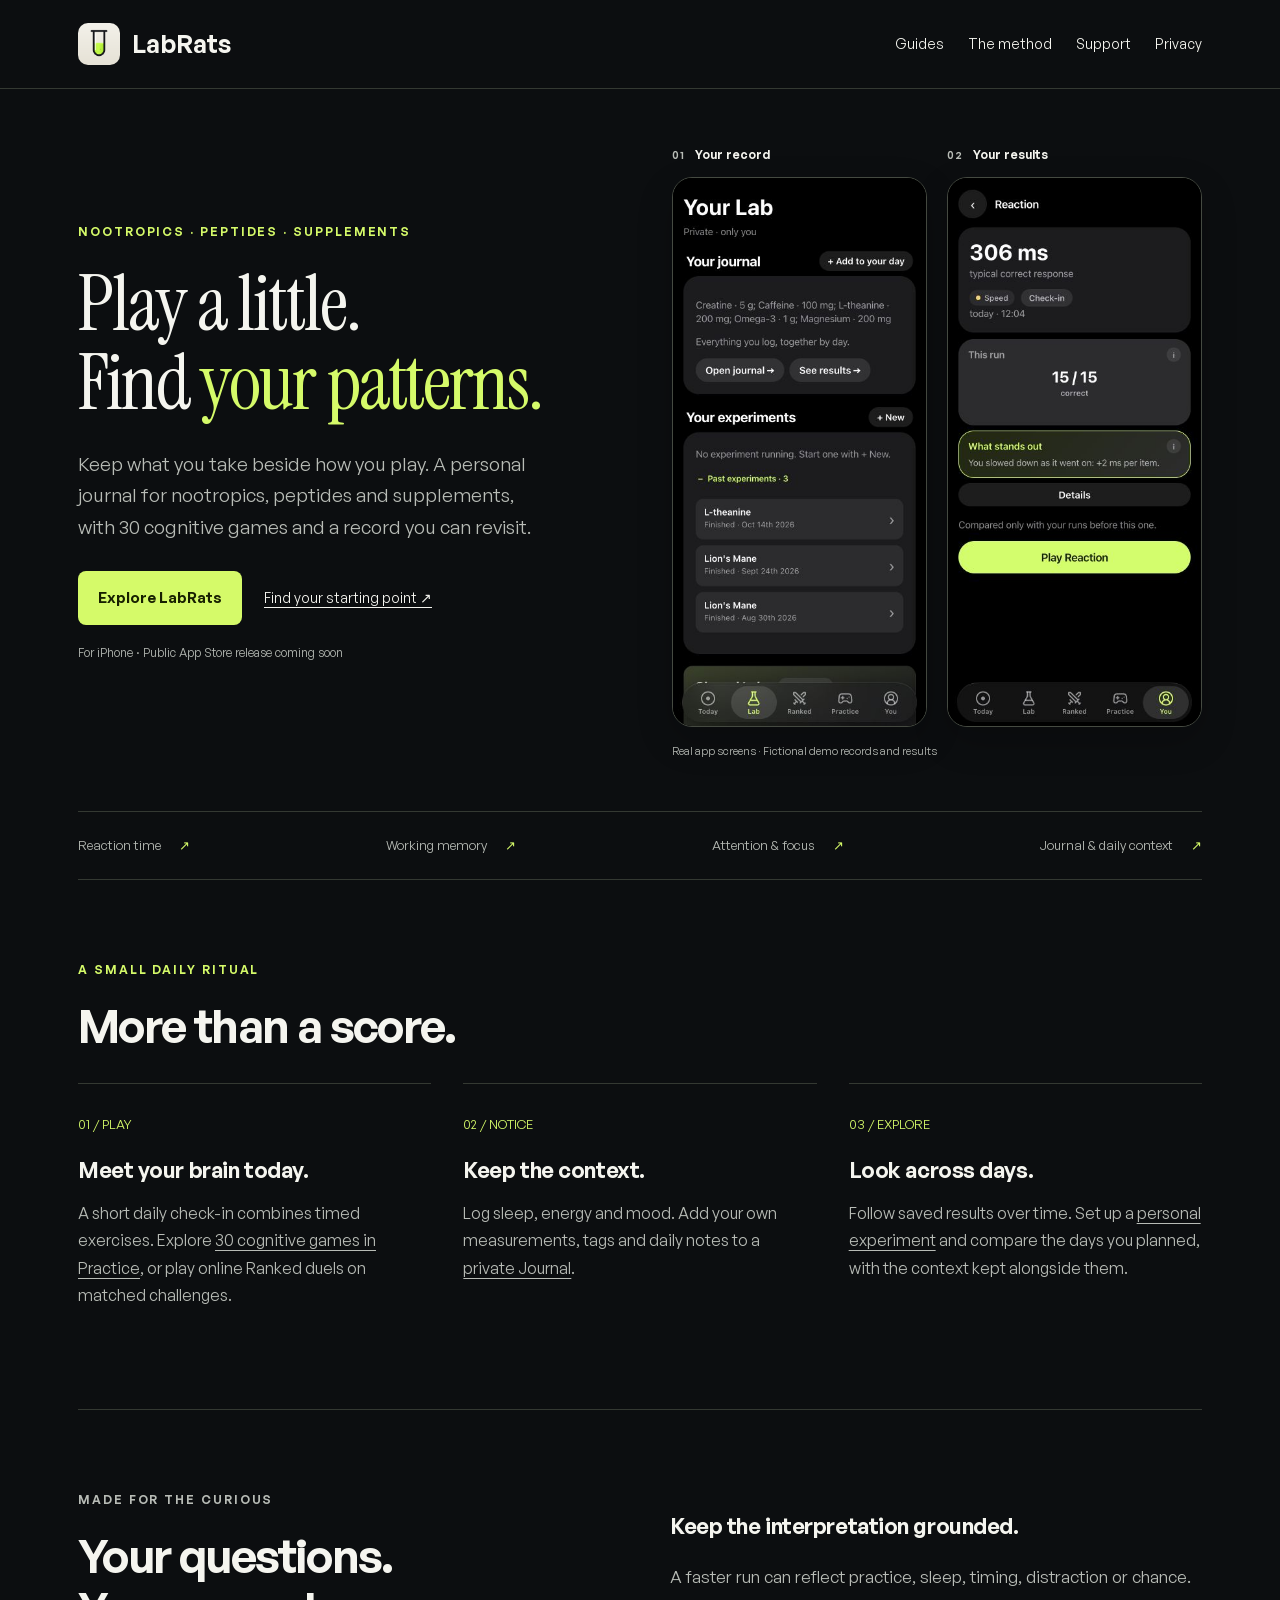
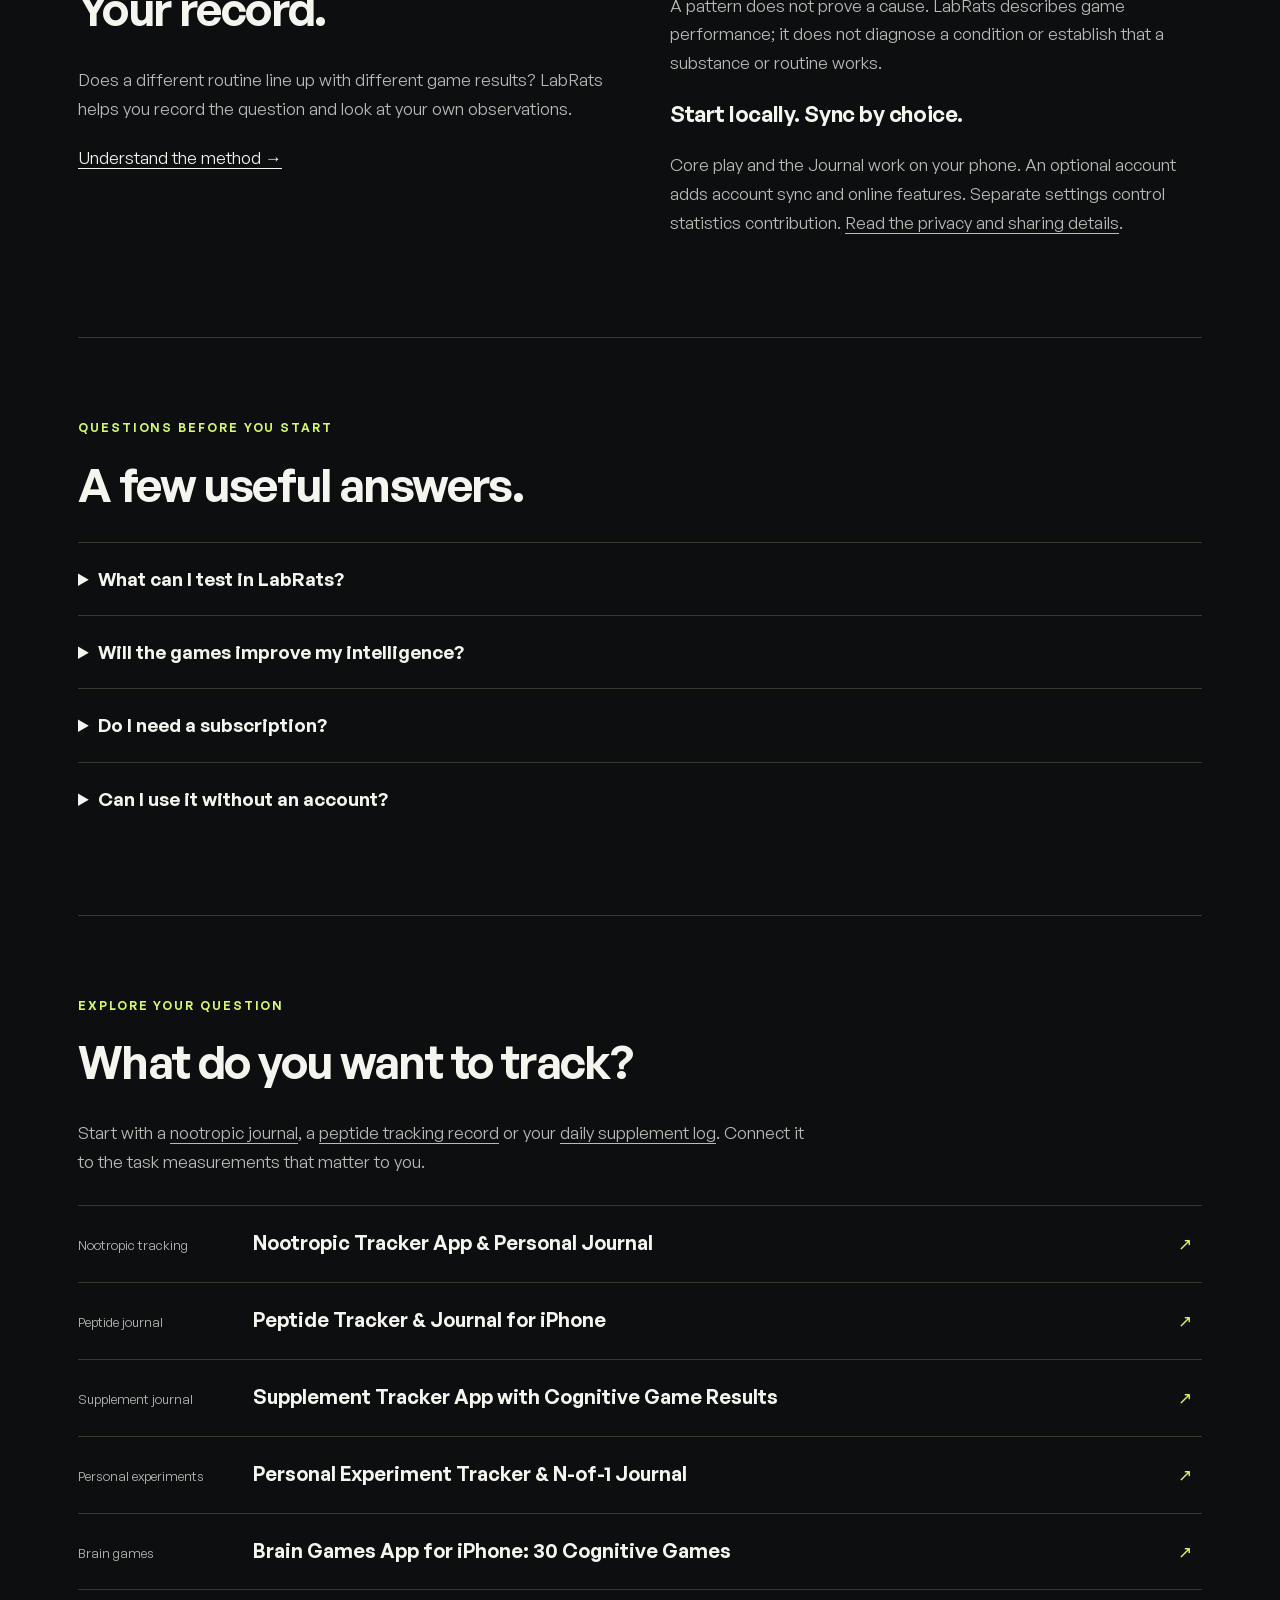
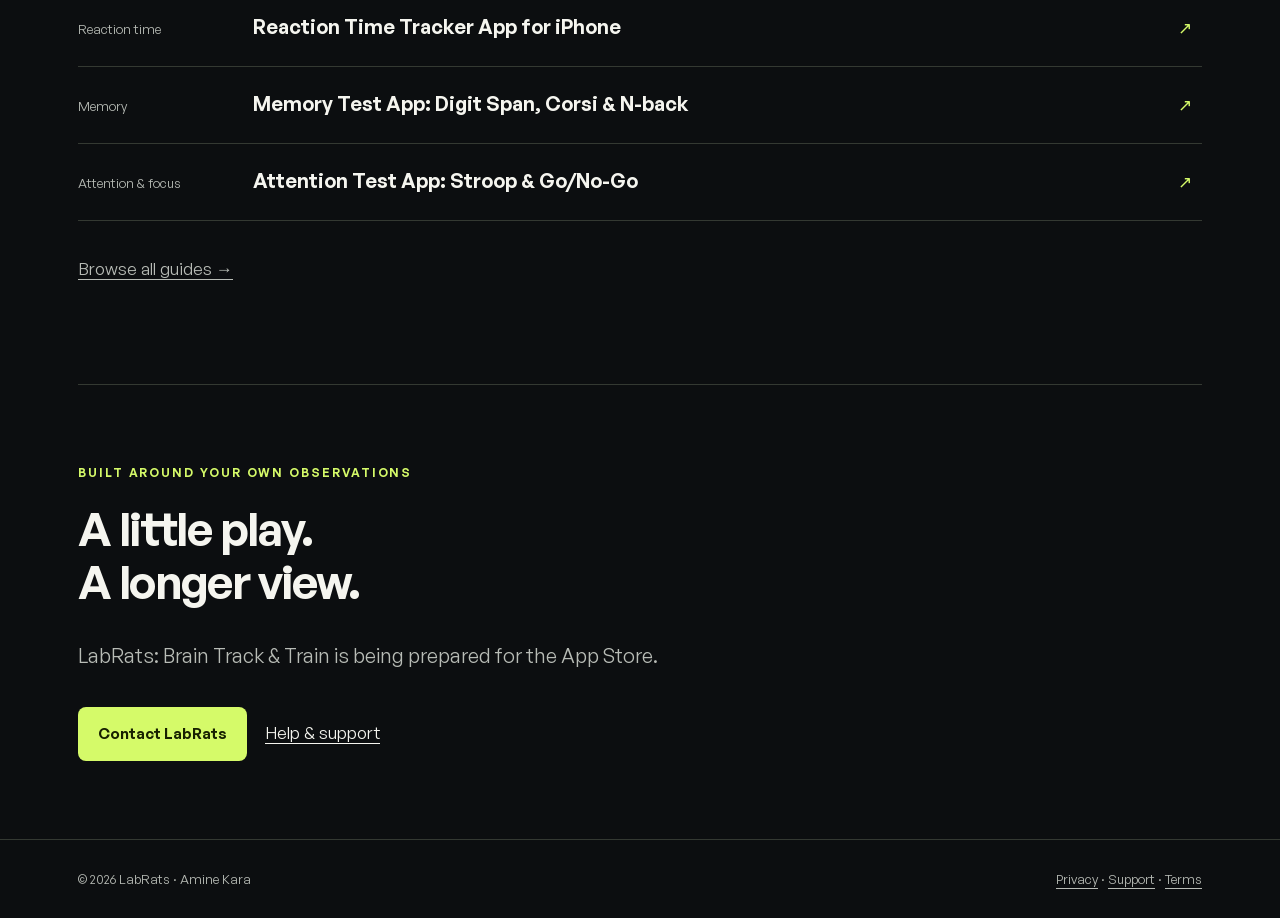
<file: index.html>
<!doctype html>
<html lang="en"><head><meta charset="utf-8"><meta name="viewport" content="width=device-width,initial-scale=1"><title>LabRats — Nootropics, Peptides &amp; Supplement Journal</title><meta name="description" content="Track nootropics, peptides and supplements beside reaction time, memory and attention games. Keep a private journal and plan personal experiments on iPhone."><link rel="canonical" href="https://aakk91.github.io/labrats-legal/"><meta name="robots" content="index,follow"><meta property="og:type" content="website"><meta property="og:title" content="LabRats — Nootropics, Peptides &amp; Supplement Journal"><meta property="og:description" content="Your own log of nootropics, peptides and supplements, alongside cognitive games and personal comparisons."><meta property="og:url" content="https://aakk91.github.io/labrats-legal/"><meta property="og:image" content="https://aakk91.github.io/labrats-legal/icon.png"><meta name="twitter:card" content="summary"><link rel="icon" href="icon.png"><link rel="stylesheet" href="style.css"><link rel="stylesheet" href="design.css"><script type="application/ld+json">{"@context":"https://schema.org","@type":"SoftwareApplication","name":"LabRats: Brain Track & Train","operatingSystem":"iOS","applicationCategory":"HealthApplication","url":"https://aakk91.github.io/labrats-legal/","description":"A personal journal for nootropics, peptides and supplements with cognitive games and planned comparisons.","image":"https://aakk91.github.io/labrats-legal/icon.png","publisher":{"@type":"Person","name":"Amine Kara"}}</script></head>
<body><a class="skip" href="#main">Skip to content</a><header><nav class="wrap" aria-label="Main"><a class="brand" href="./"><img src="icon.png" alt="" width="42" height="42">LabRats</a><div class="links"><a href="guides.html">Guides</a><a href="method.html">The method</a><a href="support.html">Support</a><a href="privacy-policy.html">Privacy</a></div></nav></header>
<main id="main" class="wrap"><div class="hero"><div><p class="eyebrow">Nootropics · Peptides · Supplements</p><h1>Play a little.<br>Find <em>your patterns.</em></h1><p class="lead">Keep what you take beside how you play. A personal journal for nootropics, peptides and supplements, with 30 cognitive games and a record you can revisit.</p><div class="actions"><a class="button" href="#how-it-works">Explore LabRats</a><a class="secondary" href="guides.html">Find your starting point <span aria-hidden="true">↗</span></a></div><p class="small" style="margin-top:18px">For iPhone · Public App Store release coming soon</p></div><figure class="home-screens"><div class="screen-pair"><div class="screen-panel"><p class="screen-label"><span>01</span> Your record</p><a href="supplement-tracker.html" aria-label="Explore the supplement journal"><img src="app-your-lab.jpg" alt="Actual LabRats Your Lab screen with a journal and past experiments" width="390" height="844" fetchpriority="high"></a></div><div class="screen-panel"><p class="screen-label"><span>02</span> Your results</p><a href="reaction-time-test.html" aria-label="Explore reaction-time results"><img src="app-reaction-result.jpg" alt="Actual LabRats Reaction result with response time and correct answers" width="390" height="844" fetchpriority="high"></a></div></div><figcaption>Real app screens · Fictional demo records and results</figcaption></figure></div>
<nav class="strip" aria-label="Explore measurements and tracking"><a href="reaction-time-test.html">Reaction time <span aria-hidden="true">↗</span></a><a href="memory-test.html">Working memory <span aria-hidden="true">↗</span></a><a href="attention-focus-tests.html">Attention &amp; focus <span aria-hidden="true">↗</span></a><a href="supplement-tracker.html">Journal &amp; daily context <span aria-hidden="true">↗</span></a></nav>
<section class="section" id="how-it-works"><p class="eyebrow">A small daily ritual</p><h2>More than a score.</h2><div class="grid"><article><span class="number">01 / PLAY</span><h3>Meet your brain today.</h3><p>A short daily check-in combines timed exercises. Explore <a href="brain-training-app.html">30 cognitive games in Practice</a>, or play online Ranked duels on matched challenges.</p></article><article><span class="number">02 / NOTICE</span><h3>Keep the context.</h3><p>Log sleep, energy and mood. Add your own measurements, tags and daily notes to a <a href="supplement-tracker.html">private Journal</a>.</p></article><article><span class="number">03 / EXPLORE</span><h3>Look across days.</h3><p>Follow saved results over time. Set up a <a href="personal-experiment-tracker.html">personal experiment</a> and compare the days you planned, with the context kept alongside them.</p></article></div></section>
<section class="section two"><div><p class="eyebrow">Made for the curious</p><h2>Your questions.<br>Your record.</h2><p>Does a different routine line up with different game results? LabRats helps you record the question and look at your own observations.</p><a href="method.html">Understand the method →</a></div><div><h3>Keep the interpretation grounded.</h3><p>A faster run can reflect practice, sleep, timing, distraction or chance. A pattern does not prove a cause. LabRats describes game performance; it does not diagnose a condition or establish that a substance or routine works.</p><h3>Start locally. Sync by choice.</h3><p>Core play and the Journal work on your phone. An optional account adds account sync and online features. Separate settings control statistics contribution. <a href="privacy-policy.html">Read the privacy and sharing details</a>.</p></div></section>
<section class="section"><p class="eyebrow">Questions before you start</p><h2>A few useful answers.</h2><details><summary>What can I test in LabRats?</summary><p>Games cover <a href="reaction-time-test.html">reaction time</a>, <a href="memory-test.html">memory</a>, <a href="attention-focus-tests.html">attention</a>, reasoning, spatial tasks and multitasking. The app records results and offers personal trends based on the play you save.</p></details><details><summary>Will the games improve my intelligence?</summary><p>LabRats makes no promise to increase intelligence or improve performance outside its games. You may get better at a task through practice. The useful record is how your own game results change over time. <a href="brain-training-app.html">Explore the games and their limits</a>.</p></details><details><summary>Do I need a subscription?</summary><p>Core play, the daily check-in, Journal and personal experiments are available without Premium. Premium adds unlimited history, deeper analyses, Full Assessment, shared Labs and an ad-free experience. Available prices are shown in the app before purchase.</p></details><details><summary>Can I use it without an account?</summary><p>Yes. Core local play works offline. An account is required for online features such as Ranked and account sync. See the <a href="privacy-policy.html">privacy policy</a> for exactly what leaves your phone.</p></details></section>
<section class="section"><p class="eyebrow">Explore your question</p><h2>What do you want to track?</h2><p>Start with a <a href="nootropic-tracker.html">nootropic journal</a>, a <a href="peptide-tracker.html">peptide tracking record</a> or your <a href="supplement-tracker.html">daily supplement log</a>. Connect it to the task measurements that matter to you.</p><div class="guide-list"><a href="nootropic-tracker.html"><span>Nootropic tracking</span><strong>Nootropic Tracker App &amp; Personal Journal</strong><span aria-hidden="true">↗</span></a><a href="peptide-tracker.html"><span>Peptide journal</span><strong>Peptide Tracker &amp; Journal for iPhone</strong><span aria-hidden="true">↗</span></a><a href="supplement-tracker.html"><span>Supplement journal</span><strong>Supplement Tracker App with Cognitive Game Results</strong><span aria-hidden="true">↗</span></a><a href="personal-experiment-tracker.html"><span>Personal experiments</span><strong>Personal Experiment Tracker &amp; N-of-1 Journal</strong><span aria-hidden="true">↗</span></a><a href="brain-training-app.html"><span>Brain games</span><strong>Brain Games App for iPhone: 30 Cognitive Games</strong><span aria-hidden="true">↗</span></a><a href="reaction-time-test.html"><span>Reaction time</span><strong>Reaction Time Tracker App for iPhone</strong><span aria-hidden="true">↗</span></a><a href="memory-test.html"><span>Memory</span><strong>Memory Test App: Digit Span, Corsi &amp; N-back</strong><span aria-hidden="true">↗</span></a><a href="attention-focus-tests.html"><span>Attention &amp; focus</span><strong>Attention Test App: Stroop &amp; Go/No-Go</strong><span aria-hidden="true">↗</span></a></div><p><a href="guides.html">Browse all guides →</a></p></section><section class="closing"><p class="eyebrow">Built around your own observations</p><h2>A little play.<br>A longer view.</h2><p class="lead">LabRats: Brain Track &amp; Train is being prepared for the App Store.</p><div class="actions"><a class="button" href="mailto:applabrat@gmail.com">Contact LabRats</a><a href="support.html">Help &amp; support</a></div></section></main><footer><div class="wrap"><span>© 2026 LabRats · Amine Kara</span><span><a href="privacy-policy.html">Privacy</a> · <a href="support.html">Support</a> · <a href="https://www.apple.com/legal/internet-services/itunes/dev/stdeula/">Terms</a></span></div></footer></body></html>
</file>
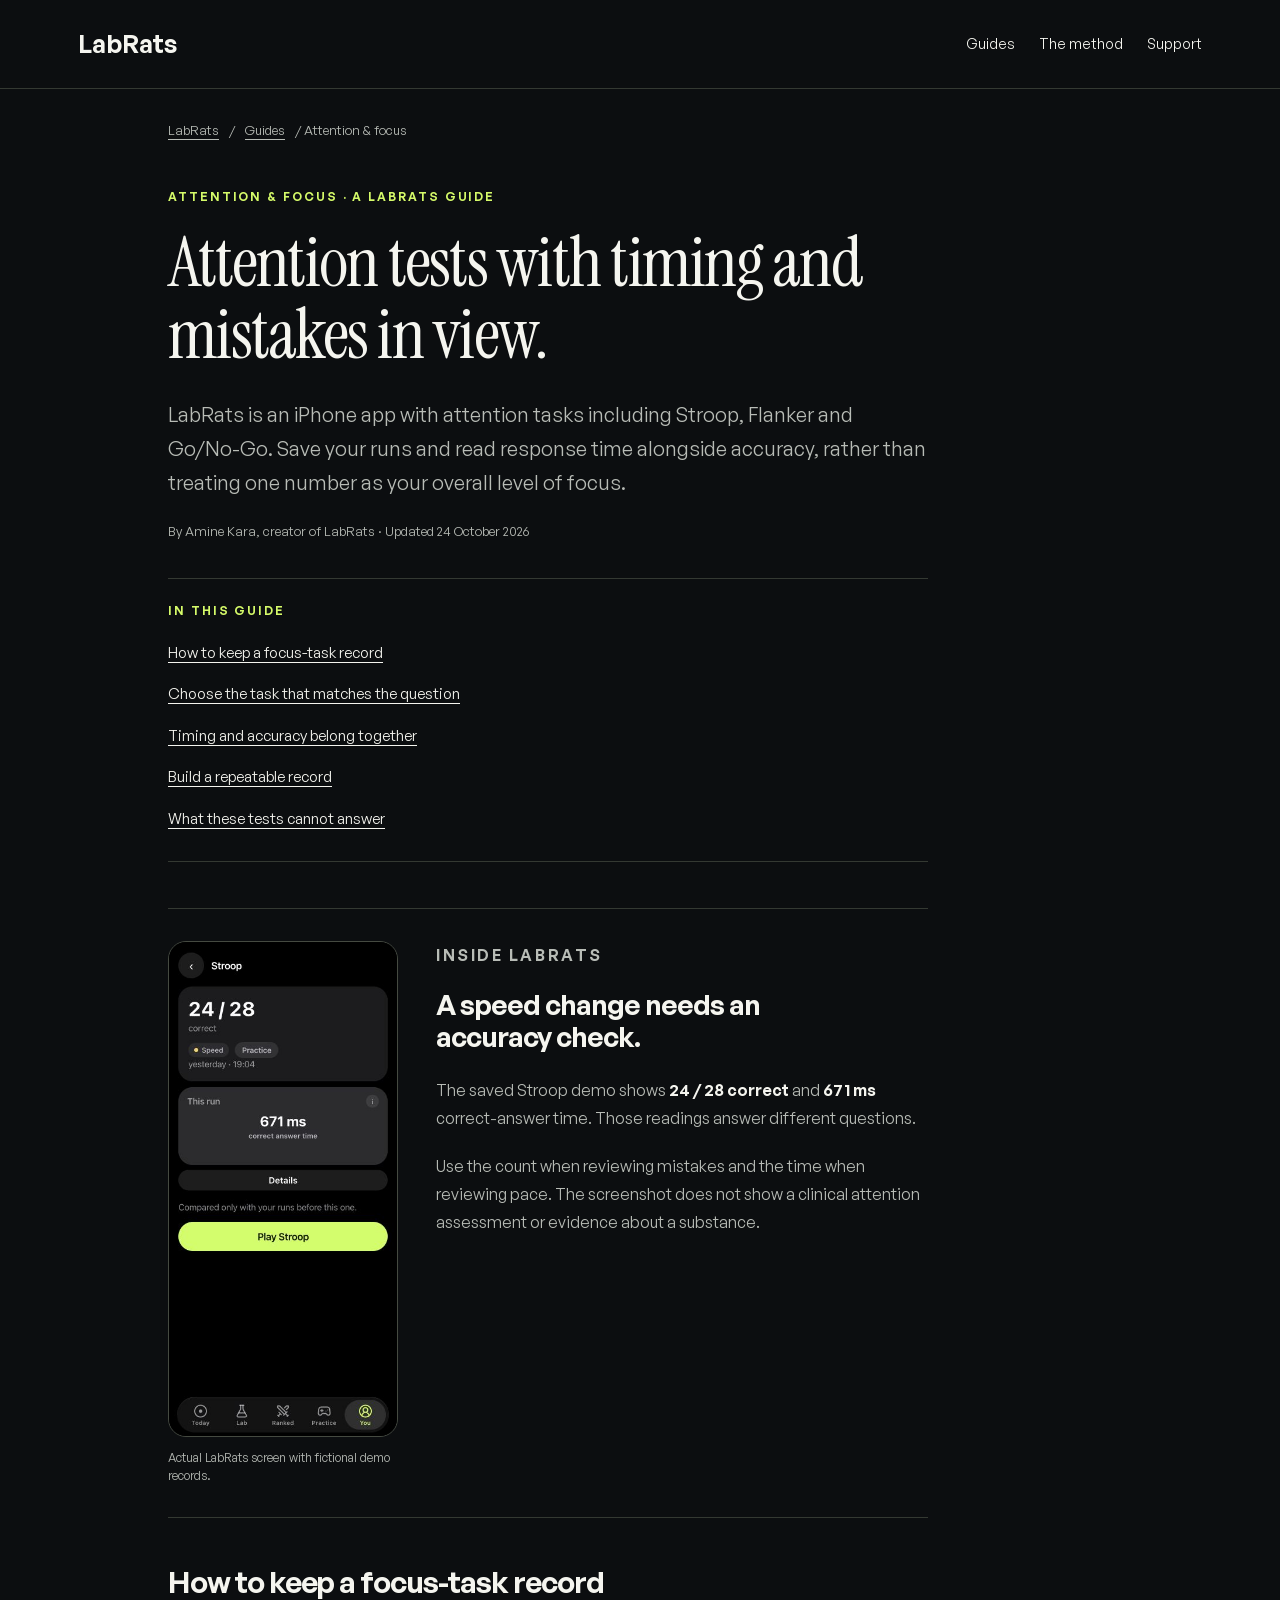
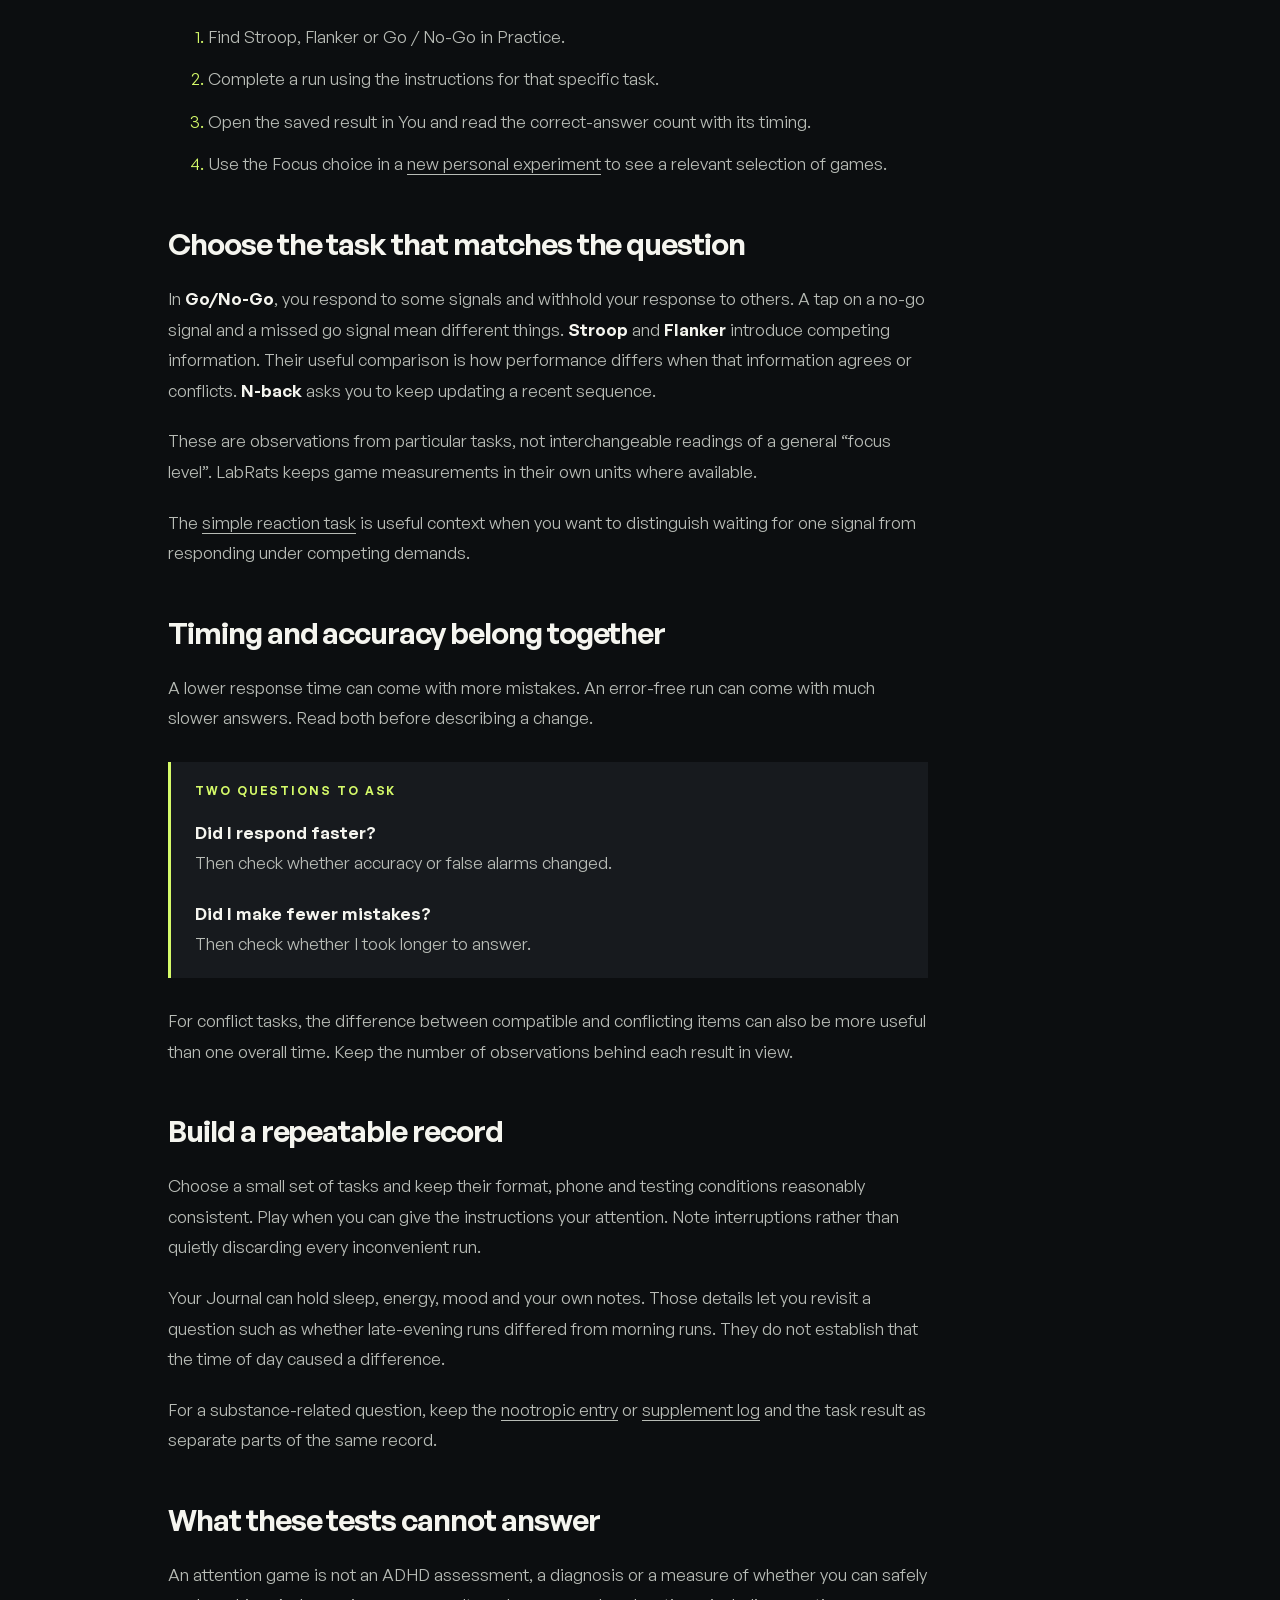
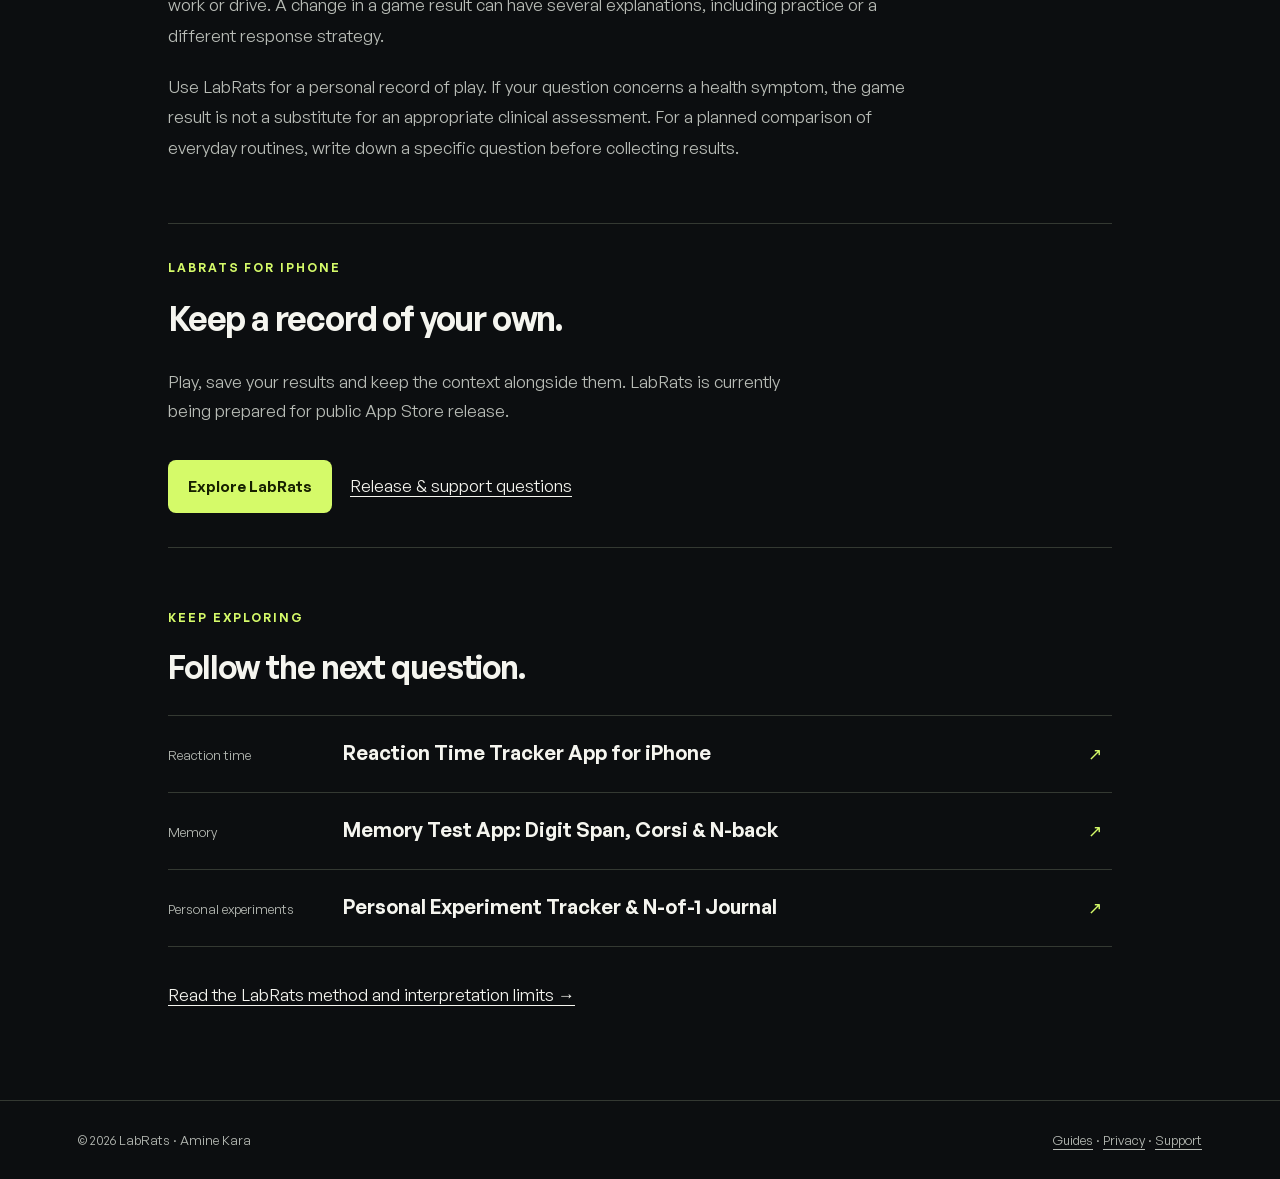
<file: attention-focus-tests.html>
<!doctype html>
<html lang="en"><head><meta charset="utf-8"><meta name="viewport" content="width=device-width,initial-scale=1">
<title>Attention Test App: Stroop &amp; Go/No-Go | LabRats</title><meta name="description" content="Read Stroop and Go/No-Go attention-game results through timing and accuracy. Explore LabRats for iPhone with saved runs and personal comparisons."><meta name="robots" content="index,follow,max-image-preview:large">
<link rel="canonical" href="https://aakk91.github.io/labrats-legal/attention-focus-tests.html"><link rel="stylesheet" href="style.css"><link rel="stylesheet" href="design.css"><link rel="icon" href="icon.png">
<meta property="og:type" content="article"><meta property="og:title" content="Attention Test App: Stroop &amp; Go/No-Go"><meta property="og:description" content="Read Stroop and Go/No-Go attention-game results through timing and accuracy. Explore LabRats for iPhone with saved runs and personal comparisons."><meta property="og:url" content="https://aakk91.github.io/labrats-legal/attention-focus-tests.html"><meta property="og:image" content="https://aakk91.github.io/labrats-legal/icon.png"><meta name="twitter:card" content="summary">
<script type="application/ld+json">{"@context": "https://schema.org", "@graph": [{"@type": "Article", "headline": "Attention Test App: Stroop & Go/No-Go", "description": "Read Stroop and Go/No-Go attention-game results through timing and accuracy. Explore LabRats for iPhone with saved runs and personal comparisons.", "datePublished": "2026-10-24", "dateModified": "2026-10-24", "inLanguage": "en", "mainEntityOfPage": "https://aakk91.github.io/labrats-legal/attention-focus-tests.html", "author": {"@type": "Person", "name": "Amine Kara", "url": "https://aakk91.github.io/labrats-legal/support.html"}, "publisher": {"@type": "Organization", "name": "LabRats", "url": "https://aakk91.github.io/labrats-legal/"}, "image": "https://aakk91.github.io/labrats-legal/app-stroop-result.jpg"}, {"@type": "BreadcrumbList", "itemListElement": [{"@type": "ListItem", "position": 1, "name": "LabRats", "item": "https://aakk91.github.io/labrats-legal/"}, {"@type": "ListItem", "position": 2, "name": "Guides", "item": "https://aakk91.github.io/labrats-legal/guides.html"}, {"@type": "ListItem", "position": 3, "name": "Attention & focus", "item": "https://aakk91.github.io/labrats-legal/attention-focus-tests.html"}]}]}</script></head><body>
<a class="skip" href="#main">Skip to content</a><header><nav class="wrap" aria-label="Main"><a class="brand" href="./">LabRats</a><div class="links"><a href="guides.html">Guides</a><a href="method.html">The method</a><a href="support.html">Support</a></div></nav></header><main id="main" class="wrap guide"><nav class="breadcrumbs" aria-label="Breadcrumb"><a href="./">LabRats</a><span>/</span><a href="guides.html">Guides</a><span>/ Attention &amp; focus</span></nav><article><div class="guide-intro"><p class="eyebrow">Attention &amp; focus · A LabRats guide</p><h1>Attention tests with timing and mistakes in view.</h1><p class="lead">LabRats is an iPhone app with attention tasks including Stroop, Flanker and Go/No-Go. Save your runs and read response time alongside accuracy, rather than treating one number as your overall level of focus.</p><p class="small">By Amine Kara, creator of LabRats · Updated <time datetime="2026-10-24">24 October 2026</time></p></div><nav class="contents" aria-label="On this page"><p class="eyebrow">In this guide</p><a href="#section-1">How to keep a focus-task record</a><a href="#section-2">Choose the task that matches the question</a><a href="#section-3">Timing and accuracy belong together</a><a href="#section-4">Build a repeatable record</a><a href="#section-5">What these tests cannot answer</a></nav><div class="article-body"><section class="app-proof" aria-label="Actual app screen"><figure><a href="app-stroop-result.jpg" aria-label="Open full-size app screenshot"><img src="app-stroop-result.jpg" alt="LabRats Stroop result showing 24 of 28 correct and 671 milliseconds correct-answer time." width="390" height="844" loading="lazy" decoding="async"></a><figcaption>Actual LabRats screen with fictional demo records.</figcaption></figure><div><p class="eyebrow">Inside LabRats</p><h2>A speed change needs an accuracy check.</h2><p>The saved Stroop demo shows <strong>24 / 28 correct</strong> and <strong>671 ms</strong> correct-answer time. Those readings answer different questions.</p><p>Use the count when reviewing mistakes and the time when reviewing pace. The screenshot does not show a clinical attention assessment or evidence about a substance.</p></div></section><section id="section-1"><h2>How to keep a focus-task record</h2><ol><li>Find Stroop, Flanker or Go / No-Go in Practice.</li><li>Complete a run using the instructions for that specific task.</li><li>Open the saved result in You and read the correct-answer count with its timing.</li><li>Use the Focus choice in a <a href="personal-experiment-tracker.html">new personal experiment</a> to see a relevant selection of games.</li></ol></section><section id="section-2"><h2>Choose the task that matches the question</h2><p>In <strong>Go/No-Go</strong>, you respond to some signals and withhold your response to others. A tap on a no-go signal and a missed go signal mean different things. <strong>Stroop</strong> and <strong>Flanker</strong> introduce competing information. Their useful comparison is how performance differs when that information agrees or conflicts. <strong>N-back</strong> asks you to keep updating a recent sequence.</p><p>These are observations from particular tasks, not interchangeable readings of a general “focus level”. LabRats keeps game measurements in their own units where available.</p><p>The <a href="reaction-time-test.html">simple reaction task</a> is useful context when you want to distinguish waiting for one signal from responding under competing demands.</p></section><section id="section-3"><h2>Timing and accuracy belong together</h2><p>A lower response time can come with more mistakes. An error-free run can come with much slower answers. Read both before describing a change.</p><div class="example"><span class="eyebrow">Two questions to ask</span><p><strong>Did I respond faster?</strong><br>Then check whether accuracy or false alarms changed.</p><p><strong>Did I make fewer mistakes?</strong><br>Then check whether I took longer to answer.</p></div><p>For conflict tasks, the difference between compatible and conflicting items can also be more useful than one overall time. Keep the number of observations behind each result in view.</p></section><section id="section-4"><h2>Build a repeatable record</h2><p>Choose a small set of tasks and keep their format, phone and testing conditions reasonably consistent. Play when you can give the instructions your attention. Note interruptions rather than quietly discarding every inconvenient run.</p><p>Your Journal can hold sleep, energy, mood and your own notes. Those details let you revisit a question such as whether late-evening runs differed from morning runs. They do not establish that the time of day caused a difference.</p><p>For a substance-related question, keep the <a href="nootropic-tracker.html">nootropic entry</a> or <a href="supplement-tracker.html">supplement log</a> and the task result as separate parts of the same record.</p></section><section id="section-5"><h2>What these tests cannot answer</h2><p>An attention game is not an ADHD assessment, a diagnosis or a measure of whether you can safely work or drive. A change in a game result can have several explanations, including practice or a different response strategy.</p><p>Use LabRats for a personal record of play. If your question concerns a health symptom, the game result is not a substitute for an appropriate clinical assessment. For a planned comparison of everyday routines, write down a specific question before collecting results.</p></section></div></article><aside class="guide-cta"><p class="eyebrow">LabRats for iPhone</p><h2>Keep a record of your own.</h2><p>Play, save your results and keep the context alongside them. LabRats is currently being prepared for public App Store release.</p><div class="actions"><a class="button" href="./">Explore LabRats</a><a href="support.html">Release &amp; support questions</a></div></aside><section class="related"><p class="eyebrow">Keep exploring</p><h2>Follow the next question.</h2><div class="guide-list"><a href="reaction-time-test.html"><span>Reaction time</span><strong>Reaction Time Tracker App for iPhone</strong><span aria-hidden="true">↗</span></a><a href="memory-test.html"><span>Memory</span><strong>Memory Test App: Digit Span, Corsi &amp; N-back</strong><span aria-hidden="true">↗</span></a><a href="personal-experiment-tracker.html"><span>Personal experiments</span><strong>Personal Experiment Tracker &amp; N-of-1 Journal</strong><span aria-hidden="true">↗</span></a></div><p><a href="method.html">Read the LabRats method and interpretation limits →</a></p></section></main><footer><div class="wrap"><span>© 2026 LabRats · Amine Kara</span><span><a href="guides.html">Guides</a> · <a href="privacy-policy.html">Privacy</a> · <a href="support.html">Support</a></span></div></footer></body></html>
</file>
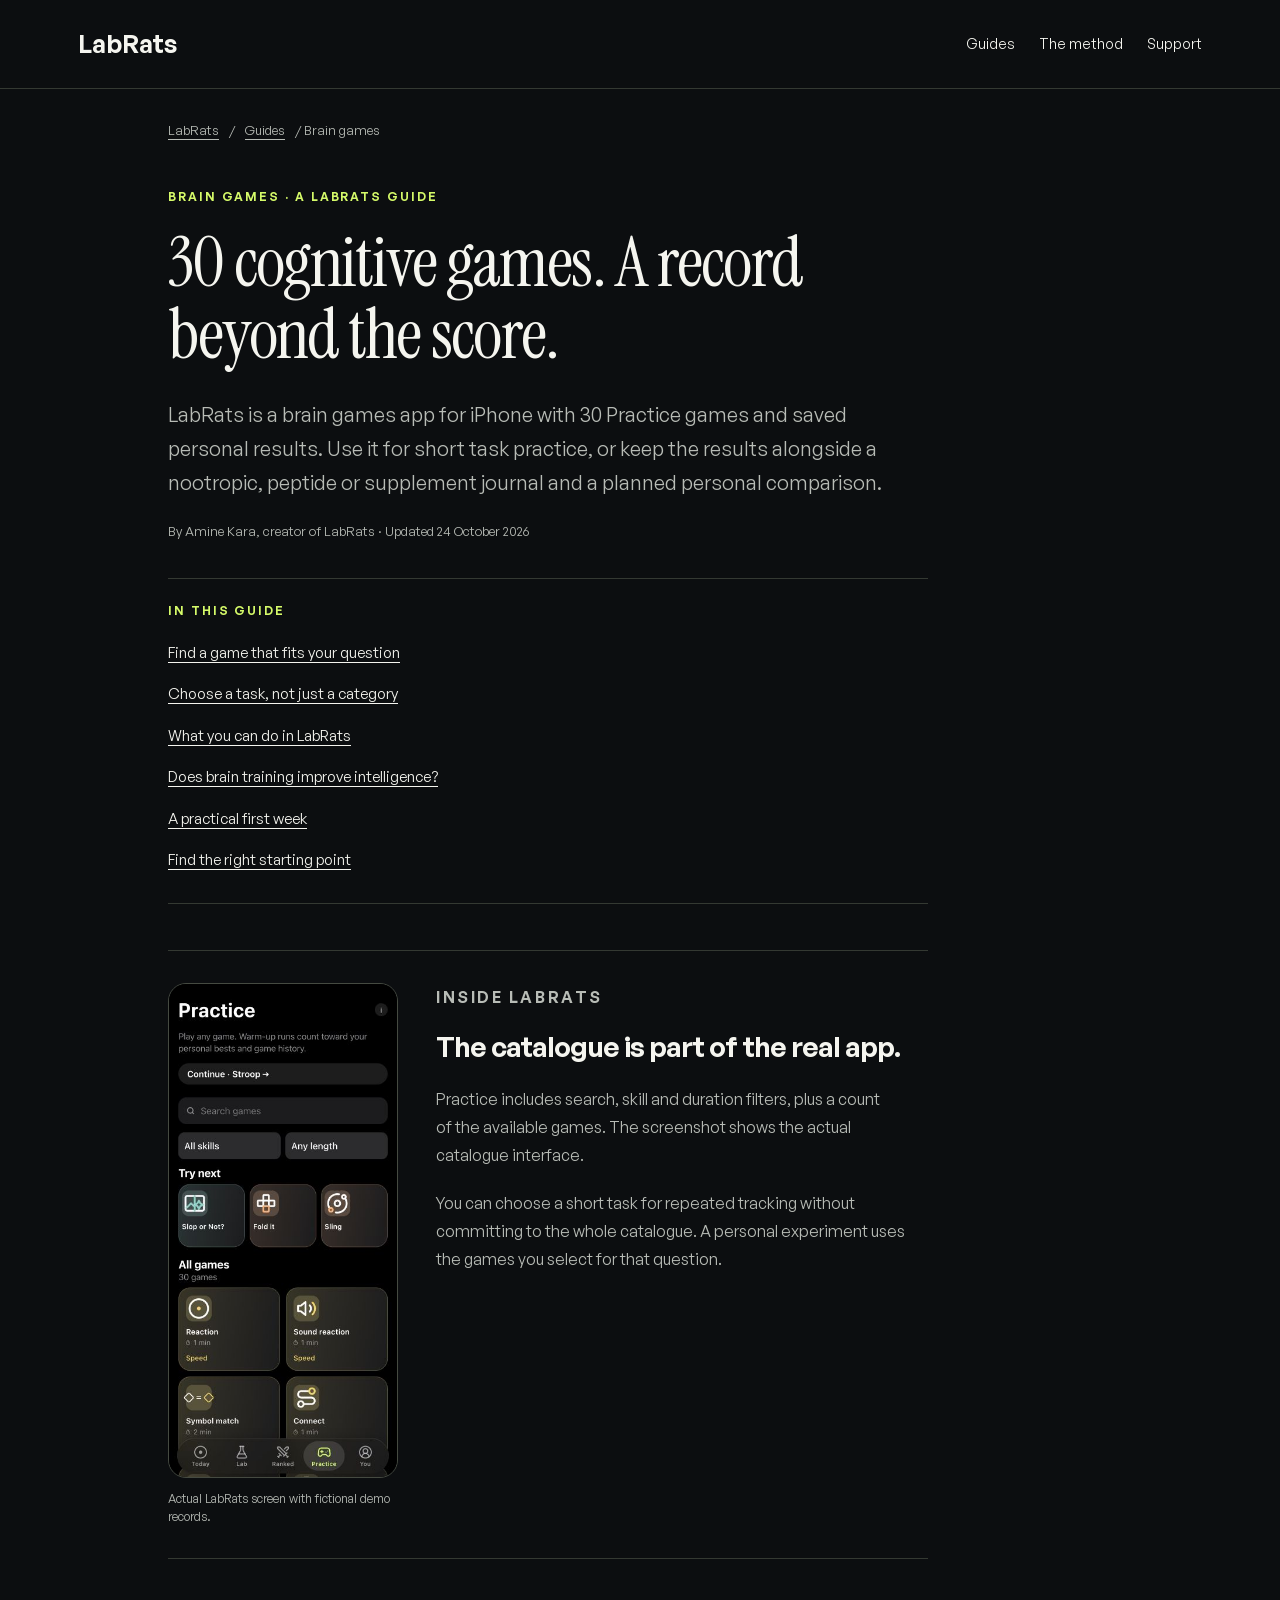
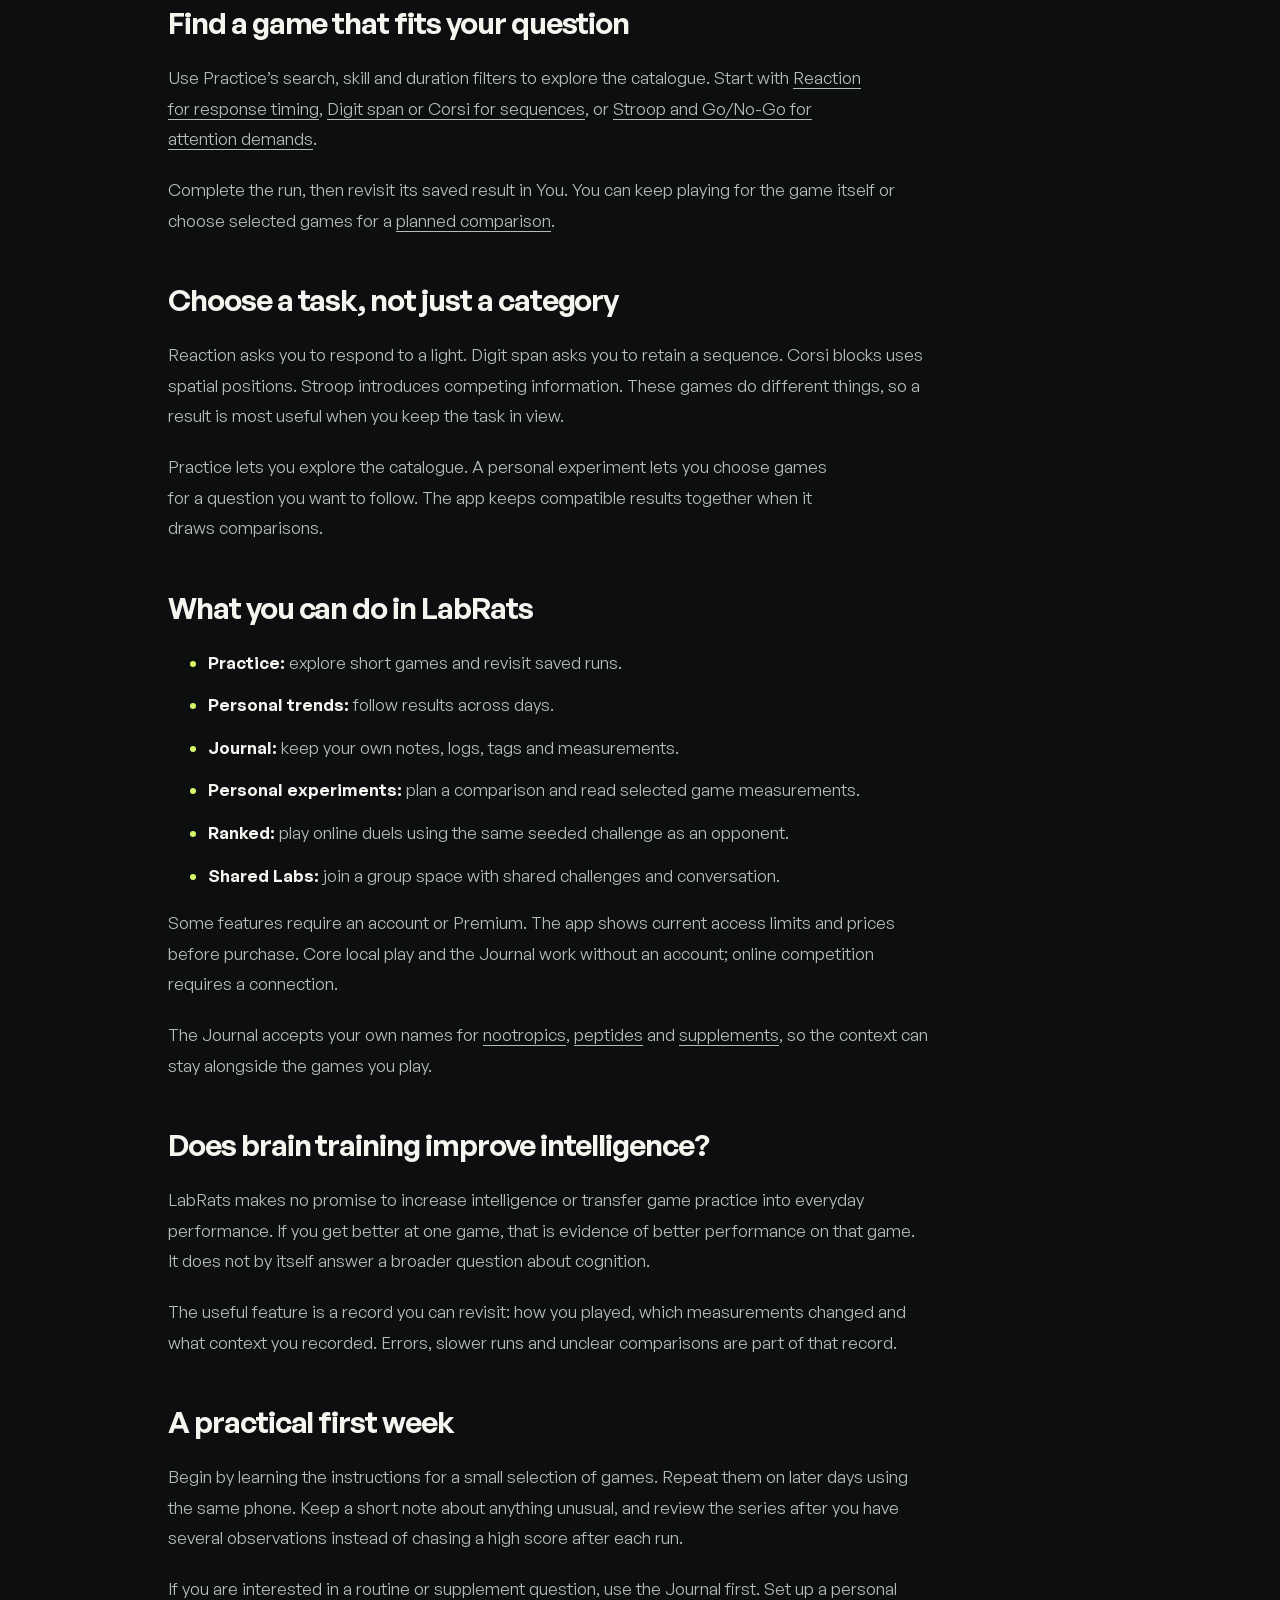
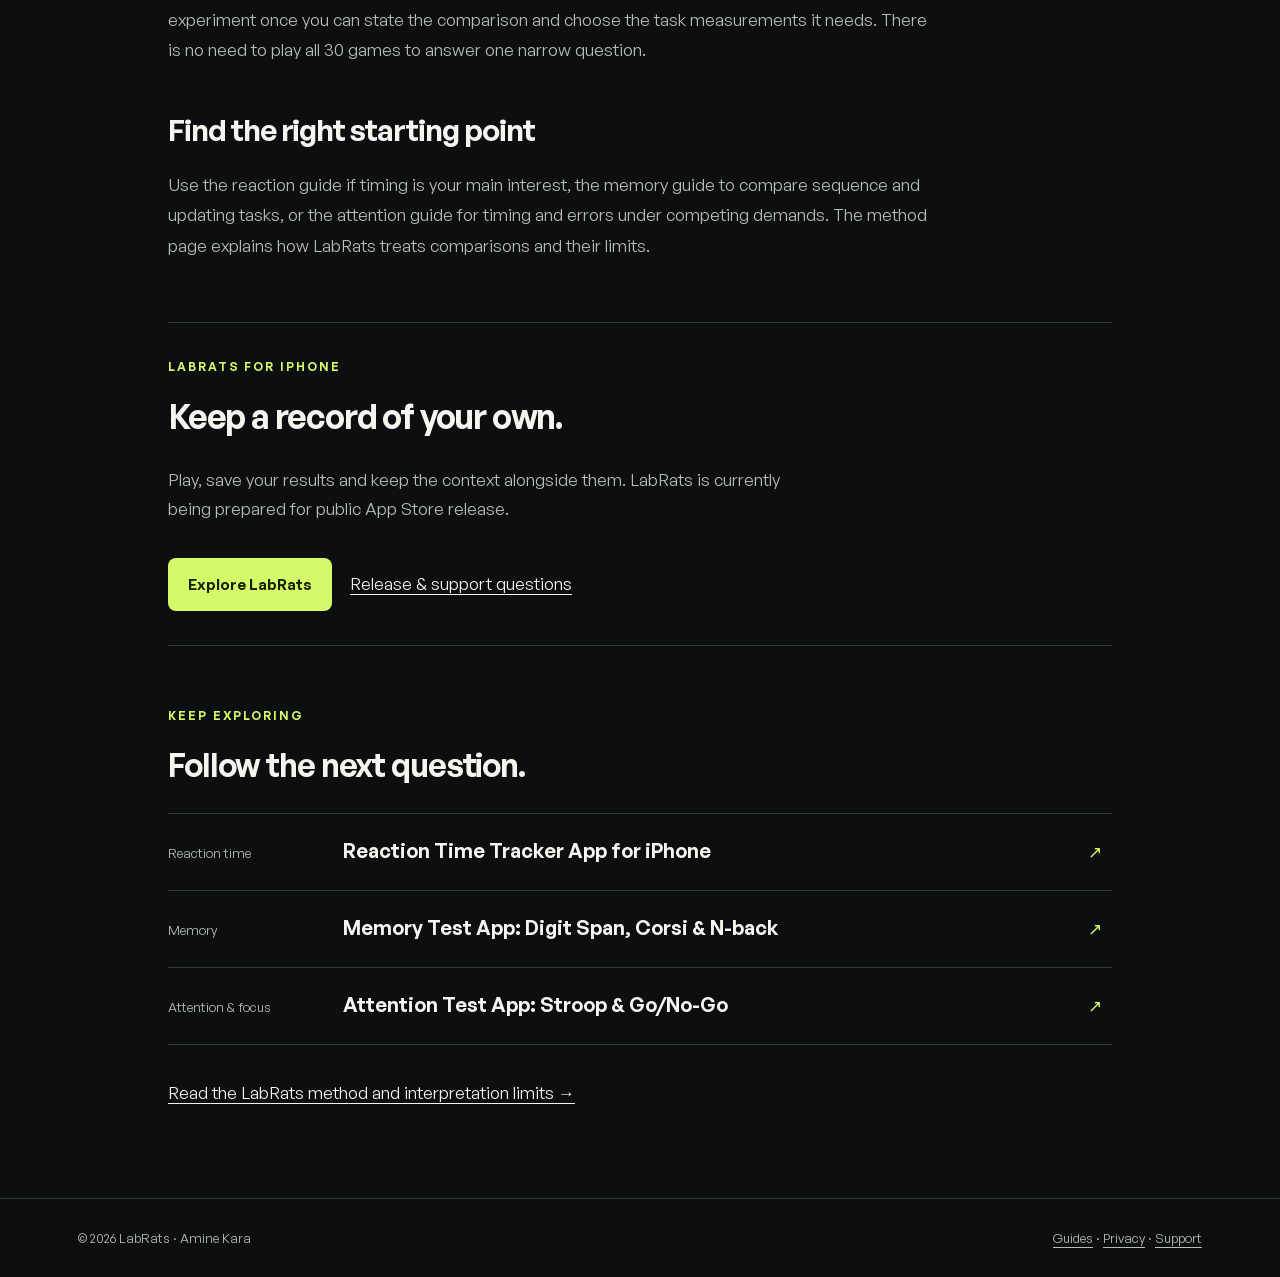
<file: brain-training-app.html>
<!doctype html>
<html lang="en"><head><meta charset="utf-8"><meta name="viewport" content="width=device-width,initial-scale=1">
<title>Brain Games App for iPhone: 30 Cognitive Games | LabRats</title><meta name="description" content="Explore 30 LabRats cognitive games for iPhone, with reaction-time, memory and attention results, a supplement journal and personal experiments."><meta name="robots" content="index,follow,max-image-preview:large">
<link rel="canonical" href="https://aakk91.github.io/labrats-legal/brain-training-app.html"><link rel="stylesheet" href="style.css"><link rel="stylesheet" href="design.css"><link rel="icon" href="icon.png">
<meta property="og:type" content="article"><meta property="og:title" content="Brain Games App for iPhone: 30 Cognitive Games"><meta property="og:description" content="Explore 30 LabRats cognitive games for iPhone, with reaction-time, memory and attention results, a supplement journal and personal experiments."><meta property="og:url" content="https://aakk91.github.io/labrats-legal/brain-training-app.html"><meta property="og:image" content="https://aakk91.github.io/labrats-legal/icon.png"><meta name="twitter:card" content="summary">
<script type="application/ld+json">{"@context": "https://schema.org", "@graph": [{"@type": "Article", "headline": "Brain Games App for iPhone: 30 Cognitive Games", "description": "Explore 30 LabRats cognitive games for iPhone, with reaction-time, memory and attention results, a supplement journal and personal experiments.", "datePublished": "2026-10-24", "dateModified": "2026-10-24", "inLanguage": "en", "mainEntityOfPage": "https://aakk91.github.io/labrats-legal/brain-training-app.html", "author": {"@type": "Person", "name": "Amine Kara", "url": "https://aakk91.github.io/labrats-legal/support.html"}, "publisher": {"@type": "Organization", "name": "LabRats", "url": "https://aakk91.github.io/labrats-legal/"}, "image": "https://aakk91.github.io/labrats-legal/app-practice-games.jpg"}, {"@type": "BreadcrumbList", "itemListElement": [{"@type": "ListItem", "position": 1, "name": "LabRats", "item": "https://aakk91.github.io/labrats-legal/"}, {"@type": "ListItem", "position": 2, "name": "Guides", "item": "https://aakk91.github.io/labrats-legal/guides.html"}, {"@type": "ListItem", "position": 3, "name": "Brain games", "item": "https://aakk91.github.io/labrats-legal/brain-training-app.html"}]}]}</script></head><body>
<a class="skip" href="#main">Skip to content</a><header><nav class="wrap" aria-label="Main"><a class="brand" href="./">LabRats</a><div class="links"><a href="guides.html">Guides</a><a href="method.html">The method</a><a href="support.html">Support</a></div></nav></header><main id="main" class="wrap guide"><nav class="breadcrumbs" aria-label="Breadcrumb"><a href="./">LabRats</a><span>/</span><a href="guides.html">Guides</a><span>/ Brain games</span></nav><article><div class="guide-intro"><p class="eyebrow">Brain games · A LabRats guide</p><h1>30 cognitive games. A record beyond the score.</h1><p class="lead">LabRats is a brain games app for iPhone with 30 Practice games and saved personal results. Use it for short task practice, or keep the results alongside a nootropic, peptide or supplement journal and a planned personal comparison.</p><p class="small">By Amine Kara, creator of LabRats · Updated <time datetime="2026-10-24">24 October 2026</time></p></div><nav class="contents" aria-label="On this page"><p class="eyebrow">In this guide</p><a href="#section-1">Find a game that fits your question</a><a href="#section-2">Choose a task, not just a category</a><a href="#section-3">What you can do in LabRats</a><a href="#section-4">Does brain training improve intelligence?</a><a href="#section-5">A practical first week</a><a href="#section-6">Find the right starting point</a></nav><div class="article-body"><section class="app-proof" aria-label="Actual app screen"><figure><a href="app-practice-games.jpg" aria-label="Open full-size app screenshot"><img src="app-practice-games.jpg" alt="LabRats Practice screen showing search, filters, suggested games and the 30-game catalogue." width="390" height="844" loading="lazy" decoding="async"></a><figcaption>Actual LabRats screen with fictional demo records.</figcaption></figure><div><p class="eyebrow">Inside LabRats</p><h2>The catalogue is part of the real app.</h2><p>Practice includes search, skill and duration filters, plus a count of the available games. The screenshot shows the actual catalogue interface.</p><p>You can choose a short task for repeated tracking without committing to the whole catalogue. A personal experiment uses the games you select for that question.</p></div></section><section id="section-1"><h2>Find a game that fits your question</h2><p>Use Practice’s search, skill and duration filters to explore the catalogue. Start with <a href="reaction-time-test.html">Reaction for response timing</a>, <a href="memory-test.html">Digit span or Corsi for sequences</a>, or <a href="attention-focus-tests.html">Stroop and Go/No-Go for attention demands</a>.</p><p>Complete the run, then revisit its saved result in You. You can keep playing for the game itself or choose selected games for a <a href="personal-experiment-tracker.html">planned comparison</a>.</p></section><section id="section-2"><h2>Choose a task, not just a category</h2><p>Reaction asks you to respond to a light. Digit span asks you to retain a sequence. Corsi blocks uses spatial positions. Stroop introduces competing information. These games do different things, so a result is most useful when you keep the task in view.</p><p>Practice lets you explore the catalogue. A personal experiment lets you choose games for a question you want to follow. The app keeps compatible results together when it draws comparisons.</p></section><section id="section-3"><h2>What you can do in LabRats</h2><ul><li><strong>Practice:</strong> explore short games and revisit saved runs.</li><li><strong>Personal trends:</strong> follow results across days.</li><li><strong>Journal:</strong> keep your own notes, logs, tags and measurements.</li><li><strong>Personal experiments:</strong> plan a comparison and read selected game measurements.</li><li><strong>Ranked:</strong> play online duels using the same seeded challenge as an opponent.</li><li><strong>Shared Labs:</strong> join a group space with shared challenges and conversation.</li></ul><p>Some features require an account or Premium. The app shows current access limits and prices before purchase. Core local play and the Journal work without an account; online competition requires a connection.</p><p>The Journal accepts your own names for <a href="nootropic-tracker.html">nootropics</a>, <a href="peptide-tracker.html">peptides</a> and <a href="supplement-tracker.html">supplements</a>, so the context can stay alongside the games you play.</p></section><section id="section-4"><h2>Does brain training improve intelligence?</h2><p>LabRats makes no promise to increase intelligence or transfer game practice into everyday performance. If you get better at one game, that is evidence of better performance on that game. It does not by itself answer a broader question about cognition.</p><p>The useful feature is a record you can revisit: how you played, which measurements changed and what context you recorded. Errors, slower runs and unclear comparisons are part of that record.</p></section><section id="section-5"><h2>A practical first week</h2><p>Begin by learning the instructions for a small selection of games. Repeat them on later days using the same phone. Keep a short note about anything unusual, and review the series after you have several observations instead of chasing a high score after each run.</p><p>If you are interested in a routine or supplement question, use the Journal first. Set up a personal experiment once you can state the comparison and choose the task measurements it needs. There is no need to play all 30 games to answer one narrow question.</p></section><section id="section-6"><h2>Find the right starting point</h2><p>Use the reaction guide if timing is your main interest, the memory guide to compare sequence and updating tasks, or the attention guide for timing and errors under competing demands. The method page explains how LabRats treats comparisons and their limits.</p></section></div></article><aside class="guide-cta"><p class="eyebrow">LabRats for iPhone</p><h2>Keep a record of your own.</h2><p>Play, save your results and keep the context alongside them. LabRats is currently being prepared for public App Store release.</p><div class="actions"><a class="button" href="./">Explore LabRats</a><a href="support.html">Release &amp; support questions</a></div></aside><section class="related"><p class="eyebrow">Keep exploring</p><h2>Follow the next question.</h2><div class="guide-list"><a href="reaction-time-test.html"><span>Reaction time</span><strong>Reaction Time Tracker App for iPhone</strong><span aria-hidden="true">↗</span></a><a href="memory-test.html"><span>Memory</span><strong>Memory Test App: Digit Span, Corsi &amp; N-back</strong><span aria-hidden="true">↗</span></a><a href="attention-focus-tests.html"><span>Attention &amp; focus</span><strong>Attention Test App: Stroop &amp; Go/No-Go</strong><span aria-hidden="true">↗</span></a></div><p><a href="method.html">Read the LabRats method and interpretation limits →</a></p></section></main><footer><div class="wrap"><span>© 2026 LabRats · Amine Kara</span><span><a href="guides.html">Guides</a> · <a href="privacy-policy.html">Privacy</a> · <a href="support.html">Support</a></span></div></footer></body></html>
</file>
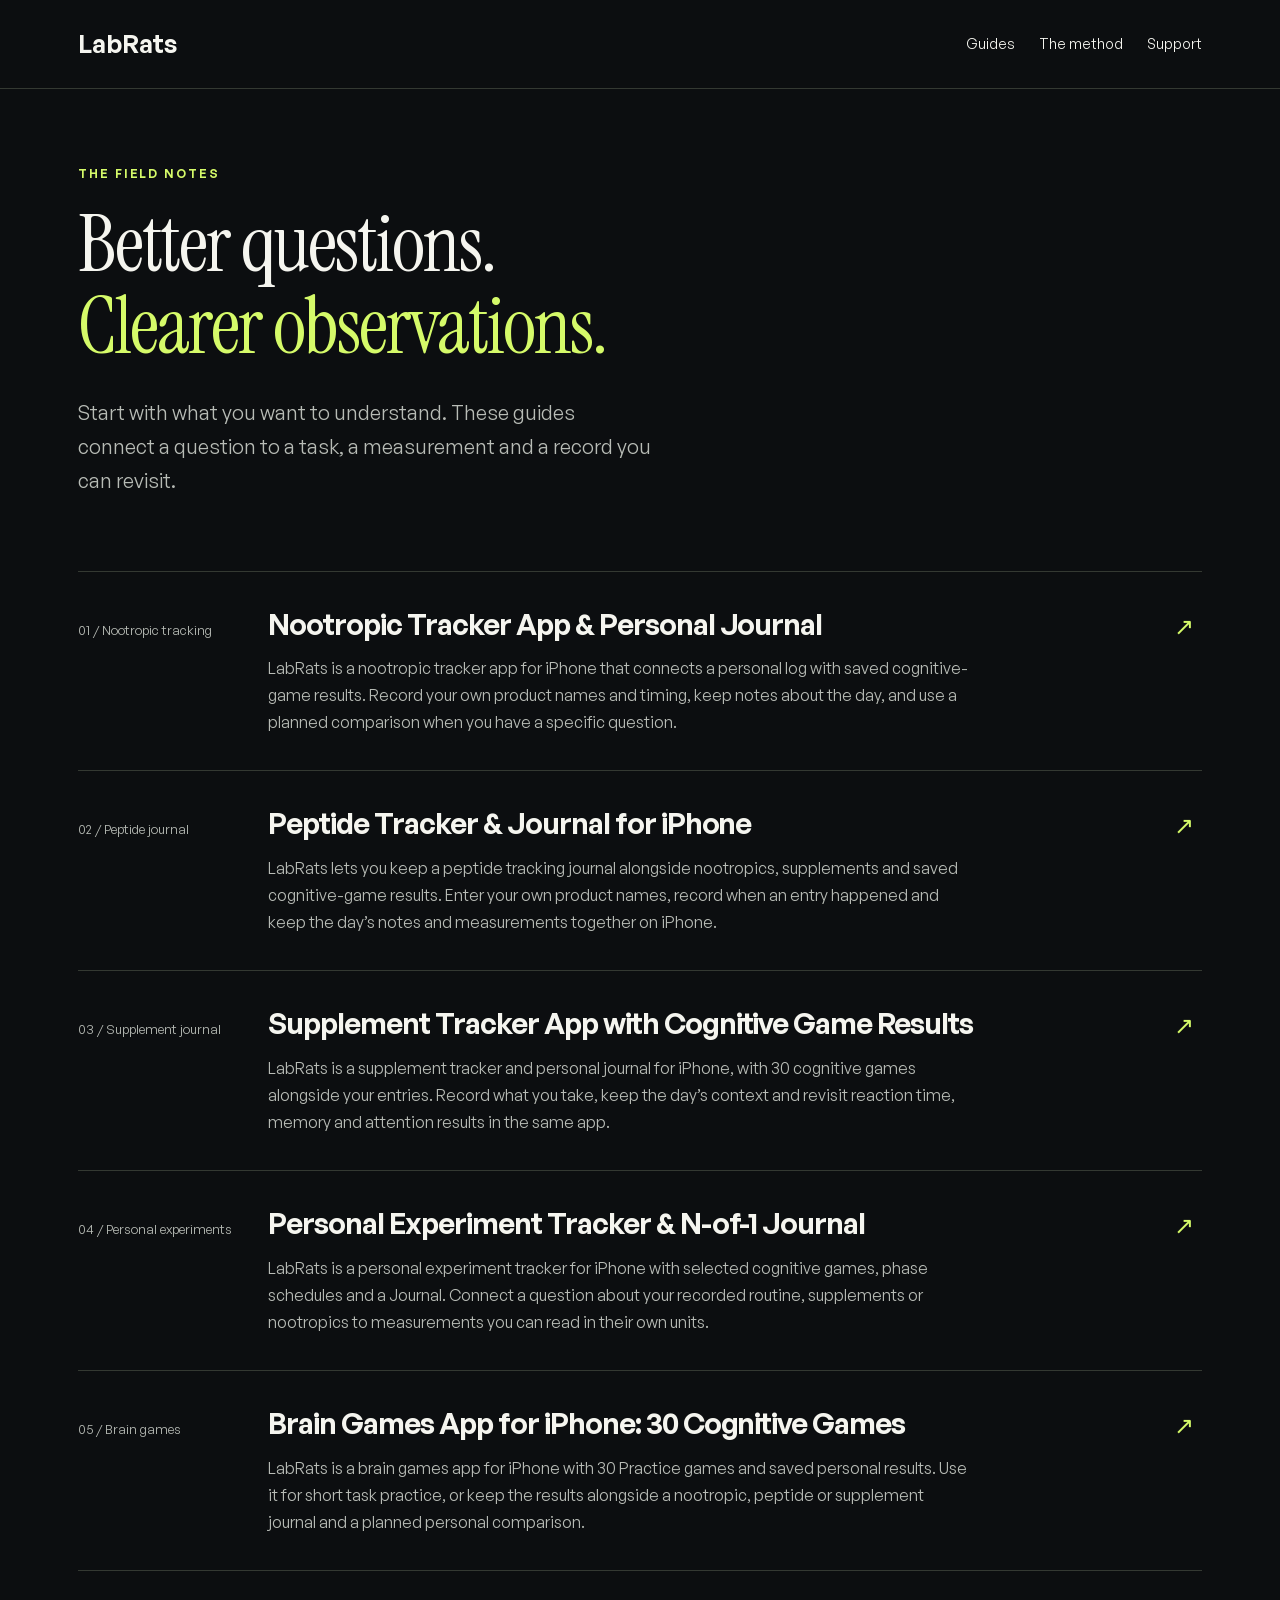
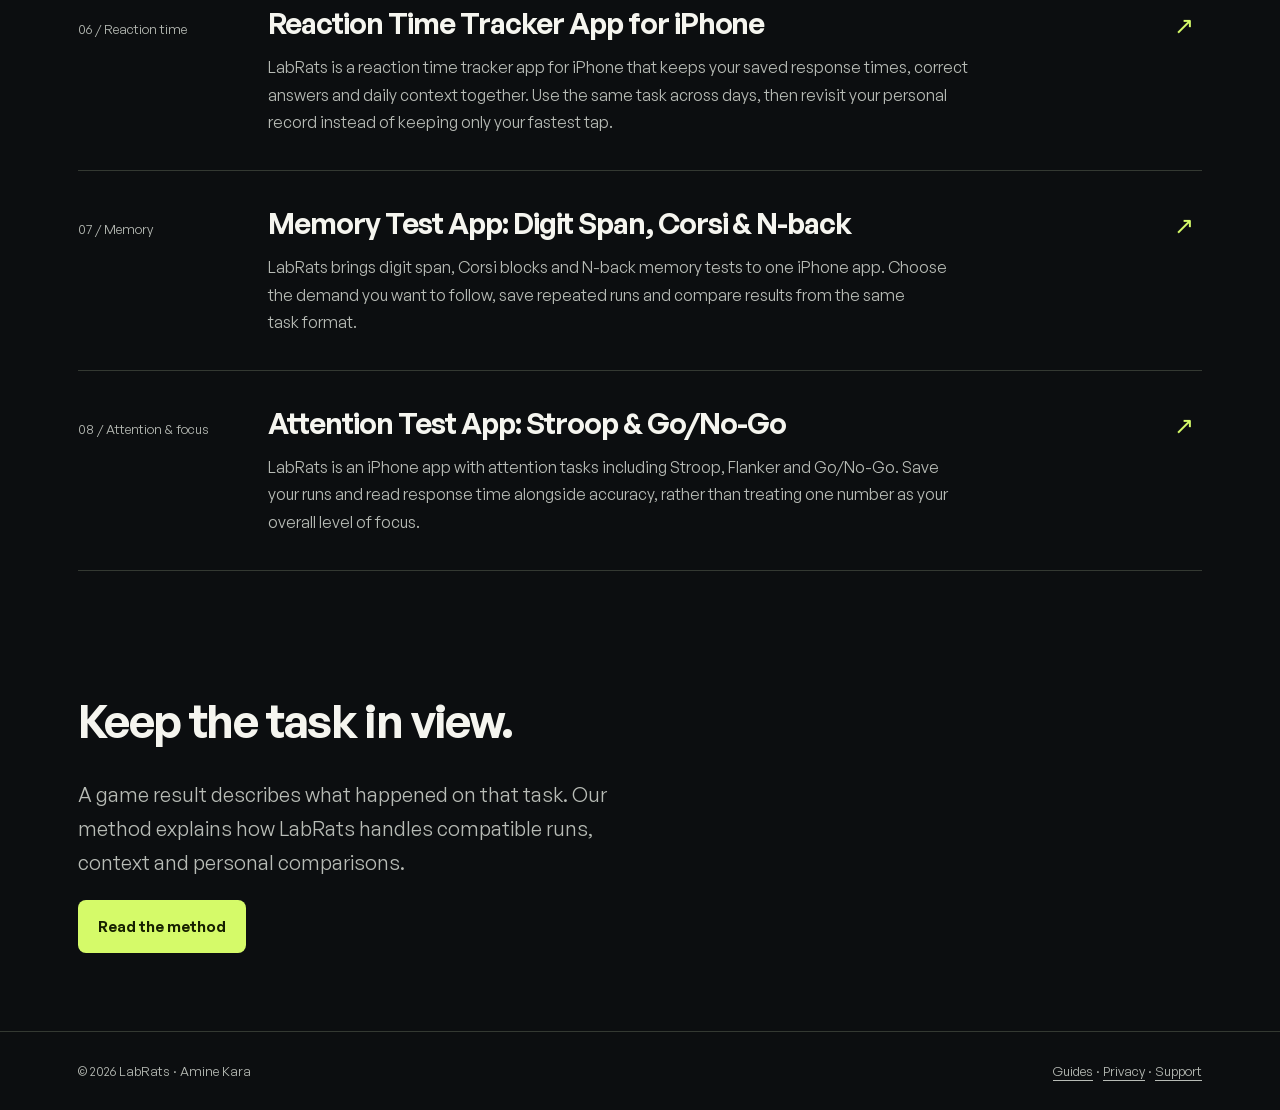
<file: guides.html>
<!doctype html>
<html lang="en"><head><meta charset="utf-8"><meta name="viewport" content="width=device-width,initial-scale=1">
<title>Brain Games, Supplement Journals &amp; Personal Experiment Guides | LabRats</title><meta name="description" content="Practical guides to reaction time, memory, attention, supplement logs and personal experiments. Understand your LabRats results and their limits."><meta name="robots" content="index,follow,max-image-preview:large">
<link rel="canonical" href="https://aakk91.github.io/labrats-legal/guides.html"><link rel="stylesheet" href="style.css"><link rel="stylesheet" href="design.css"><link rel="icon" href="icon.png">
<meta property="og:type" content="article"><meta property="og:title" content="Brain Games, Supplement Journals &amp; Personal Experiment Guides"><meta property="og:description" content="Practical guides to reaction time, memory, attention, supplement logs and personal experiments. Understand your LabRats results and their limits."><meta property="og:url" content="https://aakk91.github.io/labrats-legal/guides.html"><meta property="og:image" content="https://aakk91.github.io/labrats-legal/icon.png"><meta name="twitter:card" content="summary">
<script type="application/ld+json">{"@context": "https://schema.org", "@type": "CollectionPage", "name": "LabRats guides", "url": "https://aakk91.github.io/labrats-legal/guides.html", "hasPart": [{"@type": "WebPage", "name": "Nootropic Tracker App & Personal Journal", "url": "https://aakk91.github.io/labrats-legal/nootropic-tracker.html"}, {"@type": "WebPage", "name": "Peptide Tracker & Journal for iPhone", "url": "https://aakk91.github.io/labrats-legal/peptide-tracker.html"}, {"@type": "WebPage", "name": "Supplement Tracker App with Cognitive Game Results", "url": "https://aakk91.github.io/labrats-legal/supplement-tracker.html"}, {"@type": "WebPage", "name": "Personal Experiment Tracker & N-of-1 Journal", "url": "https://aakk91.github.io/labrats-legal/personal-experiment-tracker.html"}, {"@type": "WebPage", "name": "Brain Games App for iPhone: 30 Cognitive Games", "url": "https://aakk91.github.io/labrats-legal/brain-training-app.html"}, {"@type": "WebPage", "name": "Reaction Time Tracker App for iPhone", "url": "https://aakk91.github.io/labrats-legal/reaction-time-test.html"}, {"@type": "WebPage", "name": "Memory Test App: Digit Span, Corsi & N-back", "url": "https://aakk91.github.io/labrats-legal/memory-test.html"}, {"@type": "WebPage", "name": "Attention Test App: Stroop & Go/No-Go", "url": "https://aakk91.github.io/labrats-legal/attention-focus-tests.html"}]}</script></head><body>
<a class="skip" href="#main">Skip to content</a><header><nav class="wrap" aria-label="Main"><a class="brand" href="./">LabRats</a><div class="links"><a href="guides.html">Guides</a><a href="method.html">The method</a><a href="support.html">Support</a></div></nav></header><main id="main" class="wrap"><section class="guide-hub"><p class="eyebrow">The field notes</p><h1>Better questions.<br><em>Clearer observations.</em></h1><p class="lead">Start with what you want to understand. These guides connect a question to a task, a measurement and a record you can revisit.</p></section><section class="guide-list hub-list" aria-label="All guides"><a href="nootropic-tracker.html"><span class="number">01 / Nootropic tracking</span><div><h2>Nootropic Tracker App &amp; Personal Journal</h2><p>LabRats is a nootropic tracker app for iPhone that connects a personal log with saved cognitive-game results. Record your own product names and timing, keep notes about the day, and use a planned comparison when you have a specific question.</p></div><span class="arrow" aria-hidden="true">↗</span></a><a href="peptide-tracker.html"><span class="number">02 / Peptide journal</span><div><h2>Peptide Tracker &amp; Journal for iPhone</h2><p>LabRats lets you keep a peptide tracking journal alongside nootropics, supplements and saved cognitive-game results. Enter your own product names, record when an entry happened and keep the day’s notes and measurements together on iPhone.</p></div><span class="arrow" aria-hidden="true">↗</span></a><a href="supplement-tracker.html"><span class="number">03 / Supplement journal</span><div><h2>Supplement Tracker App with Cognitive Game Results</h2><p>LabRats is a supplement tracker and personal journal for iPhone, with 30 cognitive games alongside your entries. Record what you take, keep the day’s context and revisit reaction time, memory and attention results in the same app.</p></div><span class="arrow" aria-hidden="true">↗</span></a><a href="personal-experiment-tracker.html"><span class="number">04 / Personal experiments</span><div><h2>Personal Experiment Tracker &amp; N-of-1 Journal</h2><p>LabRats is a personal experiment tracker for iPhone with selected cognitive games, phase schedules and a Journal. Connect a question about your recorded routine, supplements or nootropics to measurements you can read in their own units.</p></div><span class="arrow" aria-hidden="true">↗</span></a><a href="brain-training-app.html"><span class="number">05 / Brain games</span><div><h2>Brain Games App for iPhone: 30 Cognitive Games</h2><p>LabRats is a brain games app for iPhone with 30 Practice games and saved personal results. Use it for short task practice, or keep the results alongside a nootropic, peptide or supplement journal and a planned personal comparison.</p></div><span class="arrow" aria-hidden="true">↗</span></a><a href="reaction-time-test.html"><span class="number">06 / Reaction time</span><div><h2>Reaction Time Tracker App for iPhone</h2><p>LabRats is a reaction time tracker app for iPhone that keeps your saved response times, correct answers and daily context together. Use the same task across days, then revisit your personal record instead of keeping only your fastest tap.</p></div><span class="arrow" aria-hidden="true">↗</span></a><a href="memory-test.html"><span class="number">07 / Memory</span><div><h2>Memory Test App: Digit Span, Corsi &amp; N-back</h2><p>LabRats brings digit span, Corsi blocks and N-back memory tests to one iPhone app. Choose the demand you want to follow, save repeated runs and compare results from the same task format.</p></div><span class="arrow" aria-hidden="true">↗</span></a><a href="attention-focus-tests.html"><span class="number">08 / Attention &amp; focus</span><div><h2>Attention Test App: Stroop &amp; Go/No-Go</h2><p>LabRats is an iPhone app with attention tasks including Stroop, Flanker and Go/No-Go. Save your runs and read response time alongside accuracy, rather than treating one number as your overall level of focus.</p></div><span class="arrow" aria-hidden="true">↗</span></a></section><section class="closing"><h2>Keep the task in view.</h2><p class="lead">A game result describes what happened on that task. Our method explains how LabRats handles compatible runs, context and personal comparisons.</p><a class="button" href="method.html">Read the method</a></section></main><footer><div class="wrap"><span>© 2026 LabRats · Amine Kara</span><span><a href="guides.html">Guides</a> · <a href="privacy-policy.html">Privacy</a> · <a href="support.html">Support</a></span></div></footer></body></html>
</file>
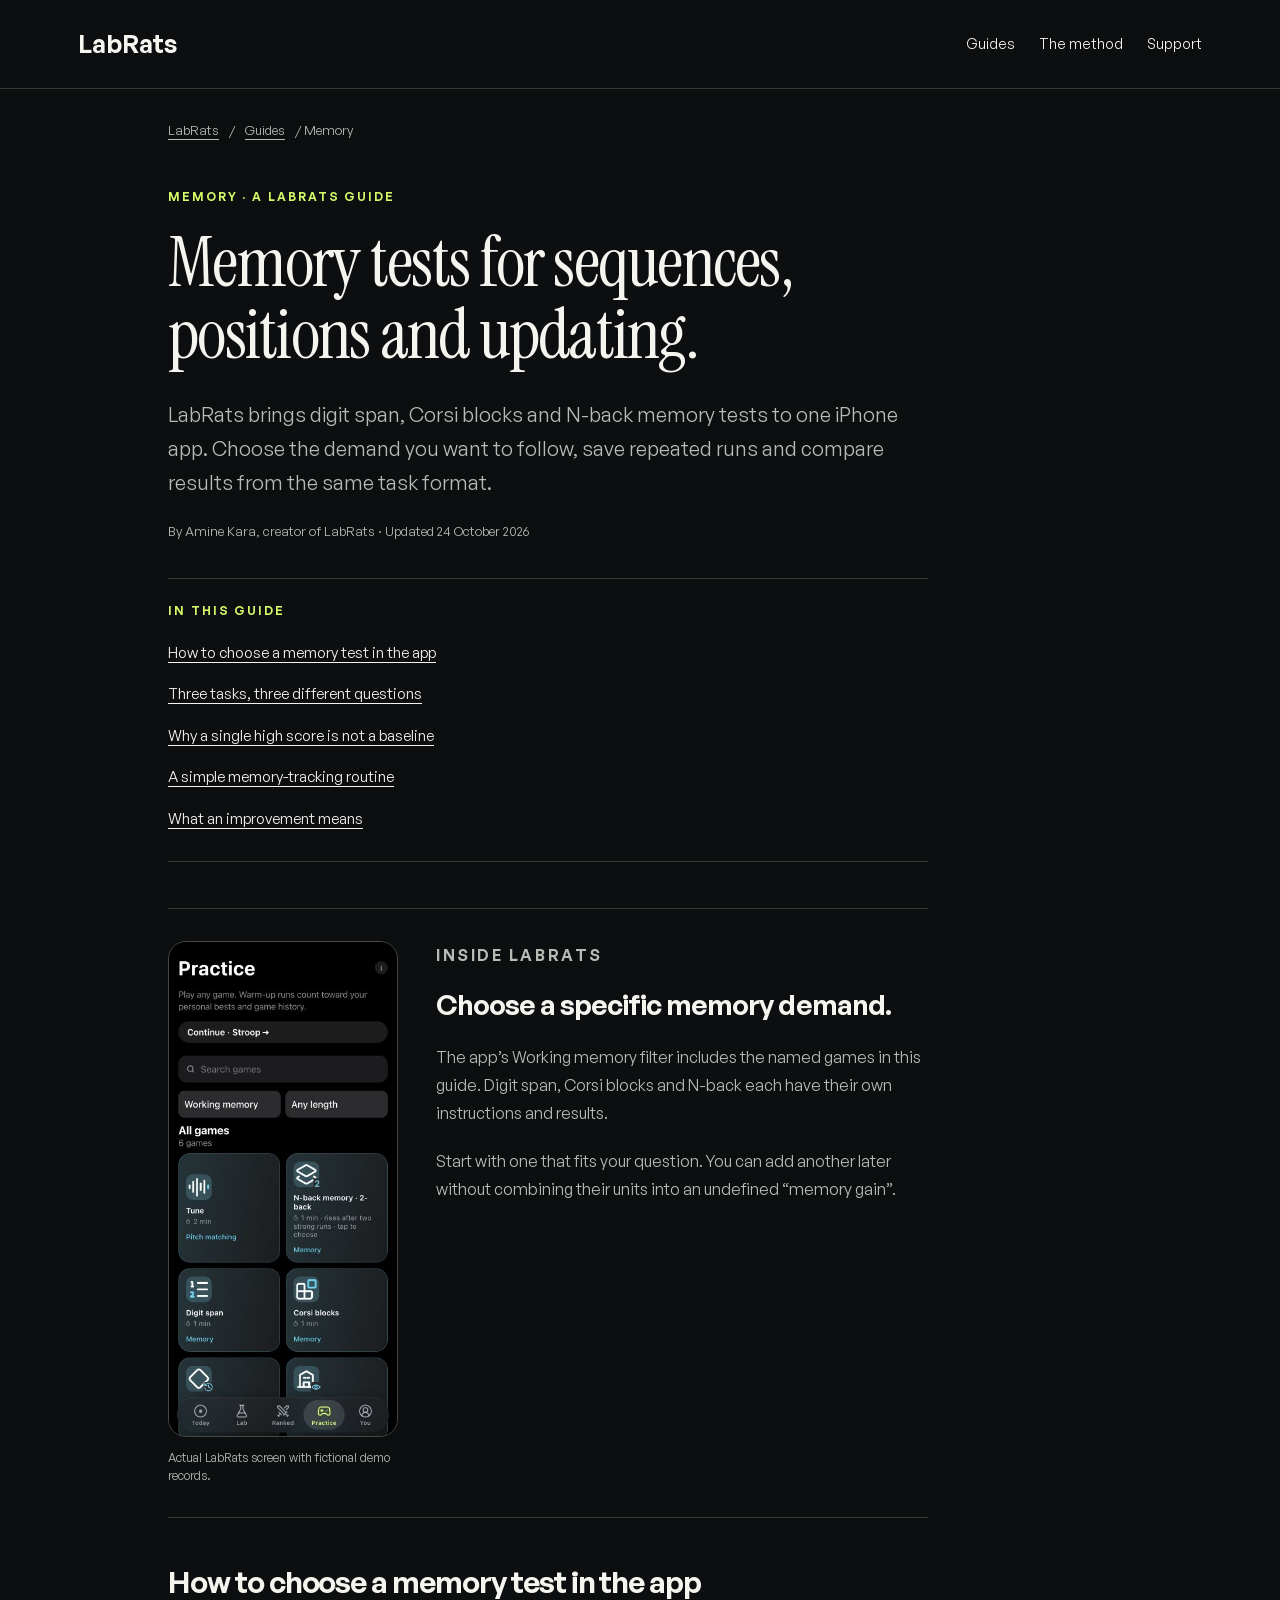
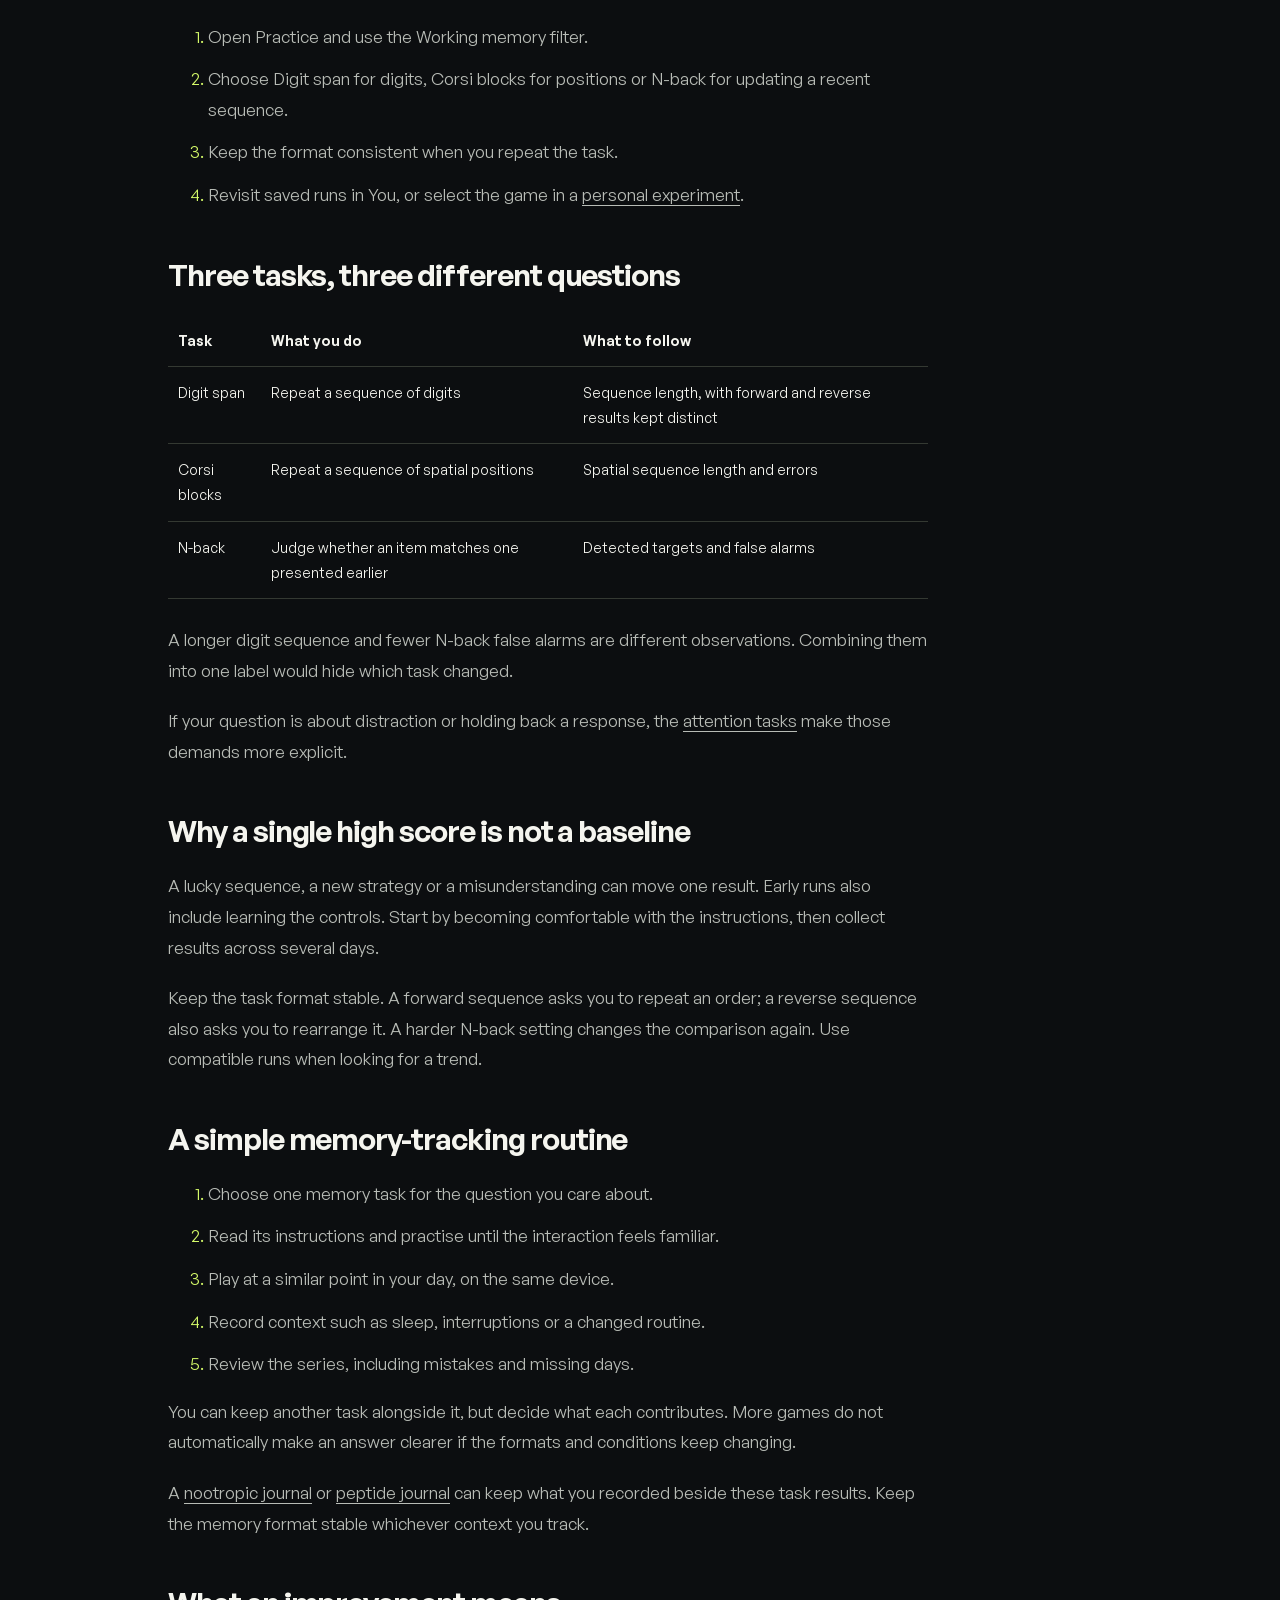
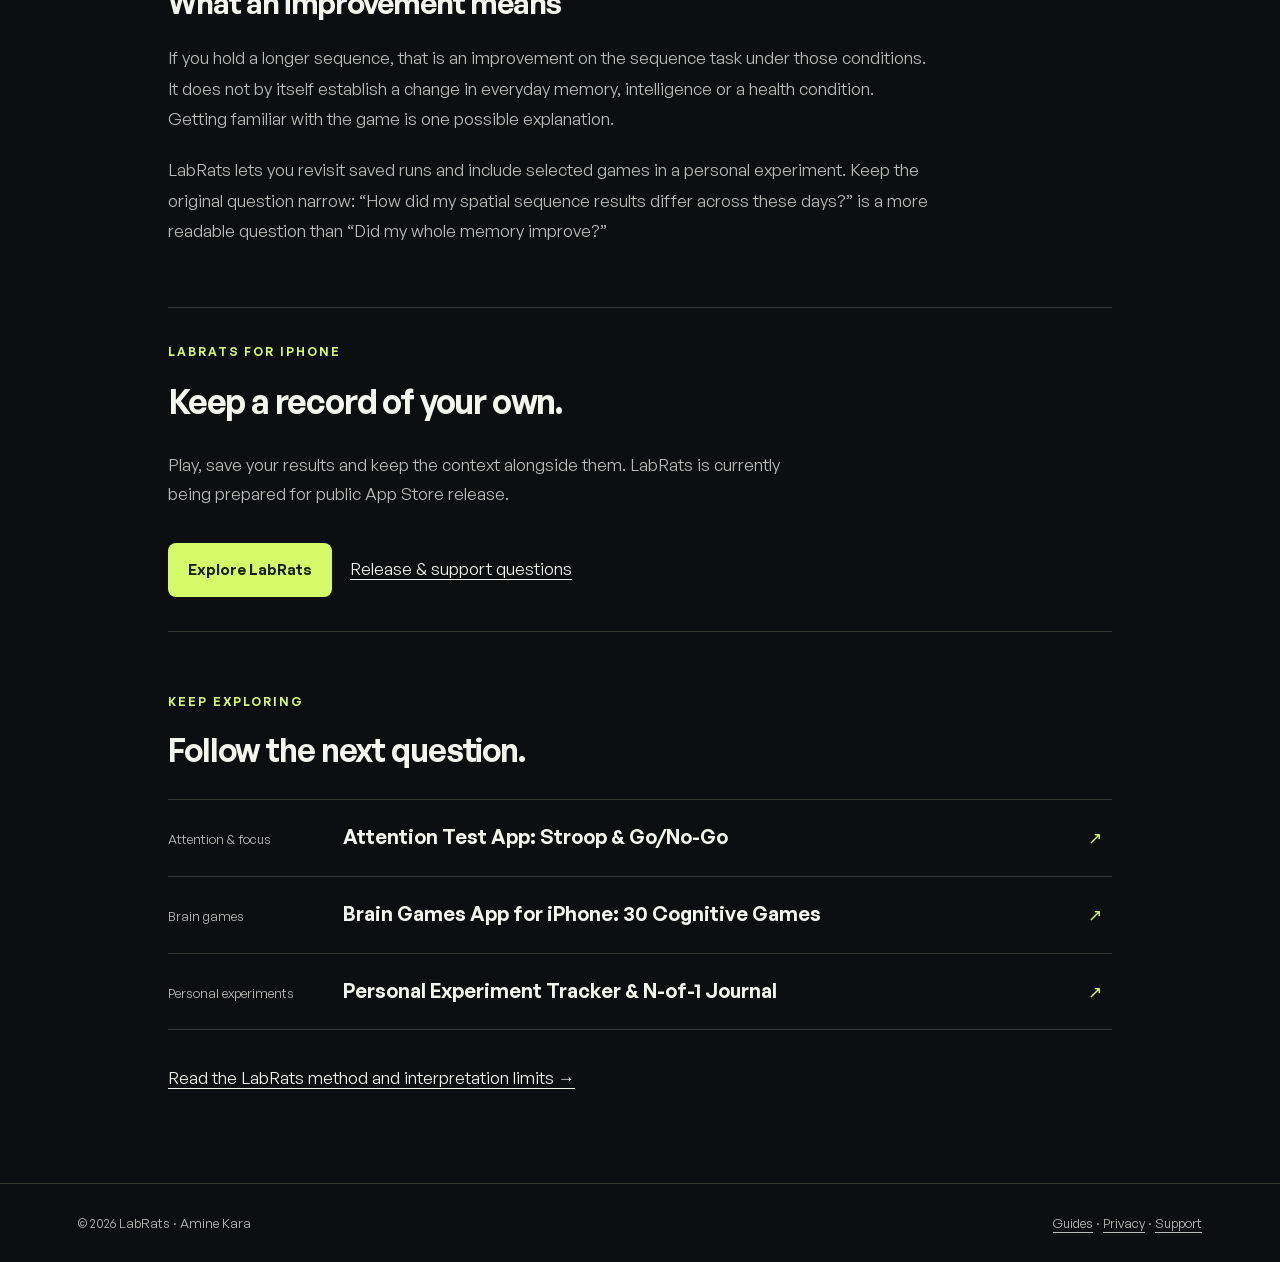
<file: memory-test.html>
<!doctype html>
<html lang="en"><head><meta charset="utf-8"><meta name="viewport" content="width=device-width,initial-scale=1">
<title>Memory Test App: Digit Span, Corsi &amp; N-back | LabRats</title><meta name="description" content="Explore digit span, Corsi blocks and N-back memory tests in LabRats for iPhone. Save results, compare compatible runs and keep your daily context."><meta name="robots" content="index,follow,max-image-preview:large">
<link rel="canonical" href="https://aakk91.github.io/labrats-legal/memory-test.html"><link rel="stylesheet" href="style.css"><link rel="stylesheet" href="design.css"><link rel="icon" href="icon.png">
<meta property="og:type" content="article"><meta property="og:title" content="Memory Test App: Digit Span, Corsi &amp; N-back"><meta property="og:description" content="Explore digit span, Corsi blocks and N-back memory tests in LabRats for iPhone. Save results, compare compatible runs and keep your daily context."><meta property="og:url" content="https://aakk91.github.io/labrats-legal/memory-test.html"><meta property="og:image" content="https://aakk91.github.io/labrats-legal/icon.png"><meta name="twitter:card" content="summary">
<script type="application/ld+json">{"@context": "https://schema.org", "@graph": [{"@type": "Article", "headline": "Memory Test App: Digit Span, Corsi & N-back", "description": "Explore digit span, Corsi blocks and N-back memory tests in LabRats for iPhone. Save results, compare compatible runs and keep your daily context.", "datePublished": "2026-10-24", "dateModified": "2026-10-24", "inLanguage": "en", "mainEntityOfPage": "https://aakk91.github.io/labrats-legal/memory-test.html", "author": {"@type": "Person", "name": "Amine Kara", "url": "https://aakk91.github.io/labrats-legal/support.html"}, "publisher": {"@type": "Organization", "name": "LabRats", "url": "https://aakk91.github.io/labrats-legal/"}, "image": "https://aakk91.github.io/labrats-legal/app-memory-games.jpg"}, {"@type": "BreadcrumbList", "itemListElement": [{"@type": "ListItem", "position": 1, "name": "LabRats", "item": "https://aakk91.github.io/labrats-legal/"}, {"@type": "ListItem", "position": 2, "name": "Guides", "item": "https://aakk91.github.io/labrats-legal/guides.html"}, {"@type": "ListItem", "position": 3, "name": "Memory", "item": "https://aakk91.github.io/labrats-legal/memory-test.html"}]}]}</script></head><body>
<a class="skip" href="#main">Skip to content</a><header><nav class="wrap" aria-label="Main"><a class="brand" href="./">LabRats</a><div class="links"><a href="guides.html">Guides</a><a href="method.html">The method</a><a href="support.html">Support</a></div></nav></header><main id="main" class="wrap guide"><nav class="breadcrumbs" aria-label="Breadcrumb"><a href="./">LabRats</a><span>/</span><a href="guides.html">Guides</a><span>/ Memory</span></nav><article><div class="guide-intro"><p class="eyebrow">Memory · A LabRats guide</p><h1>Memory tests for sequences, positions and updating.</h1><p class="lead">LabRats brings digit span, Corsi blocks and N-back memory tests to one iPhone app. Choose the demand you want to follow, save repeated runs and compare results from the same task format.</p><p class="small">By Amine Kara, creator of LabRats · Updated <time datetime="2026-10-24">24 October 2026</time></p></div><nav class="contents" aria-label="On this page"><p class="eyebrow">In this guide</p><a href="#section-1">How to choose a memory test in the app</a><a href="#section-2">Three tasks, three different questions</a><a href="#section-3">Why a single high score is not a baseline</a><a href="#section-4">A simple memory-tracking routine</a><a href="#section-5">What an improvement means</a></nav><div class="article-body"><section class="app-proof" aria-label="Actual app screen"><figure><a href="app-memory-games.jpg" aria-label="Open full-size app screenshot"><img src="app-memory-games.jpg" alt="LabRats Practice filtered to Working memory, showing Digit span, Corsi blocks and N-back." width="390" height="844" loading="lazy" decoding="async"></a><figcaption>Actual LabRats screen with fictional demo records.</figcaption></figure><div><p class="eyebrow">Inside LabRats</p><h2>Choose a specific memory demand.</h2><p>The app’s Working memory filter includes the named games in this guide. Digit span, Corsi blocks and N-back each have their own instructions and results.</p><p>Start with one that fits your question. You can add another later without combining their units into an undefined “memory gain”.</p></div></section><section id="section-1"><h2>How to choose a memory test in the app</h2><ol><li>Open Practice and use the Working memory filter.</li><li>Choose Digit span for digits, Corsi blocks for positions or N-back for updating a recent sequence.</li><li>Keep the format consistent when you repeat the task.</li><li>Revisit saved runs in You, or select the game in a <a href="personal-experiment-tracker.html">personal experiment</a>.</li></ol></section><section id="section-2"><h2>Three tasks, three different questions</h2><div class="table-scroll"><table><thead><tr><th>Task</th><th>What you do</th><th>What to follow</th></tr></thead><tbody><tr><td>Digit span</td><td>Repeat a sequence of digits</td><td>Sequence length, with forward and reverse results kept distinct</td></tr><tr><td>Corsi blocks</td><td>Repeat a sequence of spatial positions</td><td>Spatial sequence length and errors</td></tr><tr><td>N-back</td><td>Judge whether an item matches one presented earlier</td><td>Detected targets and false alarms</td></tr></tbody></table></div><p>A longer digit sequence and fewer N-back false alarms are different observations. Combining them into one label would hide which task changed.</p><p>If your question is about distraction or holding back a response, the <a href="attention-focus-tests.html">attention tasks</a> make those demands more explicit.</p></section><section id="section-3"><h2>Why a single high score is not a baseline</h2><p>A lucky sequence, a new strategy or a misunderstanding can move one result. Early runs also include learning the controls. Start by becoming comfortable with the instructions, then collect results across several days.</p><p>Keep the task format stable. A forward sequence asks you to repeat an order; a reverse sequence also asks you to rearrange it. A harder N-back setting changes the comparison again. Use compatible runs when looking for a trend.</p></section><section id="section-4"><h2>A simple memory-tracking routine</h2><ol><li>Choose one memory task for the question you care about.</li><li>Read its instructions and practise until the interaction feels familiar.</li><li>Play at a similar point in your day, on the same device.</li><li>Record context such as sleep, interruptions or a changed routine.</li><li>Review the series, including mistakes and missing days.</li></ol><p>You can keep another task alongside it, but decide what each contributes. More games do not automatically make an answer clearer if the formats and conditions keep changing.</p><p>A <a href="nootropic-tracker.html">nootropic journal</a> or <a href="peptide-tracker.html">peptide journal</a> can keep what you recorded beside these task results. Keep the memory format stable whichever context you track.</p></section><section id="section-5"><h2>What an improvement means</h2><p>If you hold a longer sequence, that is an improvement on the sequence task under those conditions. It does not by itself establish a change in everyday memory, intelligence or a health condition. Getting familiar with the game is one possible explanation.</p><p>LabRats lets you revisit saved runs and include selected games in a personal experiment. Keep the original question narrow: “How did my spatial sequence results differ across these days?” is a more readable question than “Did my whole memory improve?”</p></section></div></article><aside class="guide-cta"><p class="eyebrow">LabRats for iPhone</p><h2>Keep a record of your own.</h2><p>Play, save your results and keep the context alongside them. LabRats is currently being prepared for public App Store release.</p><div class="actions"><a class="button" href="./">Explore LabRats</a><a href="support.html">Release &amp; support questions</a></div></aside><section class="related"><p class="eyebrow">Keep exploring</p><h2>Follow the next question.</h2><div class="guide-list"><a href="attention-focus-tests.html"><span>Attention &amp; focus</span><strong>Attention Test App: Stroop &amp; Go/No-Go</strong><span aria-hidden="true">↗</span></a><a href="brain-training-app.html"><span>Brain games</span><strong>Brain Games App for iPhone: 30 Cognitive Games</strong><span aria-hidden="true">↗</span></a><a href="personal-experiment-tracker.html"><span>Personal experiments</span><strong>Personal Experiment Tracker &amp; N-of-1 Journal</strong><span aria-hidden="true">↗</span></a></div><p><a href="method.html">Read the LabRats method and interpretation limits →</a></p></section></main><footer><div class="wrap"><span>© 2026 LabRats · Amine Kara</span><span><a href="guides.html">Guides</a> · <a href="privacy-policy.html">Privacy</a> · <a href="support.html">Support</a></span></div></footer></body></html>
</file>
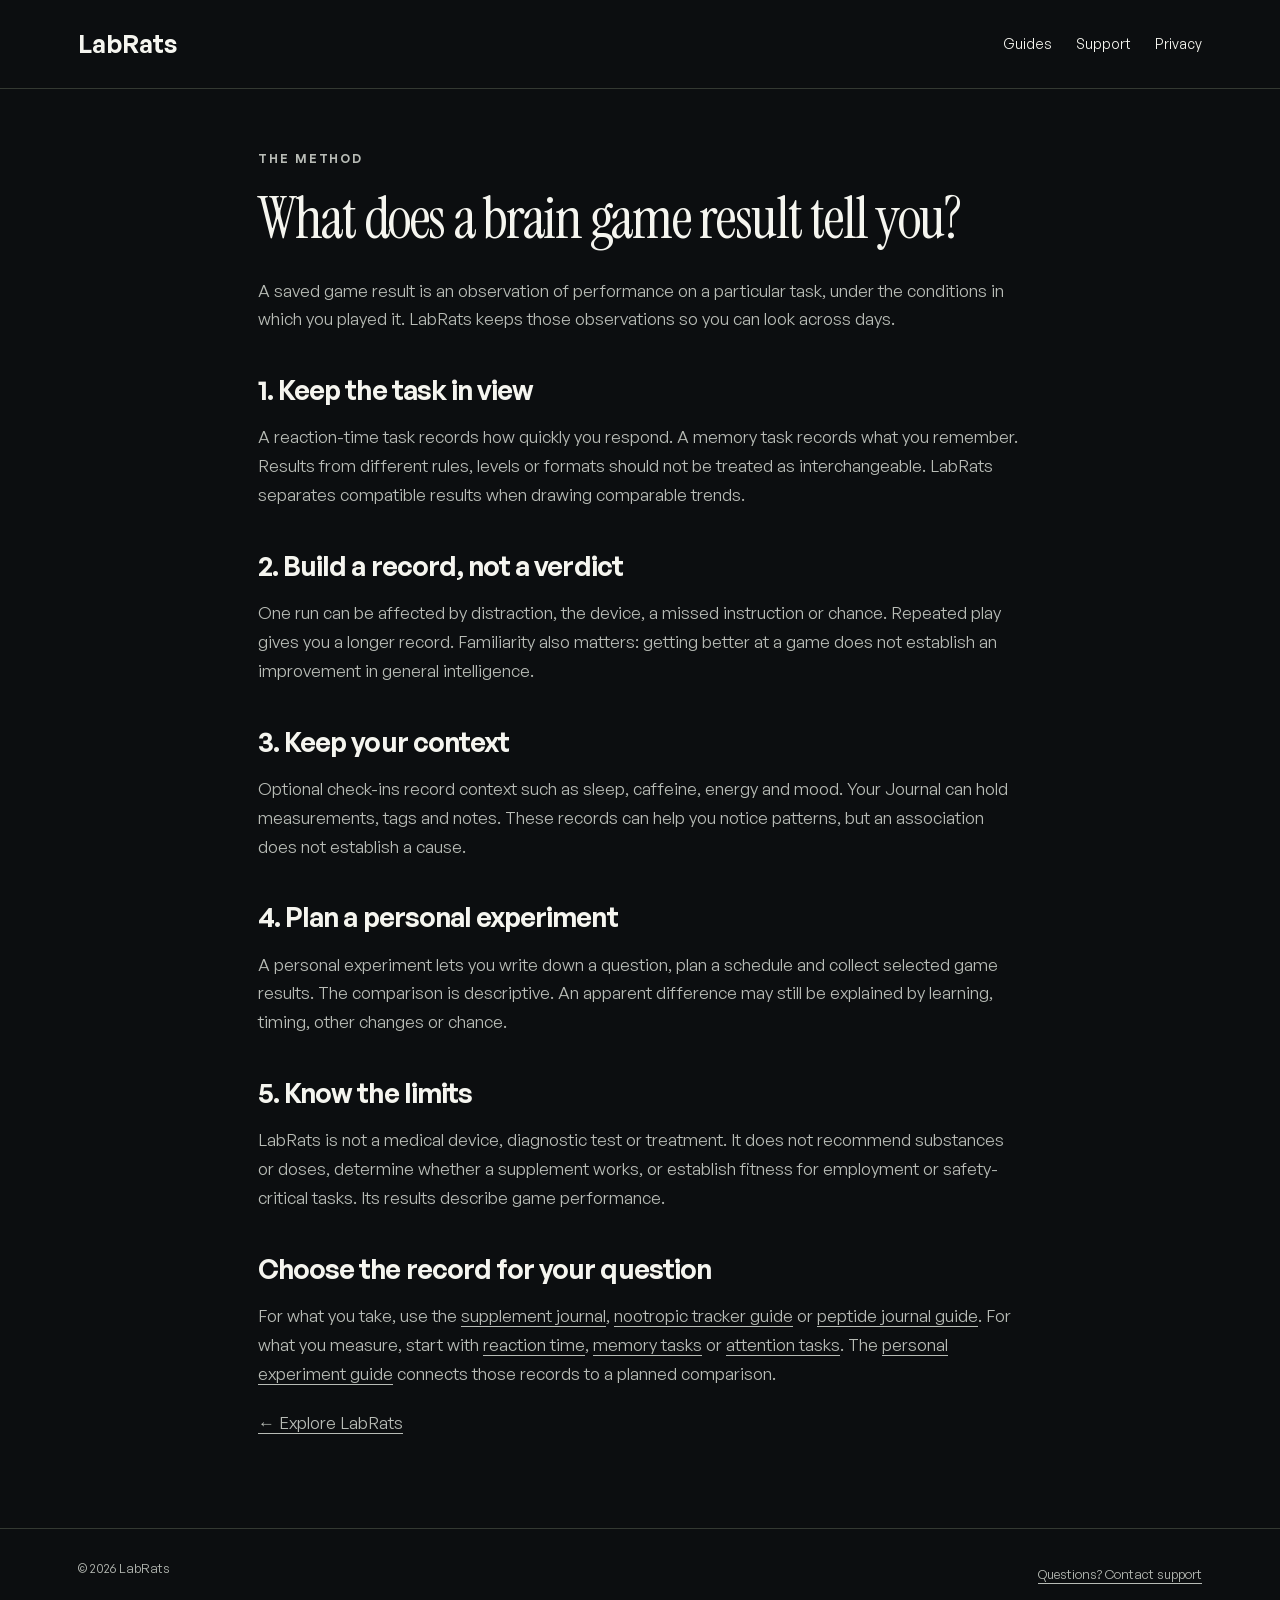
<file: method.html>
<!doctype html><html lang="en"><head><meta charset="utf-8"><meta name="viewport" content="width=device-width,initial-scale=1"><title>How LabRats Works — Reaction Time, Memory & Personal Trends</title><meta name="description" content="Understand what LabRats cognitive games measure, how personal trends work, and why repeated observations matter. Practice, context and chance can all affect a result."><link rel="canonical" href="https://aakk91.github.io/labrats-legal/method.html"><link rel="stylesheet" href="style.css"><link rel="stylesheet" href="design.css"><link rel="icon" href="icon.png"></head><body><header><nav class="wrap" aria-label="Main"><a class="brand" href="./">LabRats</a><div class="links"><a href="guides.html">Guides</a><a href="support.html">Support</a><a href="privacy-policy.html">Privacy</a></div></nav></header><main class="wrap prose"><p class="eyebrow">The method</p><h1>What does a brain game result tell you?</h1><p>A saved game result is an observation of performance on a particular task, under the conditions in which you played it. LabRats keeps those observations so you can look across days.</p><h2>1. Keep the task in view</h2><p>A reaction-time task records how quickly you respond. A memory task records what you remember. Results from different rules, levels or formats should not be treated as interchangeable. LabRats separates compatible results when drawing comparable trends.</p><h2>2. Build a record, not a verdict</h2><p>One run can be affected by distraction, the device, a missed instruction or chance. Repeated play gives you a longer record. Familiarity also matters: getting better at a game does not establish an improvement in general intelligence.</p><h2>3. Keep your context</h2><p>Optional check-ins record context such as sleep, caffeine, energy and mood. Your Journal can hold measurements, tags and notes. These records can help you notice patterns, but an association does not establish a cause.</p><h2>4. Plan a personal experiment</h2><p>A personal experiment lets you write down a question, plan a schedule and collect selected game results. The comparison is descriptive. An apparent difference may still be explained by learning, timing, other changes or chance.</p><h2>5. Know the limits</h2><p>LabRats is not a medical device, diagnostic test or treatment. It does not recommend substances or doses, determine whether a supplement works, or establish fitness for employment or safety-critical tasks. Its results describe game performance.</p><section class="method-paths"><h2>Choose the record for your question</h2><p>For what you take, use the <a href="supplement-tracker.html">supplement journal</a>, <a href="nootropic-tracker.html">nootropic tracker guide</a> or <a href="peptide-tracker.html">peptide journal guide</a>. For what you measure, start with <a href="reaction-time-test.html">reaction time</a>, <a href="memory-test.html">memory tasks</a> or <a href="attention-focus-tests.html">attention tasks</a>. The <a href="personal-experiment-tracker.html">personal experiment guide</a> connects those records to a planned comparison.</p></section><p><a href="./">← Explore LabRats</a></p></main><footer><div class="wrap"><span>© 2026 LabRats</span><a href="support.html">Questions? Contact support</a></div></footer></body></html>
</file>
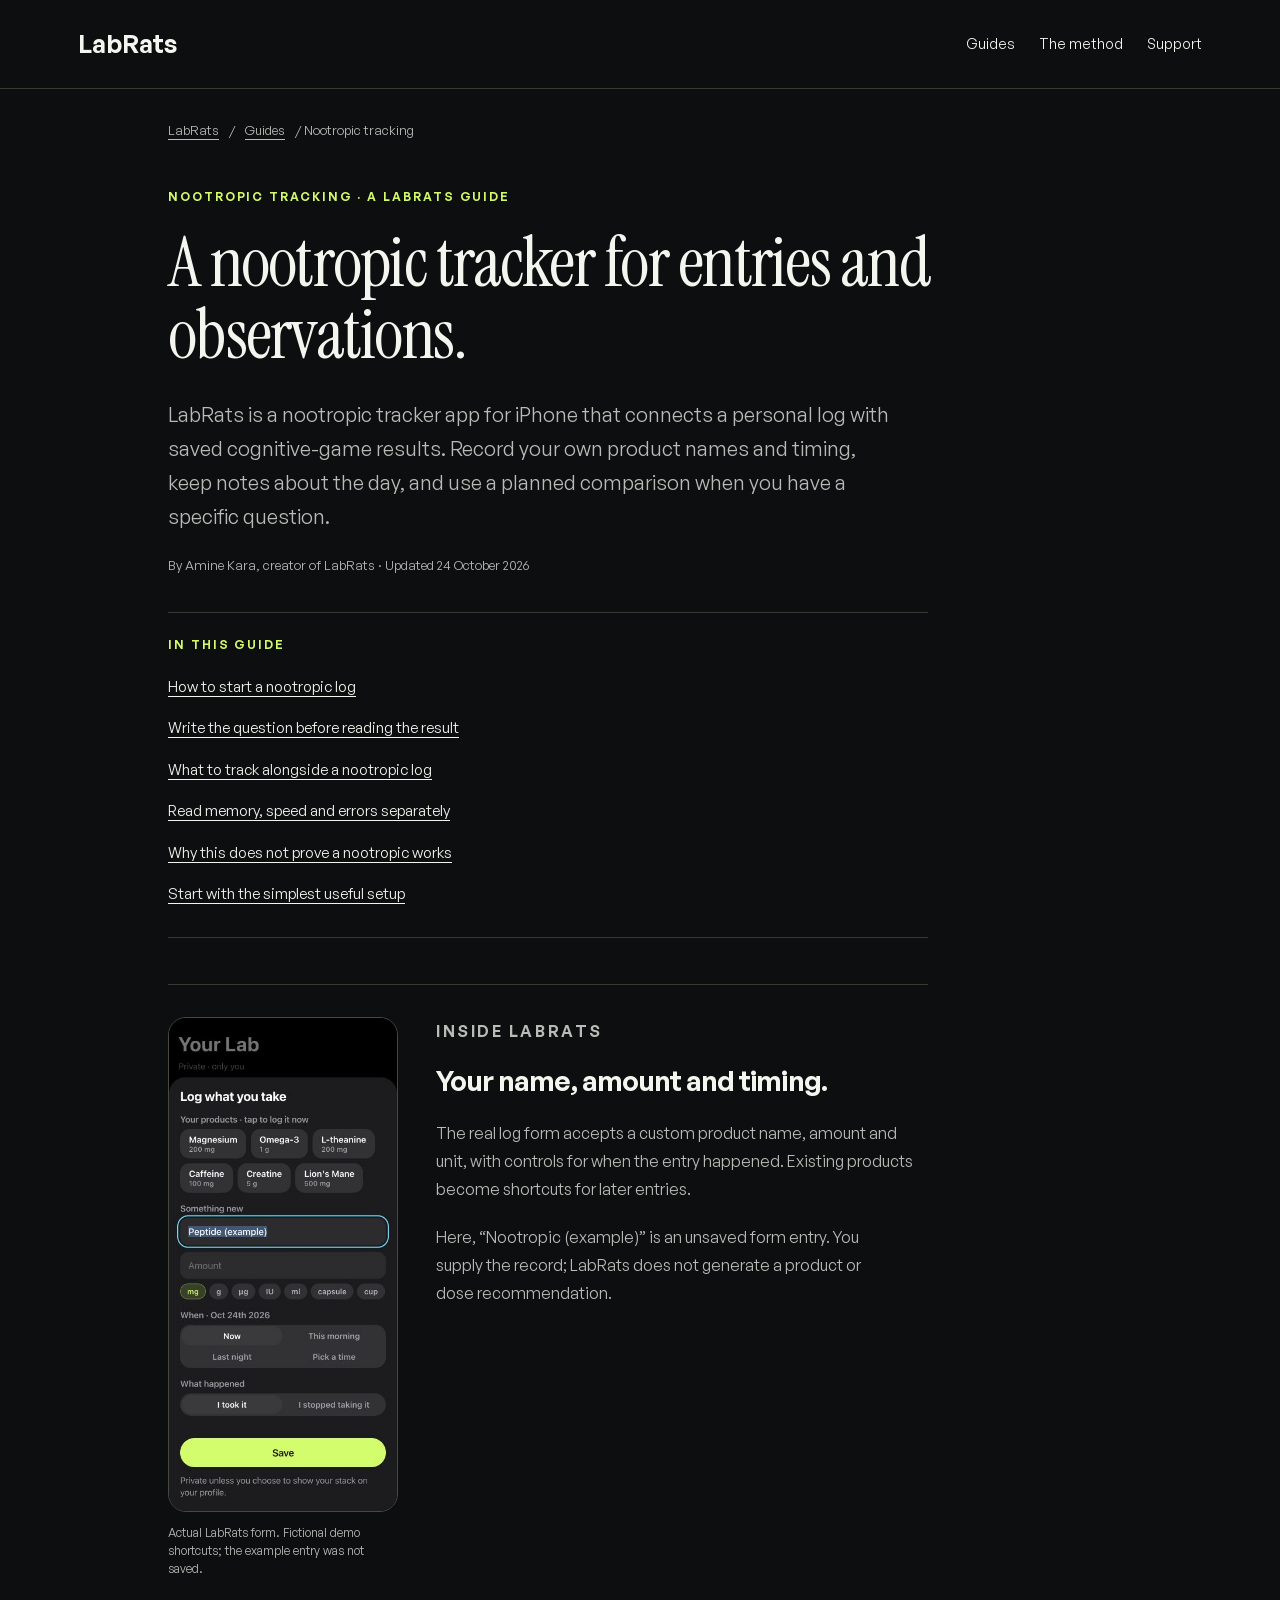
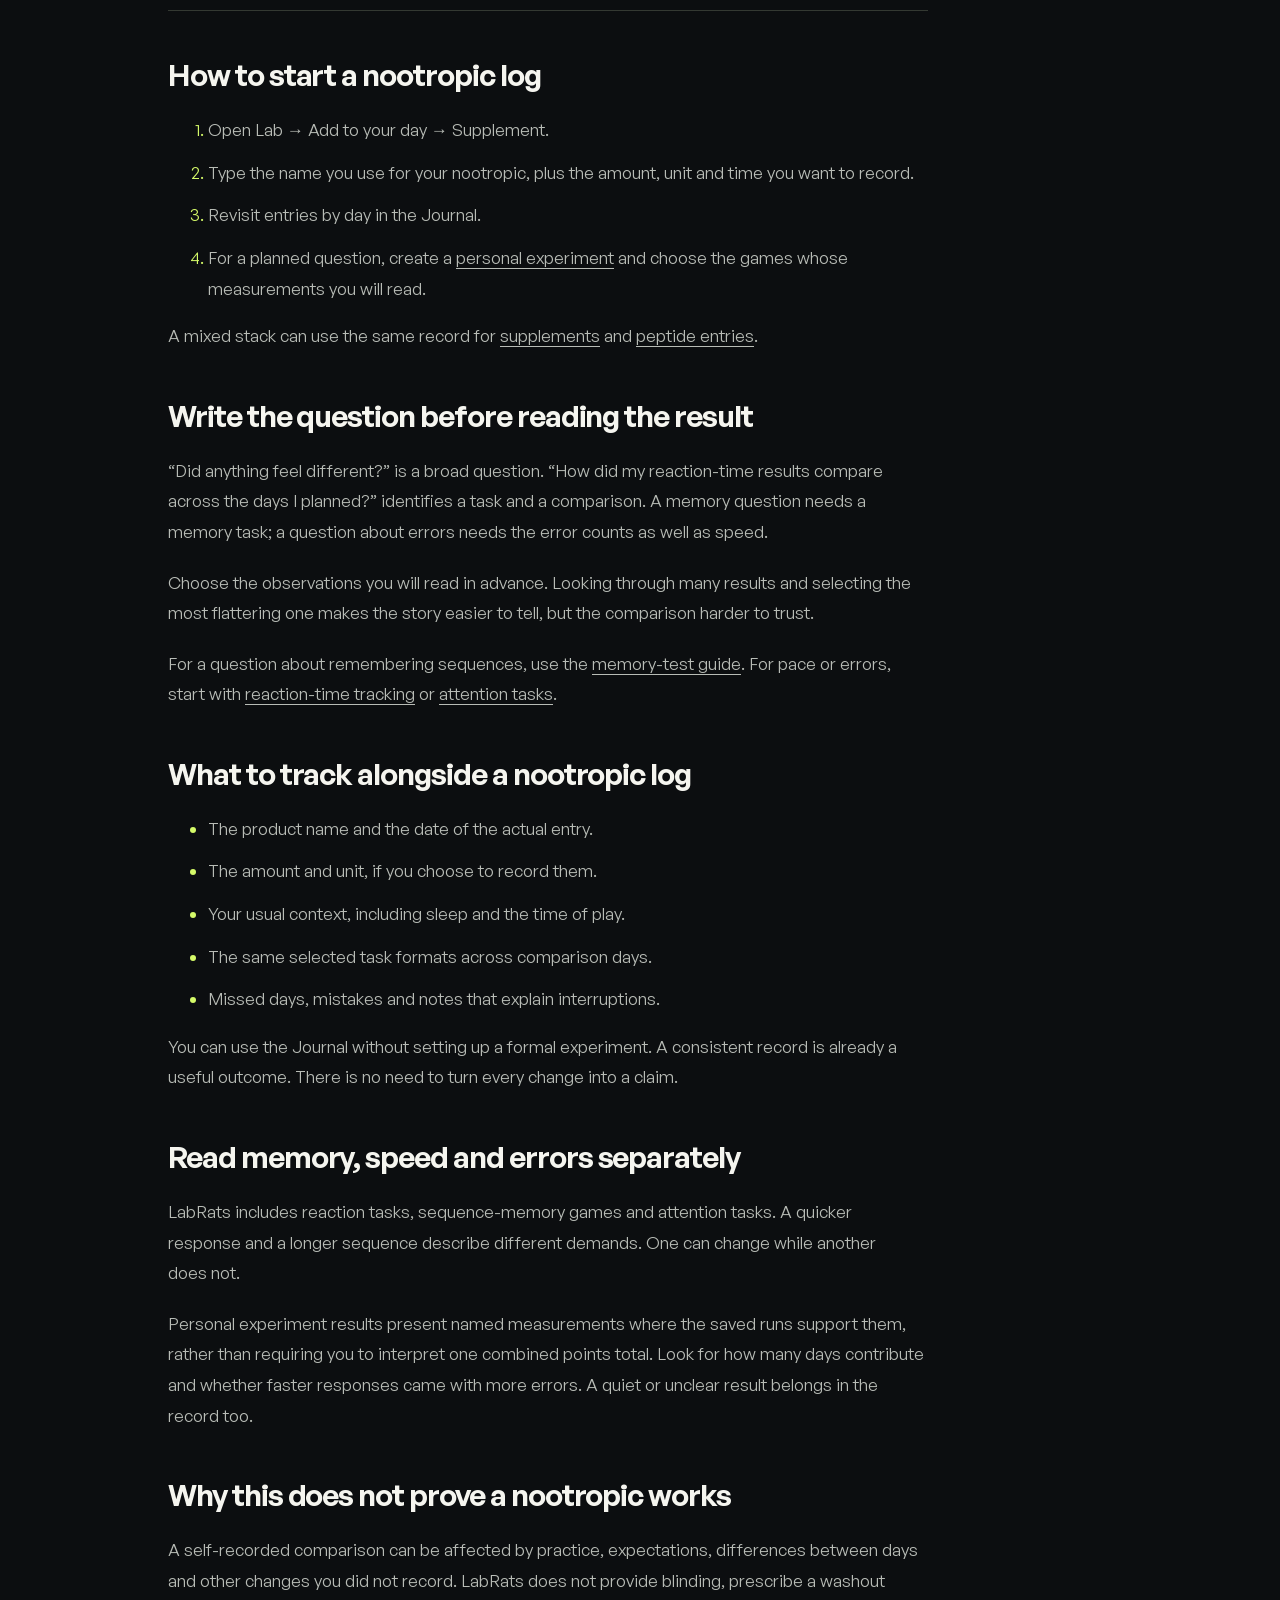
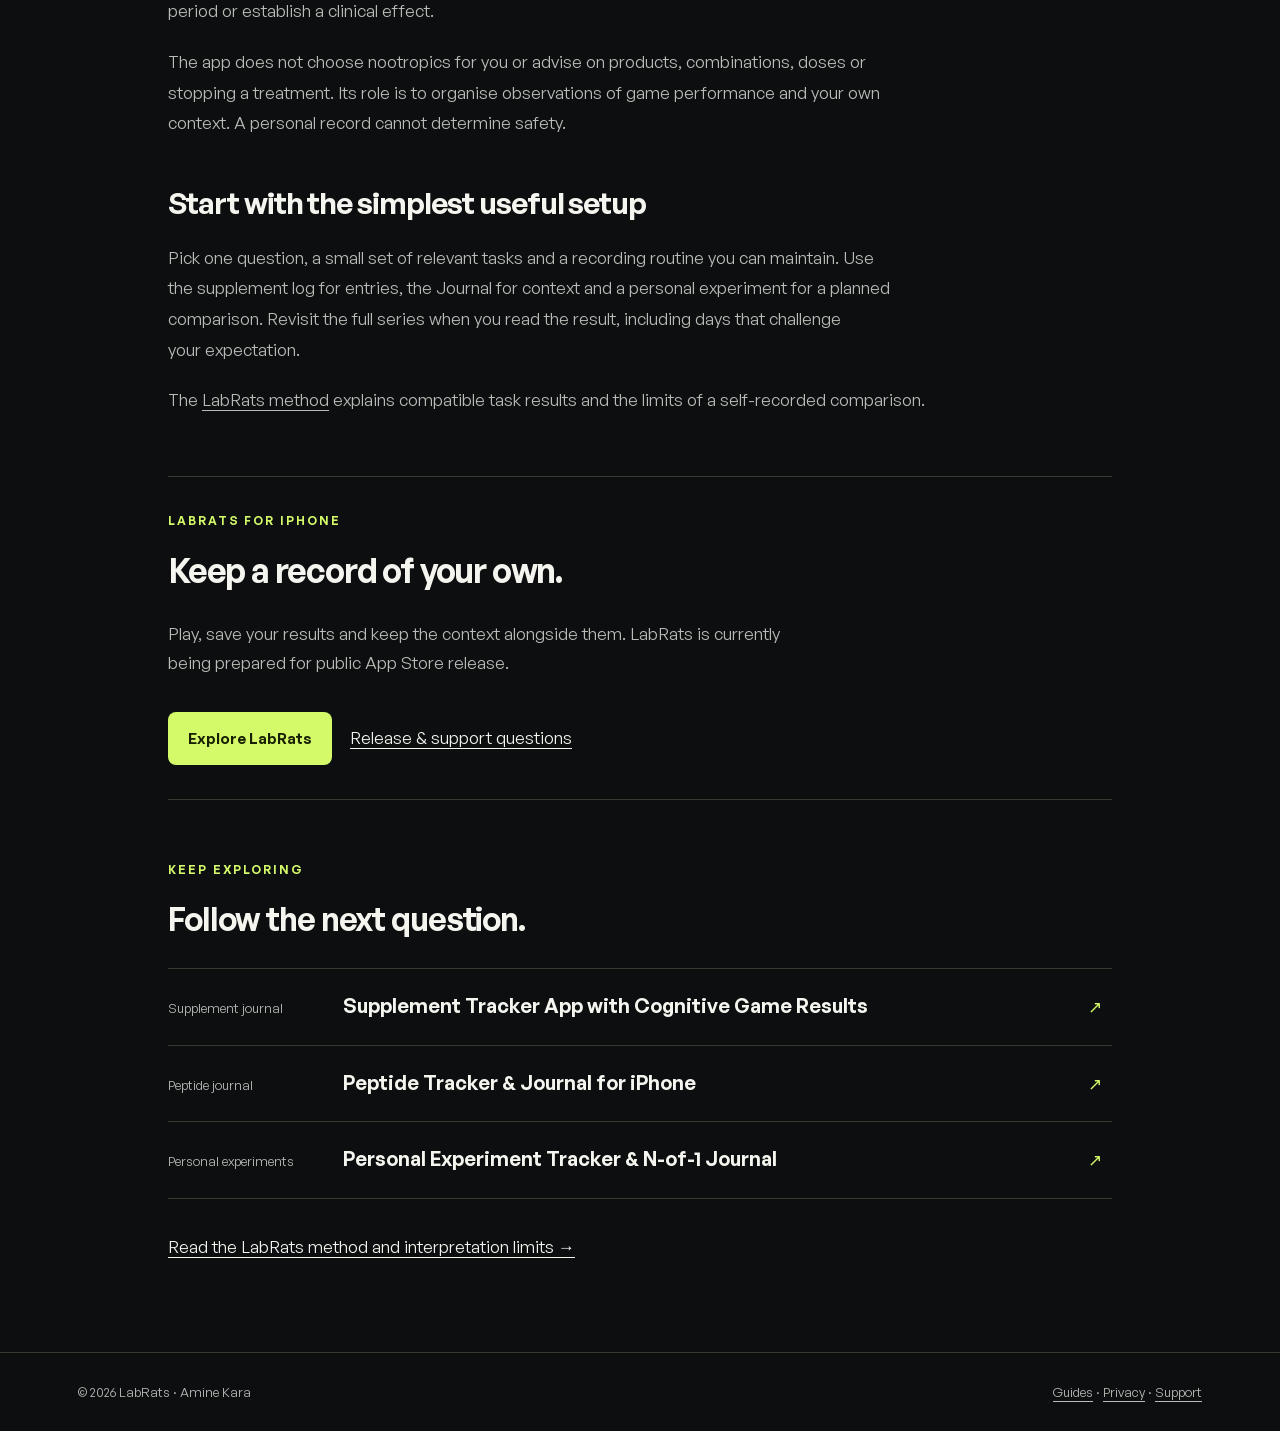
<file: nootropic-tracker.html>
<!doctype html>
<html lang="en"><head><meta charset="utf-8"><meta name="viewport" content="width=device-width,initial-scale=1">
<title>Nootropic Tracker App &amp; Personal Journal | LabRats</title><meta name="description" content="Keep a nootropic log beside memory, reaction-time and attention-game results. Explore the LabRats tracker, private journal and personal experiments on iPhone."><meta name="robots" content="index,follow,max-image-preview:large">
<link rel="canonical" href="https://aakk91.github.io/labrats-legal/nootropic-tracker.html"><link rel="stylesheet" href="style.css"><link rel="stylesheet" href="design.css"><link rel="icon" href="icon.png">
<meta property="og:type" content="article"><meta property="og:title" content="Nootropic Tracker App &amp; Personal Journal"><meta property="og:description" content="Keep a nootropic log beside memory, reaction-time and attention-game results. Explore the LabRats tracker, private journal and personal experiments on iPhone."><meta property="og:url" content="https://aakk91.github.io/labrats-legal/nootropic-tracker.html"><meta property="og:image" content="https://aakk91.github.io/labrats-legal/icon.png"><meta name="twitter:card" content="summary">
<script type="application/ld+json">{"@context": "https://schema.org", "@graph": [{"@type": "Article", "headline": "Nootropic Tracker App & Personal Journal", "description": "Keep a nootropic log beside memory, reaction-time and attention-game results. Explore the LabRats tracker, private journal and personal experiments on iPhone.", "datePublished": "2026-10-24", "dateModified": "2026-10-24", "inLanguage": "en", "mainEntityOfPage": "https://aakk91.github.io/labrats-legal/nootropic-tracker.html", "author": {"@type": "Person", "name": "Amine Kara", "url": "https://aakk91.github.io/labrats-legal/support.html"}, "publisher": {"@type": "Organization", "name": "LabRats", "url": "https://aakk91.github.io/labrats-legal/"}, "image": "https://aakk91.github.io/labrats-legal/app-nootropic-log.jpg"}, {"@type": "BreadcrumbList", "itemListElement": [{"@type": "ListItem", "position": 1, "name": "LabRats", "item": "https://aakk91.github.io/labrats-legal/"}, {"@type": "ListItem", "position": 2, "name": "Guides", "item": "https://aakk91.github.io/labrats-legal/guides.html"}, {"@type": "ListItem", "position": 3, "name": "Nootropic tracking", "item": "https://aakk91.github.io/labrats-legal/nootropic-tracker.html"}]}]}</script></head><body>
<a class="skip" href="#main">Skip to content</a><header><nav class="wrap" aria-label="Main"><a class="brand" href="./">LabRats</a><div class="links"><a href="guides.html">Guides</a><a href="method.html">The method</a><a href="support.html">Support</a></div></nav></header><main id="main" class="wrap guide"><nav class="breadcrumbs" aria-label="Breadcrumb"><a href="./">LabRats</a><span>/</span><a href="guides.html">Guides</a><span>/ Nootropic tracking</span></nav><article><div class="guide-intro"><p class="eyebrow">Nootropic tracking · A LabRats guide</p><h1>A nootropic tracker for entries and observations.</h1><p class="lead">LabRats is a nootropic tracker app for iPhone that connects a personal log with saved cognitive-game results. Record your own product names and timing, keep notes about the day, and use a planned comparison when you have a specific question.</p><p class="small">By Amine Kara, creator of LabRats · Updated <time datetime="2026-10-24">24 October 2026</time></p></div><nav class="contents" aria-label="On this page"><p class="eyebrow">In this guide</p><a href="#section-1">How to start a nootropic log</a><a href="#section-2">Write the question before reading the result</a><a href="#section-3">What to track alongside a nootropic log</a><a href="#section-4">Read memory, speed and errors separately</a><a href="#section-5">Why this does not prove a nootropic works</a><a href="#section-6">Start with the simplest useful setup</a></nav><div class="article-body"><section class="app-proof" aria-label="Actual app screen"><figure><a href="app-nootropic-log.jpg" aria-label="Open full-size app screenshot"><img src="app-nootropic-log.jpg" alt="LabRats log form with Nootropic (example) typed as a custom name and the amount left empty." width="390" height="844" loading="lazy" decoding="async"></a><figcaption>Actual LabRats form. Fictional demo shortcuts; the example entry was not saved.</figcaption></figure><div><p class="eyebrow">Inside LabRats</p><h2>Your name, amount and timing.</h2><p>The real log form accepts a custom product name, amount and unit, with controls for when the entry happened. Existing products become shortcuts for later entries.</p><p>Here, “Nootropic (example)” is an unsaved form entry. You supply the record; LabRats does not generate a product or dose recommendation.</p></div></section><section id="section-1"><h2>How to start a nootropic log</h2><ol><li>Open Lab → Add to your day → Supplement.</li><li>Type the name you use for your nootropic, plus the amount, unit and time you want to record.</li><li>Revisit entries by day in the Journal.</li><li>For a planned question, create a <a href="personal-experiment-tracker.html">personal experiment</a> and choose the games whose measurements you will read.</li></ol><p>A mixed stack can use the same record for <a href="supplement-tracker.html">supplements</a> and <a href="peptide-tracker.html">peptide entries</a>.</p></section><section id="section-2"><h2>Write the question before reading the result</h2><p>“Did anything feel different?” is a broad question. “How did my reaction-time results compare across the days I planned?” identifies a task and a comparison. A memory question needs a memory task; a question about errors needs the error counts as well as speed.</p><p>Choose the observations you will read in advance. Looking through many results and selecting the most flattering one makes the story easier to tell, but the comparison harder to trust.</p><p>For a question about remembering sequences, use the <a href="memory-test.html">memory-test guide</a>. For pace or errors, start with <a href="reaction-time-test.html">reaction-time tracking</a> or <a href="attention-focus-tests.html">attention tasks</a>.</p></section><section id="section-3"><h2>What to track alongside a nootropic log</h2><ul><li>The product name and the date of the actual entry.</li><li>The amount and unit, if you choose to record them.</li><li>Your usual context, including sleep and the time of play.</li><li>The same selected task formats across comparison days.</li><li>Missed days, mistakes and notes that explain interruptions.</li></ul><p>You can use the Journal without setting up a formal experiment. A consistent record is already a useful outcome. There is no need to turn every change into a claim.</p></section><section id="section-4"><h2>Read memory, speed and errors separately</h2><p>LabRats includes reaction tasks, sequence-memory games and attention tasks. A quicker response and a longer sequence describe different demands. One can change while another does not.</p><p>Personal experiment results present named measurements where the saved runs support them, rather than requiring you to interpret one combined points total. Look for how many days contribute and whether faster responses came with more errors. A quiet or unclear result belongs in the record too.</p></section><section id="section-5"><h2>Why this does not prove a nootropic works</h2><p>A self-recorded comparison can be affected by practice, expectations, differences between days and other changes you did not record. LabRats does not provide blinding, prescribe a washout period or establish a clinical effect.</p><p>The app does not choose nootropics for you or advise on products, combinations, doses or stopping a treatment. Its role is to organise observations of game performance and your own context. A personal record cannot determine safety.</p></section><section id="section-6"><h2>Start with the simplest useful setup</h2><p>Pick one question, a small set of relevant tasks and a recording routine you can maintain. Use the supplement log for entries, the Journal for context and a personal experiment for a planned comparison. Revisit the full series when you read the result, including days that challenge your expectation.</p><p>The <a href="method.html">LabRats method</a> explains compatible task results and the limits of a self-recorded comparison.</p></section></div></article><aside class="guide-cta"><p class="eyebrow">LabRats for iPhone</p><h2>Keep a record of your own.</h2><p>Play, save your results and keep the context alongside them. LabRats is currently being prepared for public App Store release.</p><div class="actions"><a class="button" href="./">Explore LabRats</a><a href="support.html">Release &amp; support questions</a></div></aside><section class="related"><p class="eyebrow">Keep exploring</p><h2>Follow the next question.</h2><div class="guide-list"><a href="supplement-tracker.html"><span>Supplement journal</span><strong>Supplement Tracker App with Cognitive Game Results</strong><span aria-hidden="true">↗</span></a><a href="peptide-tracker.html"><span>Peptide journal</span><strong>Peptide Tracker &amp; Journal for iPhone</strong><span aria-hidden="true">↗</span></a><a href="personal-experiment-tracker.html"><span>Personal experiments</span><strong>Personal Experiment Tracker &amp; N-of-1 Journal</strong><span aria-hidden="true">↗</span></a></div><p><a href="method.html">Read the LabRats method and interpretation limits →</a></p></section></main><footer><div class="wrap"><span>© 2026 LabRats · Amine Kara</span><span><a href="guides.html">Guides</a> · <a href="privacy-policy.html">Privacy</a> · <a href="support.html">Support</a></span></div></footer></body></html>
</file>
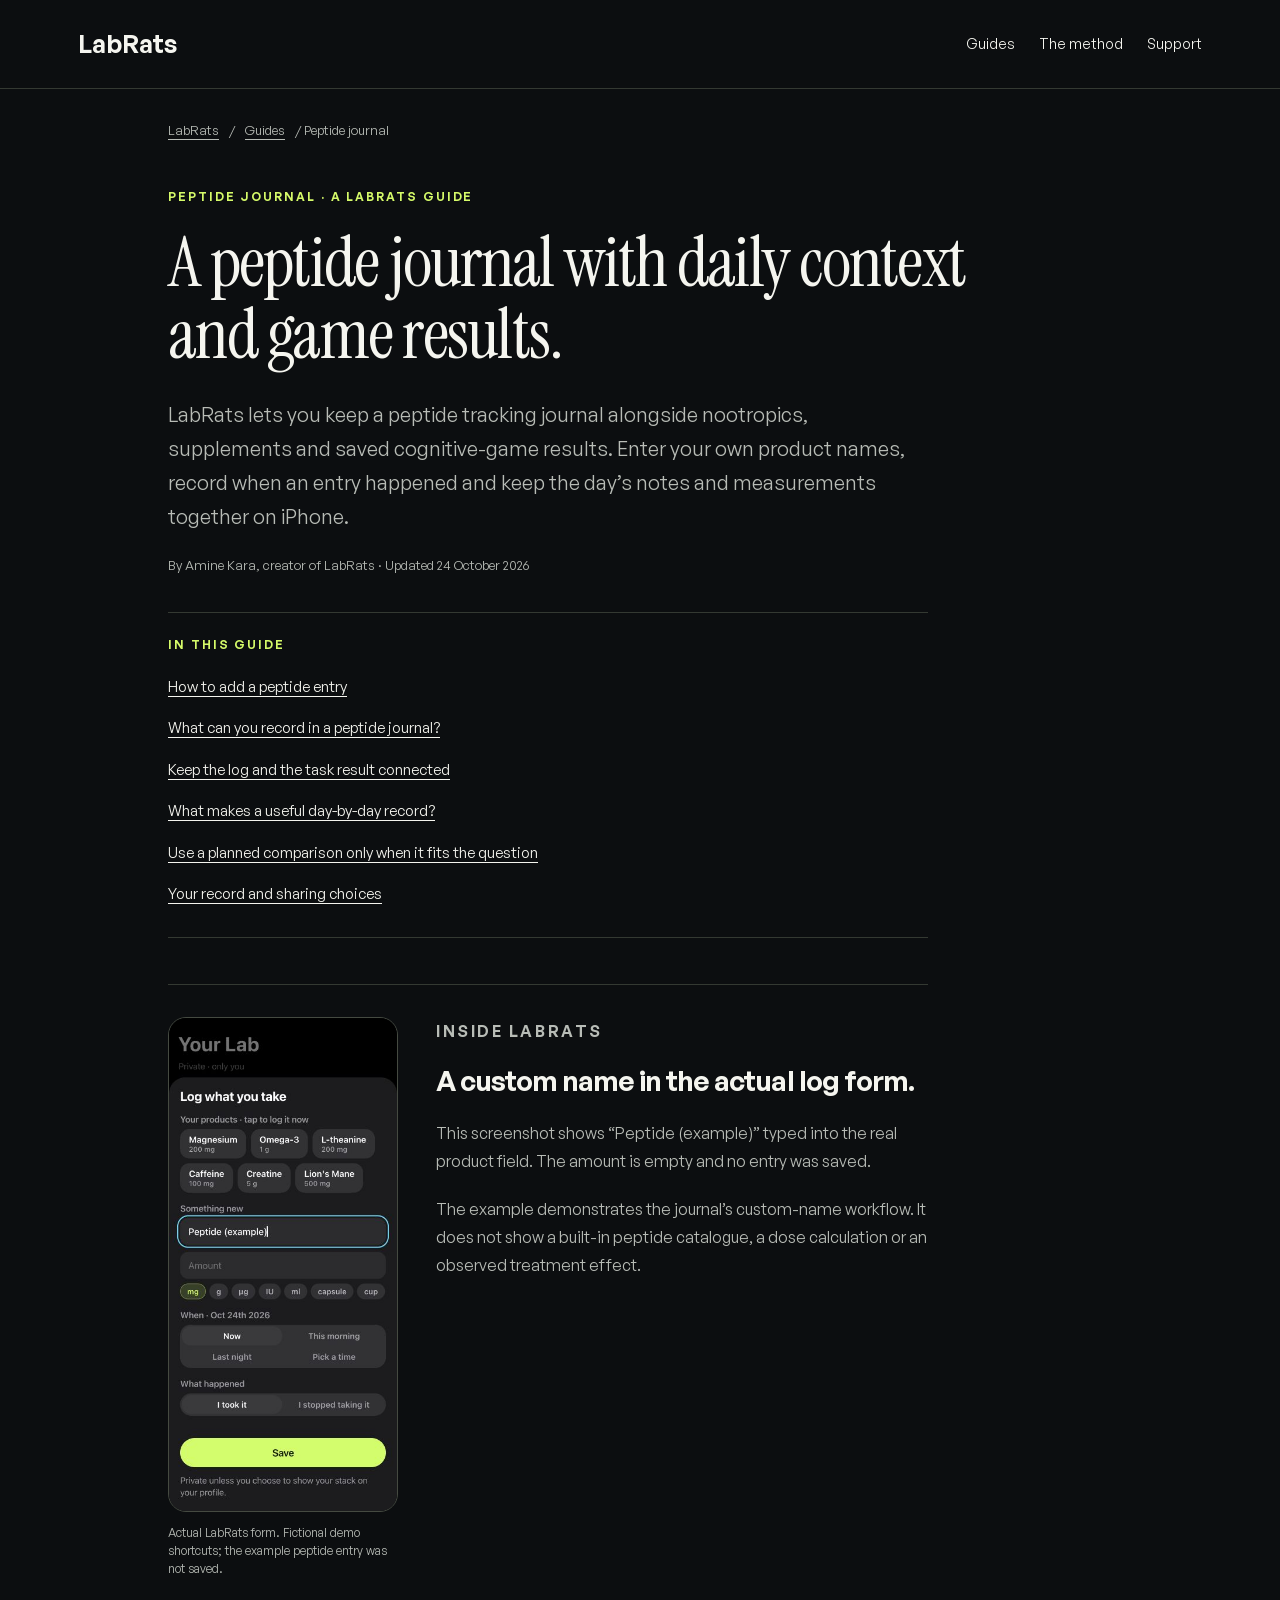
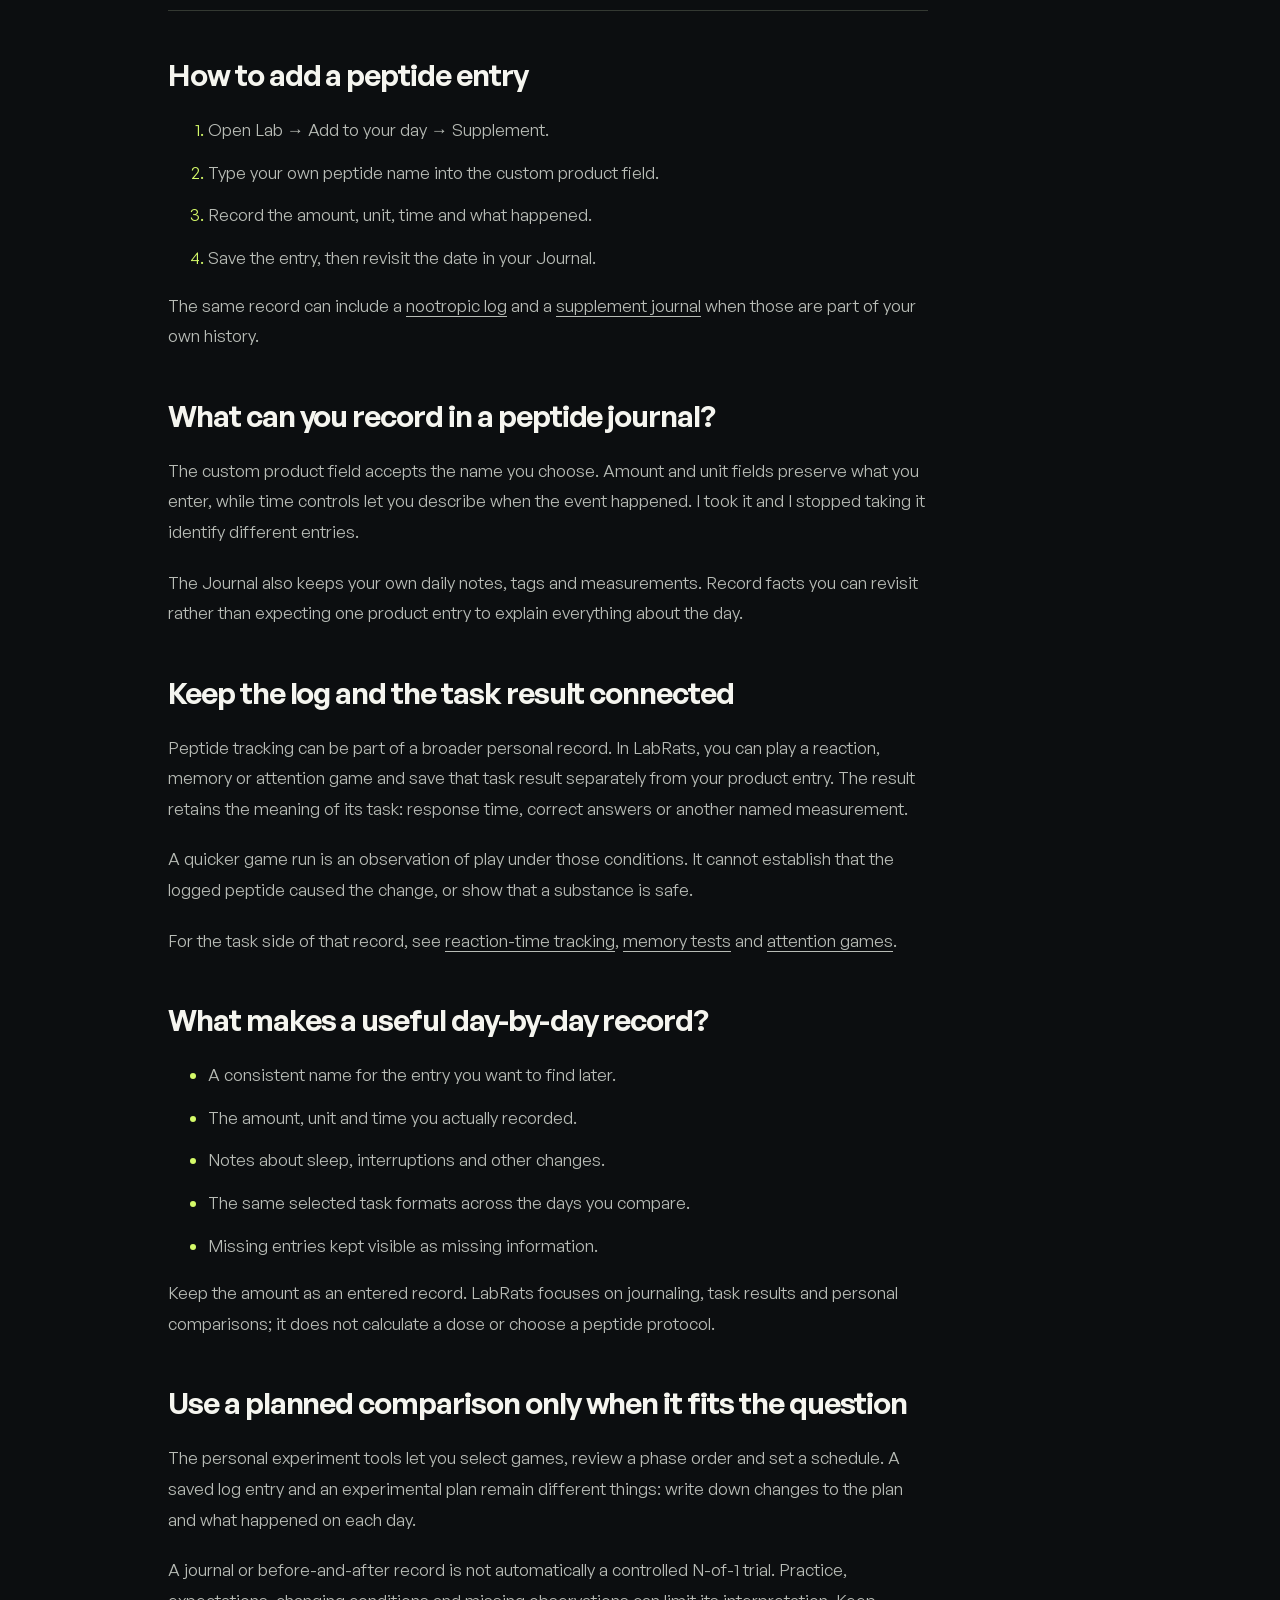
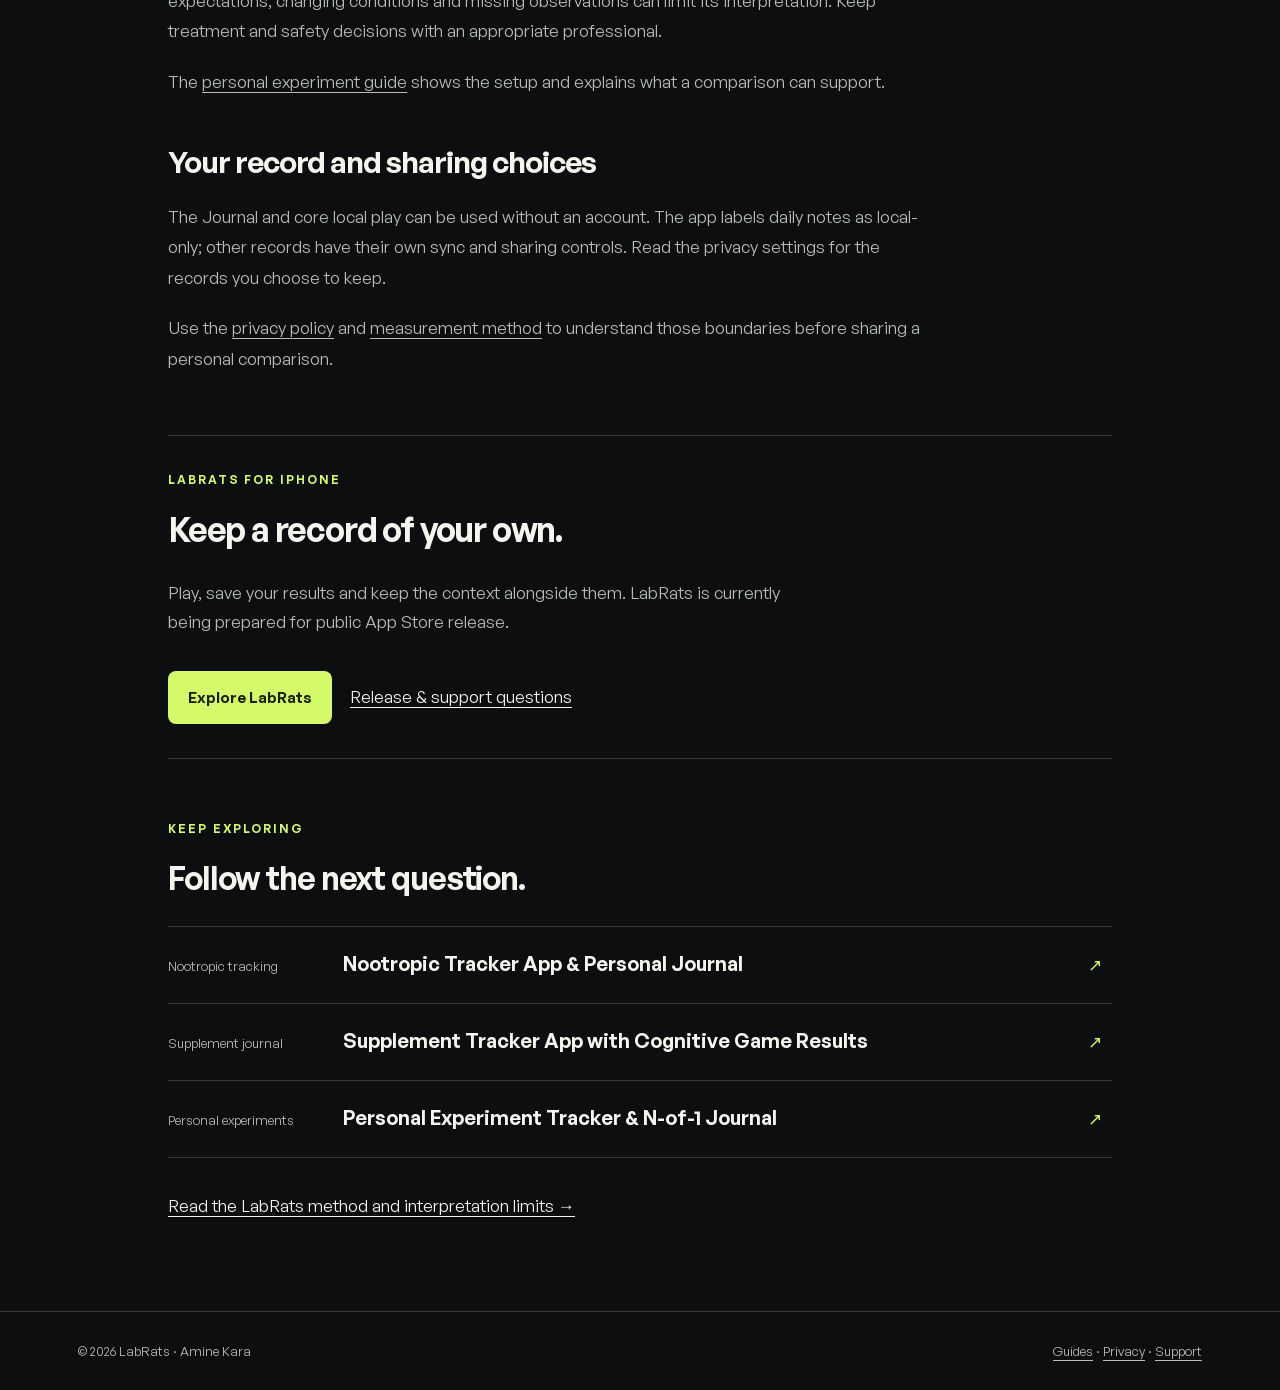
<file: peptide-tracker.html>
<!doctype html>
<html lang="en"><head><meta charset="utf-8"><meta name="viewport" content="width=device-width,initial-scale=1">
<title>Peptide Tracker &amp; Journal for iPhone | LabRats</title><meta name="description" content="Keep peptide entries, daily notes and cognitive-game results in a personal journal. Explore LabRats peptide tracking and recorded observations for iPhone."><meta name="robots" content="index,follow,max-image-preview:large">
<link rel="canonical" href="https://aakk91.github.io/labrats-legal/peptide-tracker.html"><link rel="stylesheet" href="style.css"><link rel="stylesheet" href="design.css"><link rel="icon" href="icon.png">
<meta property="og:type" content="article"><meta property="og:title" content="Peptide Tracker &amp; Journal for iPhone"><meta property="og:description" content="Keep peptide entries, daily notes and cognitive-game results in a personal journal. Explore LabRats peptide tracking and recorded observations for iPhone."><meta property="og:url" content="https://aakk91.github.io/labrats-legal/peptide-tracker.html"><meta property="og:image" content="https://aakk91.github.io/labrats-legal/icon.png"><meta name="twitter:card" content="summary">
<script type="application/ld+json">{"@context": "https://schema.org", "@graph": [{"@type": "Article", "headline": "Peptide Tracker & Journal for iPhone", "description": "Keep peptide entries, daily notes and cognitive-game results in a personal journal. Explore LabRats peptide tracking and recorded observations for iPhone.", "datePublished": "2026-10-24", "dateModified": "2026-10-24", "inLanguage": "en", "mainEntityOfPage": "https://aakk91.github.io/labrats-legal/peptide-tracker.html", "author": {"@type": "Person", "name": "Amine Kara", "url": "https://aakk91.github.io/labrats-legal/support.html"}, "publisher": {"@type": "Organization", "name": "LabRats", "url": "https://aakk91.github.io/labrats-legal/"}, "image": "https://aakk91.github.io/labrats-legal/app-peptide-log.jpg"}, {"@type": "BreadcrumbList", "itemListElement": [{"@type": "ListItem", "position": 1, "name": "LabRats", "item": "https://aakk91.github.io/labrats-legal/"}, {"@type": "ListItem", "position": 2, "name": "Guides", "item": "https://aakk91.github.io/labrats-legal/guides.html"}, {"@type": "ListItem", "position": 3, "name": "Peptide journal", "item": "https://aakk91.github.io/labrats-legal/peptide-tracker.html"}]}]}</script></head><body>
<a class="skip" href="#main">Skip to content</a><header><nav class="wrap" aria-label="Main"><a class="brand" href="./">LabRats</a><div class="links"><a href="guides.html">Guides</a><a href="method.html">The method</a><a href="support.html">Support</a></div></nav></header><main id="main" class="wrap guide"><nav class="breadcrumbs" aria-label="Breadcrumb"><a href="./">LabRats</a><span>/</span><a href="guides.html">Guides</a><span>/ Peptide journal</span></nav><article><div class="guide-intro"><p class="eyebrow">Peptide journal · A LabRats guide</p><h1>A peptide journal with daily context and game results.</h1><p class="lead">LabRats lets you keep a peptide tracking journal alongside nootropics, supplements and saved cognitive-game results. Enter your own product names, record when an entry happened and keep the day’s notes and measurements together on iPhone.</p><p class="small">By Amine Kara, creator of LabRats · Updated <time datetime="2026-10-24">24 October 2026</time></p></div><nav class="contents" aria-label="On this page"><p class="eyebrow">In this guide</p><a href="#section-1">How to add a peptide entry</a><a href="#section-2">What can you record in a peptide journal?</a><a href="#section-3">Keep the log and the task result connected</a><a href="#section-4">What makes a useful day-by-day record?</a><a href="#section-5">Use a planned comparison only when it fits the question</a><a href="#section-6">Your record and sharing choices</a></nav><div class="article-body"><section class="app-proof" aria-label="Actual app screen"><figure><a href="app-peptide-log.jpg" aria-label="Open full-size app screenshot"><img src="app-peptide-log.jpg" alt="LabRats log form with Peptide (example) typed into the product-name field and no amount entered." width="390" height="844" loading="lazy" decoding="async"></a><figcaption>Actual LabRats form. Fictional demo shortcuts; the example peptide entry was not saved.</figcaption></figure><div><p class="eyebrow">Inside LabRats</p><h2>A custom name in the actual log form.</h2><p>This screenshot shows “Peptide (example)” typed into the real product field. The amount is empty and no entry was saved.</p><p>The example demonstrates the journal’s custom-name workflow. It does not show a built-in peptide catalogue, a dose calculation or an observed treatment effect.</p></div></section><section id="section-1"><h2>How to add a peptide entry</h2><ol><li>Open Lab → Add to your day → Supplement.</li><li>Type your own peptide name into the custom product field.</li><li>Record the amount, unit, time and what happened.</li><li>Save the entry, then revisit the date in your Journal.</li></ol><p>The same record can include a <a href="nootropic-tracker.html">nootropic log</a> and a <a href="supplement-tracker.html">supplement journal</a> when those are part of your own history.</p></section><section id="section-2"><h2>What can you record in a peptide journal?</h2><p>The custom product field accepts the name you choose. Amount and unit fields preserve what you enter, while time controls let you describe when the event happened. I took it and I stopped taking it identify different entries.</p><p>The Journal also keeps your own daily notes, tags and measurements. Record facts you can revisit rather than expecting one product entry to explain everything about the day.</p></section><section id="section-3"><h2>Keep the log and the task result connected</h2><p>Peptide tracking can be part of a broader personal record. In LabRats, you can play a reaction, memory or attention game and save that task result separately from your product entry. The result retains the meaning of its task: response time, correct answers or another named measurement.</p><p>A quicker game run is an observation of play under those conditions. It cannot establish that the logged peptide caused the change, or show that a substance is safe.</p><p>For the task side of that record, see <a href="reaction-time-test.html">reaction-time tracking</a>, <a href="memory-test.html">memory tests</a> and <a href="attention-focus-tests.html">attention games</a>.</p></section><section id="section-4"><h2>What makes a useful day-by-day record?</h2><ul><li>A consistent name for the entry you want to find later.</li><li>The amount, unit and time you actually recorded.</li><li>Notes about sleep, interruptions and other changes.</li><li>The same selected task formats across the days you compare.</li><li>Missing entries kept visible as missing information.</li></ul><p>Keep the amount as an entered record. LabRats focuses on journaling, task results and personal comparisons; it does not calculate a dose or choose a peptide protocol.</p></section><section id="section-5"><h2>Use a planned comparison only when it fits the question</h2><p>The personal experiment tools let you select games, review a phase order and set a schedule. A saved log entry and an experimental plan remain different things: write down changes to the plan and what happened on each day.</p><p>A journal or before-and-after record is not automatically a controlled N-of-1 trial. Practice, expectations, changing conditions and missing observations can limit its interpretation. Keep treatment and safety decisions with an appropriate professional.</p><p>The <a href="personal-experiment-tracker.html">personal experiment guide</a> shows the setup and explains what a comparison can support.</p></section><section id="section-6"><h2>Your record and sharing choices</h2><p>The Journal and core local play can be used without an account. The app labels daily notes as local-only; other records have their own sync and sharing controls. Read the privacy settings for the records you choose to keep.</p><p>Use the <a href="privacy-policy.html">privacy policy</a> and <a href="method.html">measurement method</a> to understand those boundaries before sharing a personal comparison.</p></section></div></article><aside class="guide-cta"><p class="eyebrow">LabRats for iPhone</p><h2>Keep a record of your own.</h2><p>Play, save your results and keep the context alongside them. LabRats is currently being prepared for public App Store release.</p><div class="actions"><a class="button" href="./">Explore LabRats</a><a href="support.html">Release &amp; support questions</a></div></aside><section class="related"><p class="eyebrow">Keep exploring</p><h2>Follow the next question.</h2><div class="guide-list"><a href="nootropic-tracker.html"><span>Nootropic tracking</span><strong>Nootropic Tracker App &amp; Personal Journal</strong><span aria-hidden="true">↗</span></a><a href="supplement-tracker.html"><span>Supplement journal</span><strong>Supplement Tracker App with Cognitive Game Results</strong><span aria-hidden="true">↗</span></a><a href="personal-experiment-tracker.html"><span>Personal experiments</span><strong>Personal Experiment Tracker &amp; N-of-1 Journal</strong><span aria-hidden="true">↗</span></a></div><p><a href="method.html">Read the LabRats method and interpretation limits →</a></p></section></main><footer><div class="wrap"><span>© 2026 LabRats · Amine Kara</span><span><a href="guides.html">Guides</a> · <a href="privacy-policy.html">Privacy</a> · <a href="support.html">Support</a></span></div></footer></body></html>
</file>
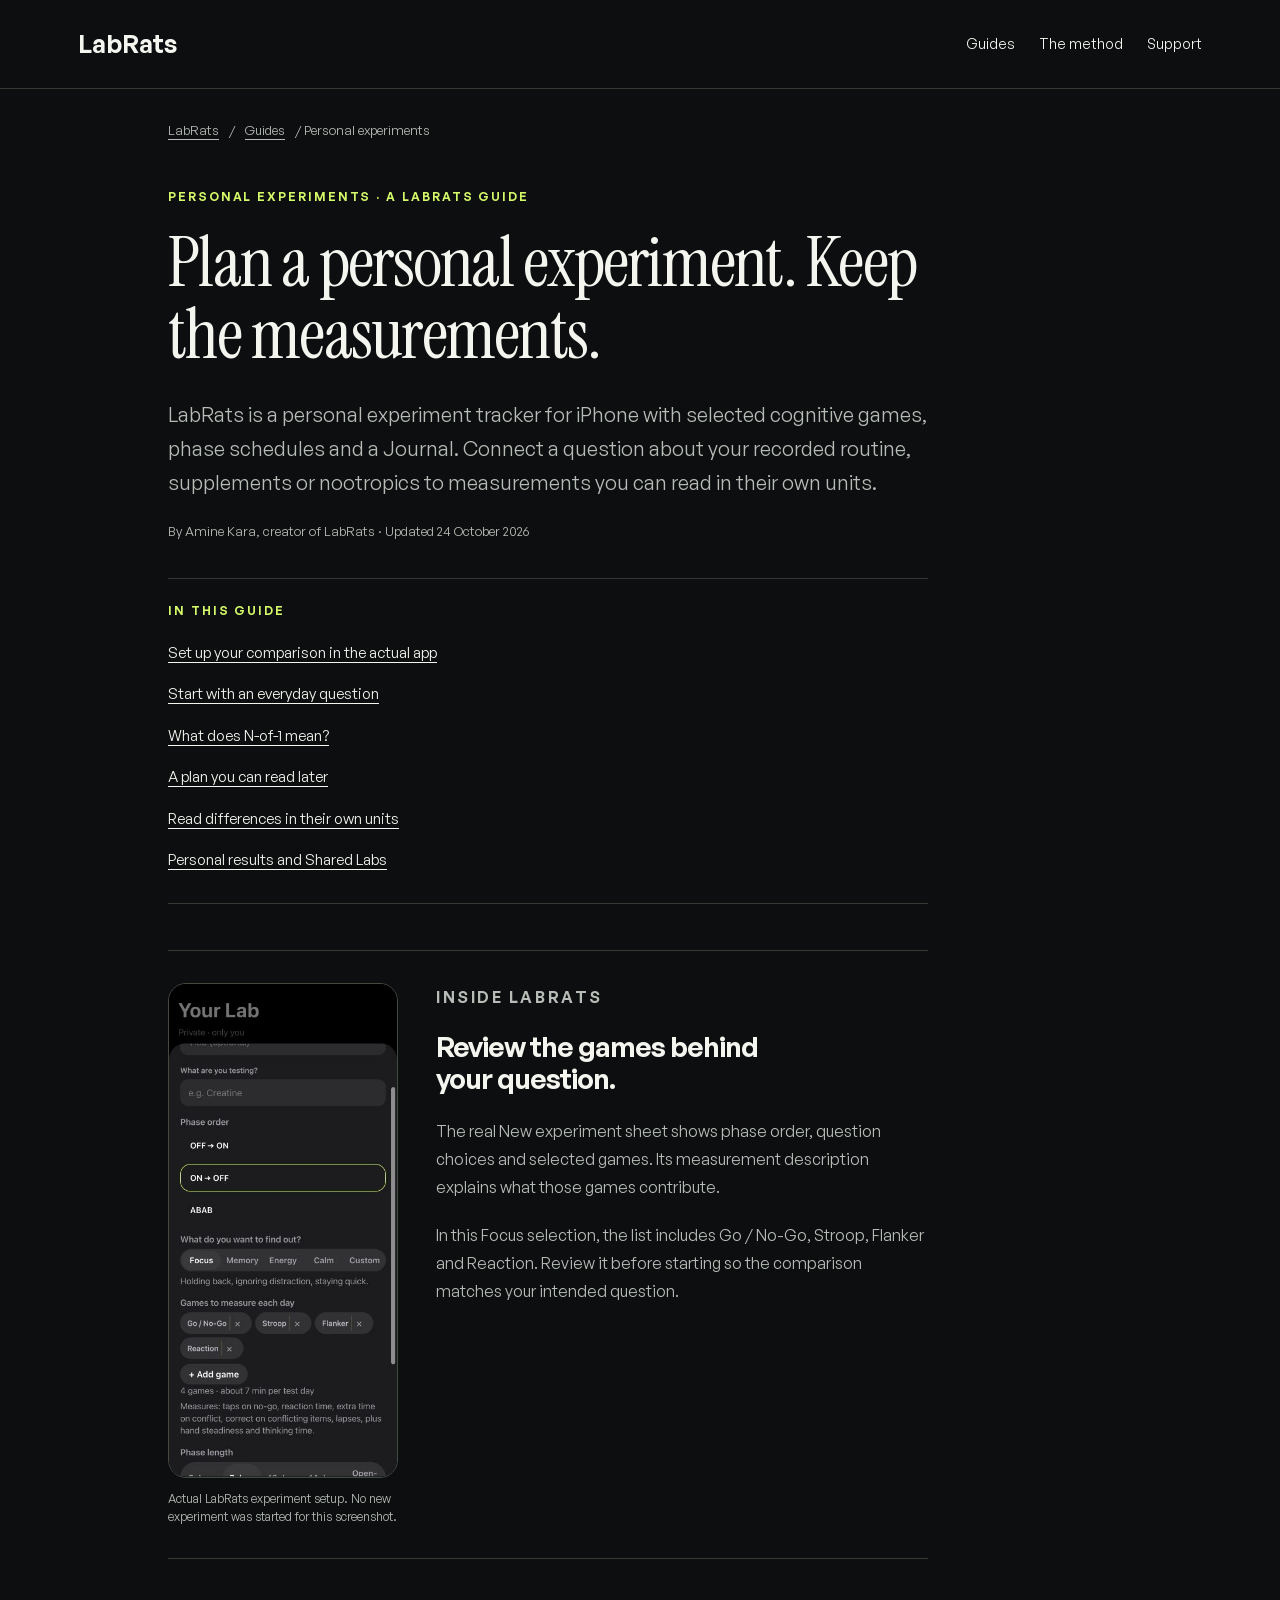
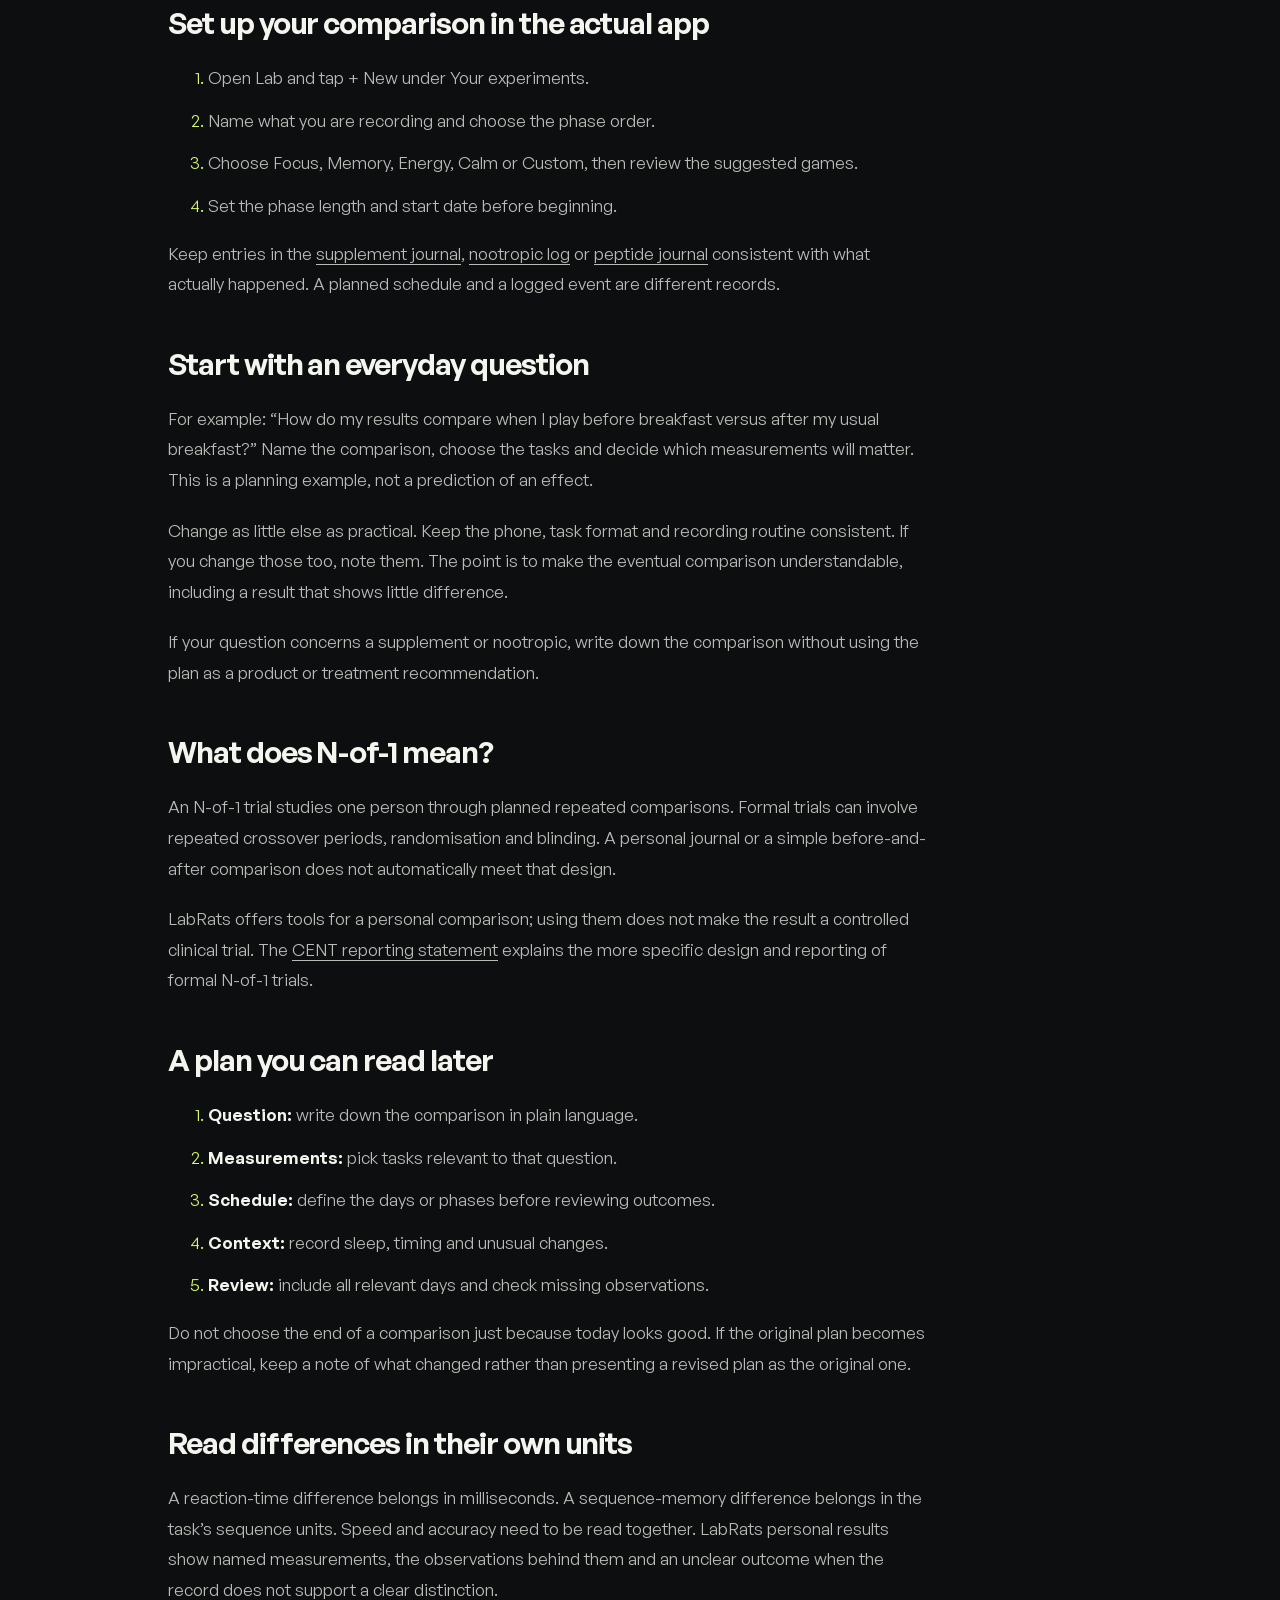
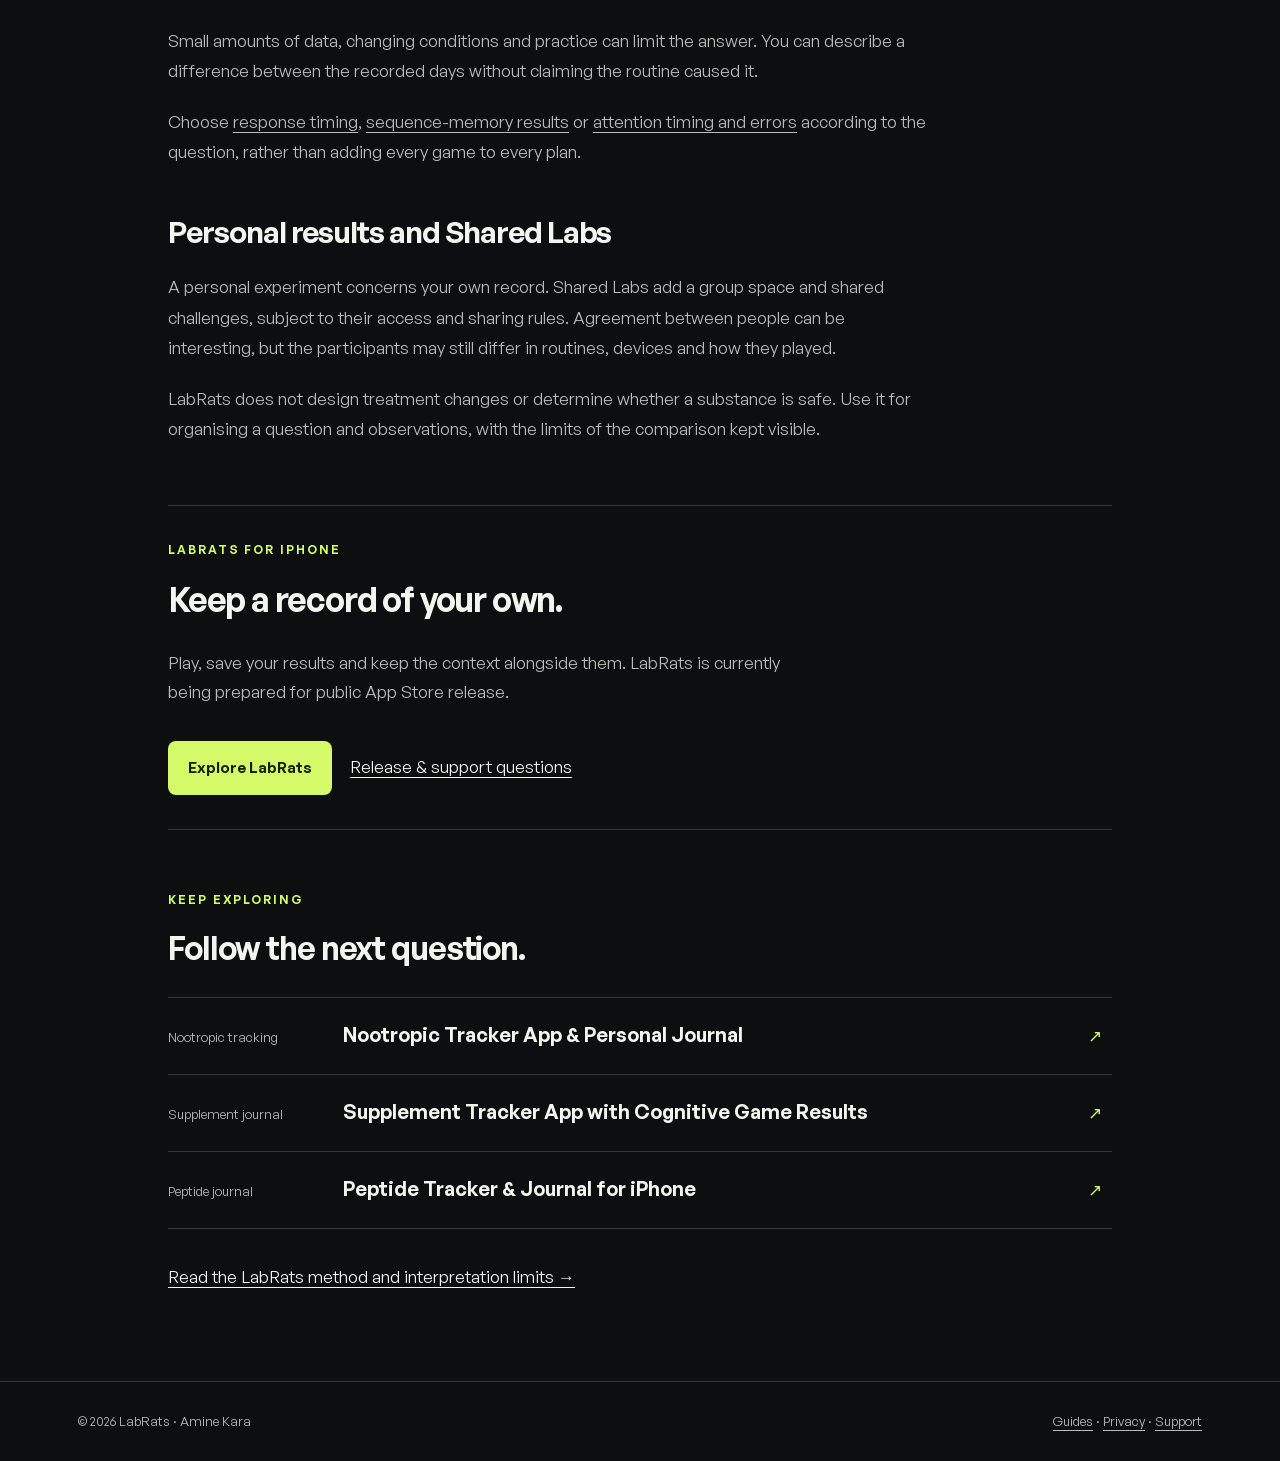
<file: personal-experiment-tracker.html>
<!doctype html>
<html lang="en"><head><meta charset="utf-8"><meta name="viewport" content="width=device-width,initial-scale=1">
<title>Personal Experiment Tracker &amp; N-of-1 Journal | LabRats</title><meta name="description" content="Plan personal comparisons of routines, supplements or nootropic logs with cognitive-game measurements. Explore LabRats experiments and the limits of N-of-1 tracking."><meta name="robots" content="index,follow,max-image-preview:large">
<link rel="canonical" href="https://aakk91.github.io/labrats-legal/personal-experiment-tracker.html"><link rel="stylesheet" href="style.css"><link rel="stylesheet" href="design.css"><link rel="icon" href="icon.png">
<meta property="og:type" content="article"><meta property="og:title" content="Personal Experiment Tracker &amp; N-of-1 Journal"><meta property="og:description" content="Plan personal comparisons of routines, supplements or nootropic logs with cognitive-game measurements. Explore LabRats experiments and the limits of N-of-1 tracking."><meta property="og:url" content="https://aakk91.github.io/labrats-legal/personal-experiment-tracker.html"><meta property="og:image" content="https://aakk91.github.io/labrats-legal/icon.png"><meta name="twitter:card" content="summary">
<script type="application/ld+json">{"@context": "https://schema.org", "@graph": [{"@type": "Article", "headline": "Personal Experiment Tracker & N-of-1 Journal", "description": "Plan personal comparisons of routines, supplements or nootropic logs with cognitive-game measurements. Explore LabRats experiments and the limits of N-of-1 tracking.", "datePublished": "2026-10-24", "dateModified": "2026-10-24", "inLanguage": "en", "mainEntityOfPage": "https://aakk91.github.io/labrats-legal/personal-experiment-tracker.html", "author": {"@type": "Person", "name": "Amine Kara", "url": "https://aakk91.github.io/labrats-legal/support.html"}, "publisher": {"@type": "Organization", "name": "LabRats", "url": "https://aakk91.github.io/labrats-legal/"}, "image": "https://aakk91.github.io/labrats-legal/app-experiment-setup.jpg"}, {"@type": "BreadcrumbList", "itemListElement": [{"@type": "ListItem", "position": 1, "name": "LabRats", "item": "https://aakk91.github.io/labrats-legal/"}, {"@type": "ListItem", "position": 2, "name": "Guides", "item": "https://aakk91.github.io/labrats-legal/guides.html"}, {"@type": "ListItem", "position": 3, "name": "Personal experiments", "item": "https://aakk91.github.io/labrats-legal/personal-experiment-tracker.html"}]}]}</script></head><body>
<a class="skip" href="#main">Skip to content</a><header><nav class="wrap" aria-label="Main"><a class="brand" href="./">LabRats</a><div class="links"><a href="guides.html">Guides</a><a href="method.html">The method</a><a href="support.html">Support</a></div></nav></header><main id="main" class="wrap guide"><nav class="breadcrumbs" aria-label="Breadcrumb"><a href="./">LabRats</a><span>/</span><a href="guides.html">Guides</a><span>/ Personal experiments</span></nav><article><div class="guide-intro"><p class="eyebrow">Personal experiments · A LabRats guide</p><h1>Plan a personal experiment. Keep the measurements.</h1><p class="lead">LabRats is a personal experiment tracker for iPhone with selected cognitive games, phase schedules and a Journal. Connect a question about your recorded routine, supplements or nootropics to measurements you can read in their own units.</p><p class="small">By Amine Kara, creator of LabRats · Updated <time datetime="2026-10-24">24 October 2026</time></p></div><nav class="contents" aria-label="On this page"><p class="eyebrow">In this guide</p><a href="#section-1">Set up your comparison in the actual app</a><a href="#section-2">Start with an everyday question</a><a href="#section-3">What does N-of-1 mean?</a><a href="#section-4">A plan you can read later</a><a href="#section-5">Read differences in their own units</a><a href="#section-6">Personal results and Shared Labs</a></nav><div class="article-body"><section class="app-proof" aria-label="Actual app screen"><figure><a href="app-experiment-setup.jpg" aria-label="Open full-size app screenshot"><img src="app-experiment-setup.jpg" alt="LabRats New experiment sheet showing phase choices, Focus selected and the associated games." width="390" height="844" loading="lazy" decoding="async"></a><figcaption>Actual LabRats experiment setup. No new experiment was started for this screenshot.</figcaption></figure><div><p class="eyebrow">Inside LabRats</p><h2>Review the games behind your question.</h2><p>The real New experiment sheet shows phase order, question choices and selected games. Its measurement description explains what those games contribute.</p><p>In this Focus selection, the list includes Go / No-Go, Stroop, Flanker and Reaction. Review it before starting so the comparison matches your intended question.</p></div></section><section id="section-1"><h2>Set up your comparison in the actual app</h2><ol><li>Open Lab and tap + New under Your experiments.</li><li>Name what you are recording and choose the phase order.</li><li>Choose Focus, Memory, Energy, Calm or Custom, then review the suggested games.</li><li>Set the phase length and start date before beginning.</li></ol><p>Keep entries in the <a href="supplement-tracker.html">supplement journal</a>, <a href="nootropic-tracker.html">nootropic log</a> or <a href="peptide-tracker.html">peptide journal</a> consistent with what actually happened. A planned schedule and a logged event are different records.</p></section><section id="section-2"><h2>Start with an everyday question</h2><p>For example: “How do my results compare when I play before breakfast versus after my usual breakfast?” Name the comparison, choose the tasks and decide which measurements will matter. This is a planning example, not a prediction of an effect.</p><p>Change as little else as practical. Keep the phone, task format and recording routine consistent. If you change those too, note them. The point is to make the eventual comparison understandable, including a result that shows little difference.</p><p>If your question concerns a supplement or nootropic, write down the comparison without using the plan as a product or treatment recommendation.</p></section><section id="section-3"><h2>What does N-of-1 mean?</h2><p>An N-of-1 trial studies one person through planned repeated comparisons. Formal trials can involve repeated crossover periods, randomisation and blinding. A personal journal or a simple before-and-after comparison does not automatically meet that design.</p><p>LabRats offers tools for a personal comparison; using them does not make the result a controlled clinical trial. The <a href="https://doi.org/10.1136/bmj.h1738">CENT reporting statement</a> explains the more specific design and reporting of formal N-of-1 trials.</p></section><section id="section-4"><h2>A plan you can read later</h2><ol><li><strong>Question:</strong> write down the comparison in plain language.</li><li><strong>Measurements:</strong> pick tasks relevant to that question.</li><li><strong>Schedule:</strong> define the days or phases before reviewing outcomes.</li><li><strong>Context:</strong> record sleep, timing and unusual changes.</li><li><strong>Review:</strong> include all relevant days and check missing observations.</li></ol><p>Do not choose the end of a comparison just because today looks good. If the original plan becomes impractical, keep a note of what changed rather than presenting a revised plan as the original one.</p></section><section id="section-5"><h2>Read differences in their own units</h2><p>A reaction-time difference belongs in milliseconds. A sequence-memory difference belongs in the task’s sequence units. Speed and accuracy need to be read together. LabRats personal results show named measurements, the observations behind them and an unclear outcome when the record does not support a clear distinction.</p><p>Small amounts of data, changing conditions and practice can limit the answer. You can describe a difference between the recorded days without claiming the routine caused it.</p><p>Choose <a href="reaction-time-test.html">response timing</a>, <a href="memory-test.html">sequence-memory results</a> or <a href="attention-focus-tests.html">attention timing and errors</a> according to the question, rather than adding every game to every plan.</p></section><section id="section-6"><h2>Personal results and Shared Labs</h2><p>A personal experiment concerns your own record. Shared Labs add a group space and shared challenges, subject to their access and sharing rules. Agreement between people can be interesting, but the participants may still differ in routines, devices and how they played.</p><p>LabRats does not design treatment changes or determine whether a substance is safe. Use it for organising a question and observations, with the limits of the comparison kept visible.</p></section></div></article><aside class="guide-cta"><p class="eyebrow">LabRats for iPhone</p><h2>Keep a record of your own.</h2><p>Play, save your results and keep the context alongside them. LabRats is currently being prepared for public App Store release.</p><div class="actions"><a class="button" href="./">Explore LabRats</a><a href="support.html">Release &amp; support questions</a></div></aside><section class="related"><p class="eyebrow">Keep exploring</p><h2>Follow the next question.</h2><div class="guide-list"><a href="nootropic-tracker.html"><span>Nootropic tracking</span><strong>Nootropic Tracker App &amp; Personal Journal</strong><span aria-hidden="true">↗</span></a><a href="supplement-tracker.html"><span>Supplement journal</span><strong>Supplement Tracker App with Cognitive Game Results</strong><span aria-hidden="true">↗</span></a><a href="peptide-tracker.html"><span>Peptide journal</span><strong>Peptide Tracker &amp; Journal for iPhone</strong><span aria-hidden="true">↗</span></a></div><p><a href="method.html">Read the LabRats method and interpretation limits →</a></p></section></main><footer><div class="wrap"><span>© 2026 LabRats · Amine Kara</span><span><a href="guides.html">Guides</a> · <a href="privacy-policy.html">Privacy</a> · <a href="support.html">Support</a></span></div></footer></body></html>
</file>
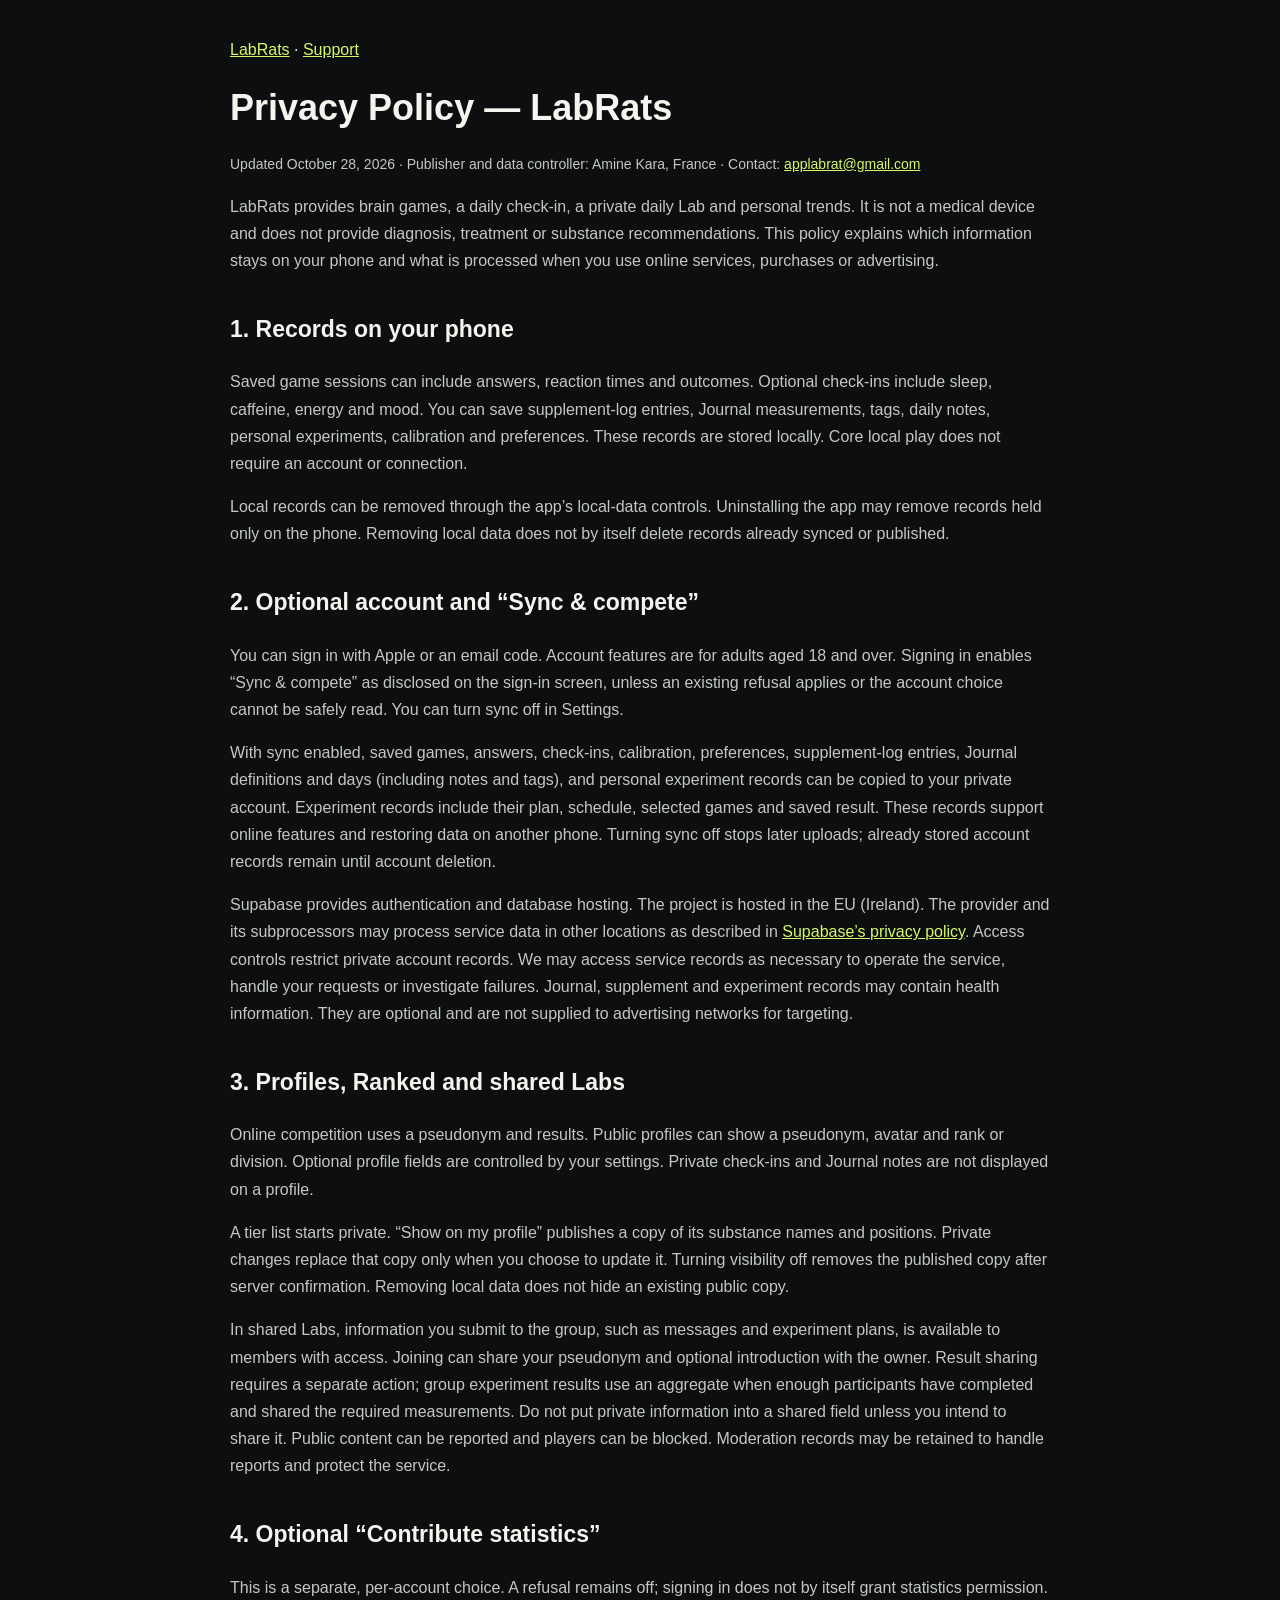
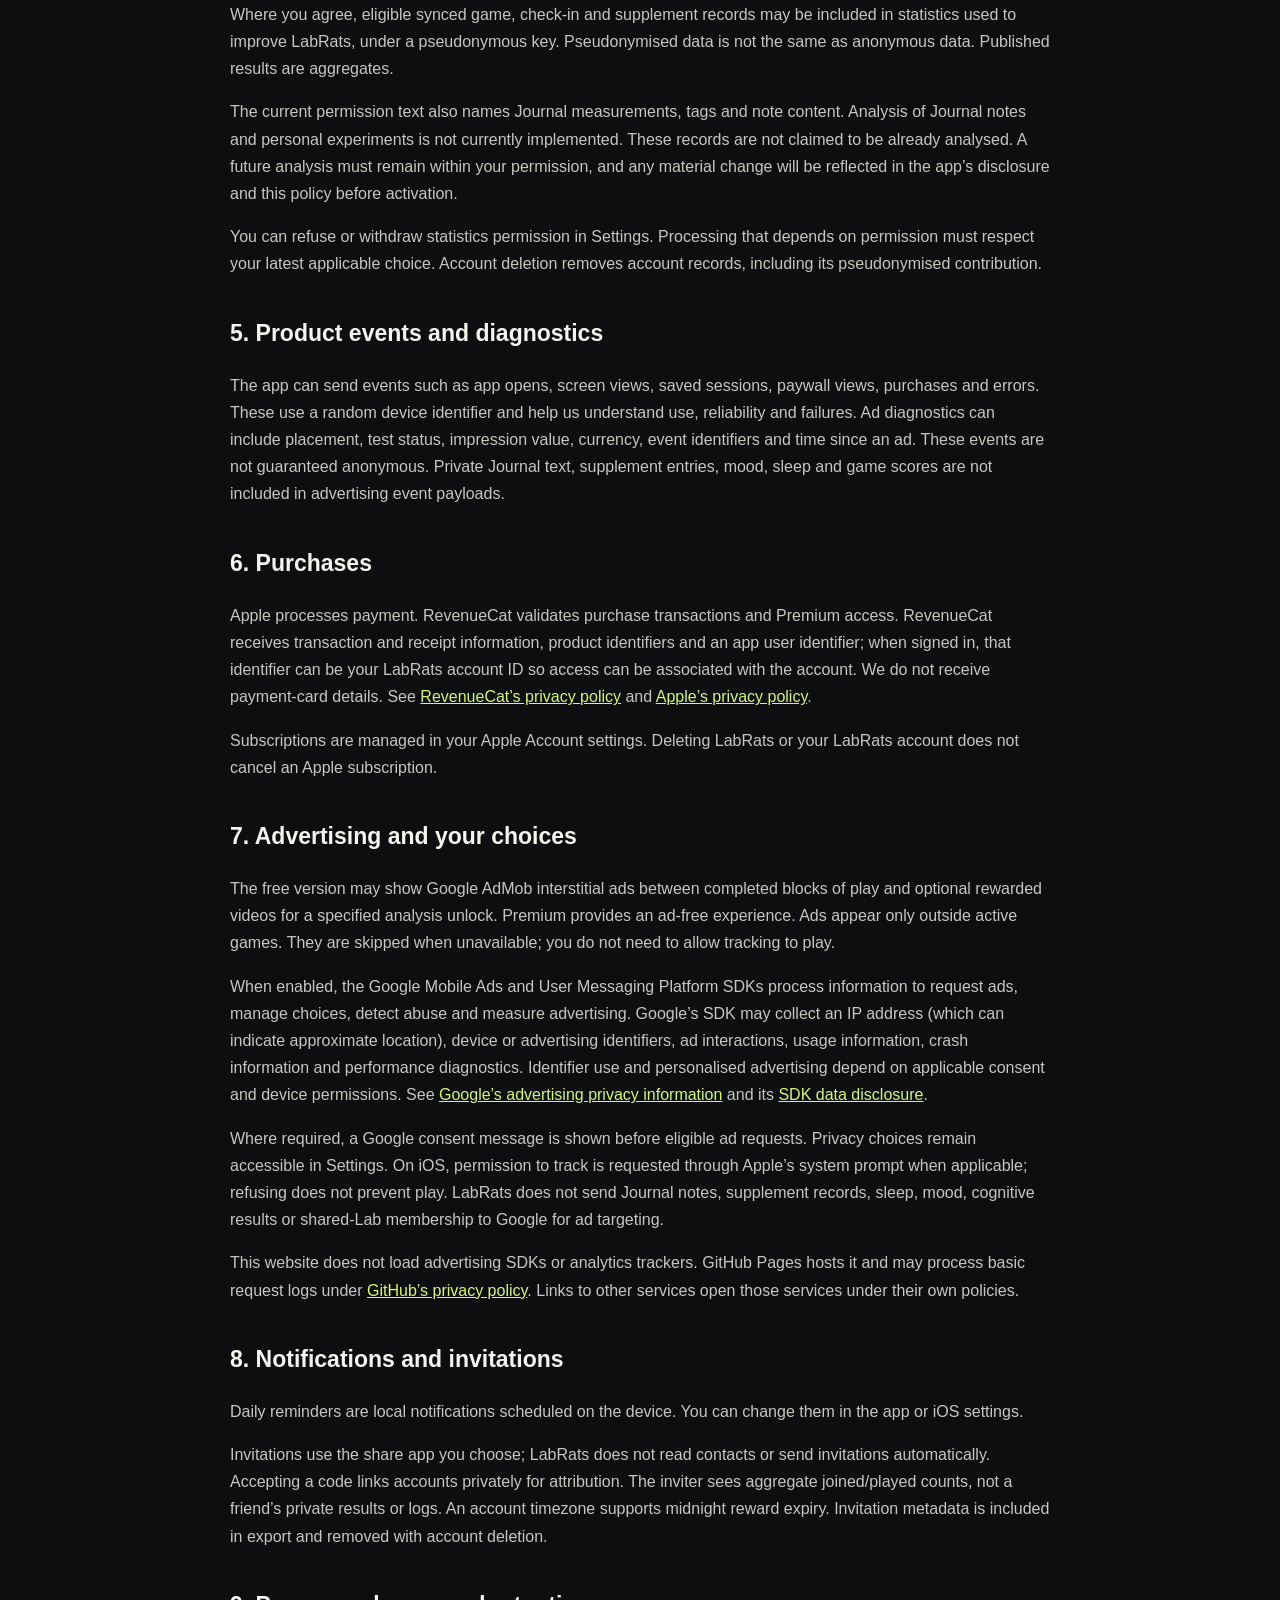
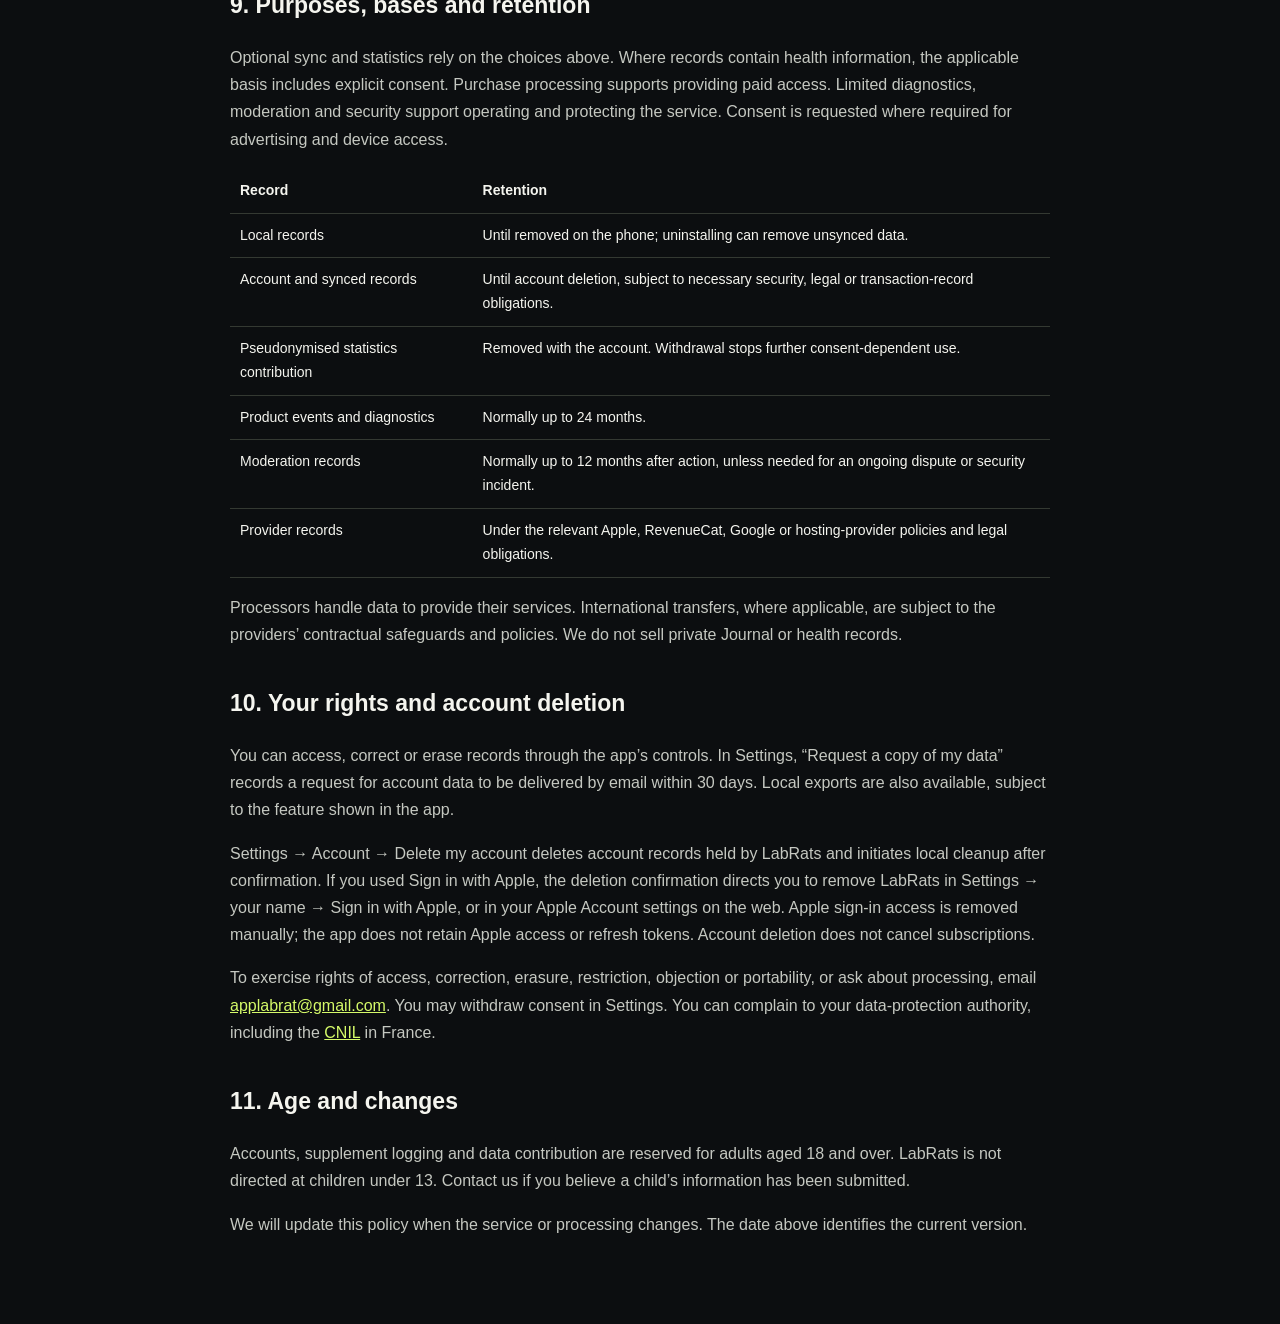
<file: privacy-policy.html>
<!doctype html><html lang="en"><head><meta charset="utf-8"><meta name="viewport" content="width=device-width,initial-scale=1"><title>LabRats Privacy Policy — Local Data, Optional Sync & Advertising</title><meta name="description" content="How LabRats handles local records, optional account sync, statistics choices, purchases and advertising. Contact applabrat@gmail.com for privacy requests."><link rel="canonical" href="https://aakk91.github.io/labrats-legal/privacy-policy.html"><style>body{font-family:Arial,Helvetica,sans-serif;max-width:820px;margin:auto;padding:36px 22px 70px;background:#0c0e10;color:#f5f5ef;line-height:1.7}a{color:#d5fa69}h1{font-size:36px;line-height:1.15}h2{font-size:23px;margin-top:36px}p,li{color:#c5c8c1}.meta{font-size:14px}table{border-collapse:collapse;width:100%;font-size:14px}td,th{border-bottom:1px solid #343932;padding:10px;text-align:left;vertical-align:top}</style></head><body><nav><a href="./">LabRats</a> · <a href="support.html">Support</a></nav><h1>Privacy Policy — LabRats</h1><p class="meta">Updated October 28, 2026 · Publisher and data controller: Amine Kara, France · Contact: <a href="mailto:applabrat@gmail.com">applabrat@gmail.com</a></p><p>LabRats provides brain games, a daily check-in, a private daily Lab and personal trends. It is not a medical device and does not provide diagnosis, treatment or substance recommendations. This policy explains which information stays on your phone and what is processed when you use online services, purchases or advertising.</p>
<h2>1. Records on your phone</h2><p>Saved game sessions can include answers, reaction times and outcomes. Optional check-ins include sleep, caffeine, energy and mood. You can save supplement-log entries, Journal measurements, tags, daily notes, personal experiments, calibration and preferences. These records are stored locally. Core local play does not require an account or connection.</p><p>Local records can be removed through the app’s local-data controls. Uninstalling the app may remove records held only on the phone. Removing local data does not by itself delete records already synced or published.</p>
<h2>2. Optional account and “Sync &amp; compete”</h2><p>You can sign in with Apple or an email code. Account features are for adults aged 18 and over. Signing in enables “Sync &amp; compete” as disclosed on the sign-in screen, unless an existing refusal applies or the account choice cannot be safely read. You can turn sync off in Settings.</p><p>With sync enabled, saved games, answers, check-ins, calibration, preferences, supplement-log entries, Journal definitions and days (including notes and tags), and personal experiment records can be copied to your private account. Experiment records include their plan, schedule, selected games and saved result. These records support online features and restoring data on another phone. Turning sync off stops later uploads; already stored account records remain until account deletion.</p><p>Supabase provides authentication and database hosting. The project is hosted in the EU (Ireland). The provider and its subprocessors may process service data in other locations as described in <a href="https://supabase.com/privacy">Supabase’s privacy policy</a>. Access controls restrict private account records. We may access service records as necessary to operate the service, handle your requests or investigate failures. Journal, supplement and experiment records may contain health information. They are optional and are not supplied to advertising networks for targeting.</p>
<h2>3. Profiles, Ranked and shared Labs</h2><p>Online competition uses a pseudonym and results. Public profiles can show a pseudonym, avatar and rank or division. Optional profile fields are controlled by your settings. Private check-ins and Journal notes are not displayed on a profile.</p><p>A tier list starts private. “Show on my profile” publishes a copy of its substance names and positions. Private changes replace that copy only when you choose to update it. Turning visibility off removes the published copy after server confirmation. Removing local data does not hide an existing public copy.</p><p>In shared Labs, information you submit to the group, such as messages and experiment plans, is available to members with access. Joining can share your pseudonym and optional introduction with the owner. Result sharing requires a separate action; group experiment results use an aggregate when enough participants have completed and shared the required measurements. Do not put private information into a shared field unless you intend to share it. Public content can be reported and players can be blocked. Moderation records may be retained to handle reports and protect the service.</p>
<h2>4. Optional “Contribute statistics”</h2><p>This is a separate, per-account choice. A refusal remains off; signing in does not by itself grant statistics permission. Where you agree, eligible synced game, check-in and supplement records may be included in statistics used to improve LabRats, under a pseudonymous key. Pseudonymised data is not the same as anonymous data. Published results are aggregates.</p><p>The current permission text also names Journal measurements, tags and note content. Analysis of Journal notes and personal experiments is not currently implemented. These records are not claimed to be already analysed. A future analysis must remain within your permission, and any material change will be reflected in the app’s disclosure and this policy before activation.</p><p>You can refuse or withdraw statistics permission in Settings. Processing that depends on permission must respect your latest applicable choice. Account deletion removes account records, including its pseudonymised contribution.</p>
<h2>5. Product events and diagnostics</h2><p>The app can send events such as app opens, screen views, saved sessions, paywall views, purchases and errors. These use a random device identifier and help us understand use, reliability and failures. Ad diagnostics can include placement, test status, impression value, currency, event identifiers and time since an ad. These events are not guaranteed anonymous. Private Journal text, supplement entries, mood, sleep and game scores are not included in advertising event payloads.</p>
<h2>6. Purchases</h2><p>Apple processes payment. RevenueCat validates purchase transactions and Premium access. RevenueCat receives transaction and receipt information, product identifiers and an app user identifier; when signed in, that identifier can be your LabRats account ID so access can be associated with the account. We do not receive payment-card details. See <a href="https://www.revenuecat.com/privacy">RevenueCat’s privacy policy</a> and <a href="https://www.apple.com/legal/privacy/">Apple’s privacy policy</a>.</p><p>Subscriptions are managed in your Apple Account settings. Deleting LabRats or your LabRats account does not cancel an Apple subscription.</p>
<h2>7. Advertising and your choices</h2><p>The free version may show Google AdMob interstitial ads between completed blocks of play and optional rewarded videos for a specified analysis unlock. Premium provides an ad-free experience. Ads appear only outside active games. They are skipped when unavailable; you do not need to allow tracking to play.</p><p>When enabled, the Google Mobile Ads and User Messaging Platform SDKs process information to request ads, manage choices, detect abuse and measure advertising. Google’s SDK may collect an IP address (which can indicate approximate location), device or advertising identifiers, ad interactions, usage information, crash information and performance diagnostics. Identifier use and personalised advertising depend on applicable consent and device permissions. See <a href="https://policies.google.com/technologies/ads">Google’s advertising privacy information</a> and its <a href="https://developers.google.com/admob/ios/privacy/data-disclosure">SDK data disclosure</a>.</p><p>Where required, a Google consent message is shown before eligible ad requests. Privacy choices remain accessible in Settings. On iOS, permission to track is requested through Apple’s system prompt when applicable; refusing does not prevent play. LabRats does not send Journal notes, supplement records, sleep, mood, cognitive results or shared-Lab membership to Google for ad targeting.</p><p>This website does not load advertising SDKs or analytics trackers. GitHub Pages hosts it and may process basic request logs under <a href="https://docs.github.com/en/site-policy/privacy-policies/github-general-privacy-statement">GitHub’s privacy policy</a>. Links to other services open those services under their own policies.</p>
<h2>8. Notifications and invitations</h2><p>Daily reminders are local notifications scheduled on the device. You can change them in the app or iOS settings.</p><p>Invitations use the share app you choose; LabRats does not read contacts or send invitations automatically. Accepting a code links accounts privately for attribution. The inviter sees aggregate joined/played counts, not a friend’s private results or logs. An account timezone supports midnight reward expiry. Invitation metadata is included in export and removed with account deletion.</p>
<h2>9. Purposes, bases and retention</h2><p>Optional sync and statistics rely on the choices above. Where records contain health information, the applicable basis includes explicit consent. Purchase processing supports providing paid access. Limited diagnostics, moderation and security support operating and protecting the service. Consent is requested where required for advertising and device access.</p><table><tr><th>Record</th><th>Retention</th></tr><tr><td>Local records</td><td>Until removed on the phone; uninstalling can remove unsynced data.</td></tr><tr><td>Account and synced records</td><td>Until account deletion, subject to necessary security, legal or transaction-record obligations.</td></tr><tr><td>Pseudonymised statistics contribution</td><td>Removed with the account. Withdrawal stops further consent-dependent use.</td></tr><tr><td>Product events and diagnostics</td><td>Normally up to 24 months.</td></tr><tr><td>Moderation records</td><td>Normally up to 12 months after action, unless needed for an ongoing dispute or security incident.</td></tr><tr><td>Provider records</td><td>Under the relevant Apple, RevenueCat, Google or hosting-provider policies and legal obligations.</td></tr></table><p>Processors handle data to provide their services. International transfers, where applicable, are subject to the providers’ contractual safeguards and policies. We do not sell private Journal or health records.</p>
<h2 id="choices">10. Your rights and account deletion</h2><p>You can access, correct or erase records through the app’s controls. In Settings, “Request a copy of my data” records a request for account data to be delivered by email within 30 days. Local exports are also available, subject to the feature shown in the app.</p><p>Settings → Account → Delete my account deletes account records held by LabRats and initiates local cleanup after confirmation. If you used Sign in with Apple, the deletion confirmation directs you to remove LabRats in Settings → your name → Sign in with Apple, or in your Apple Account settings on the web. Apple sign-in access is removed manually; the app does not retain Apple access or refresh tokens. Account deletion does not cancel subscriptions.</p><p>To exercise rights of access, correction, erasure, restriction, objection or portability, or ask about processing, email <a href="mailto:applabrat@gmail.com">applabrat@gmail.com</a>. You may withdraw consent in Settings. You can complain to your data-protection authority, including the <a href="https://www.cnil.fr/">CNIL</a> in France.</p>
<h2>11. Age and changes</h2><p>Accounts, supplement logging and data contribution are reserved for adults aged 18 and over. LabRats is not directed at children under 13. Contact us if you believe a child’s information has been submitted.</p><p>We will update this policy when the service or processing changes. The date above identifies the current version.</p></body></html>
</file>
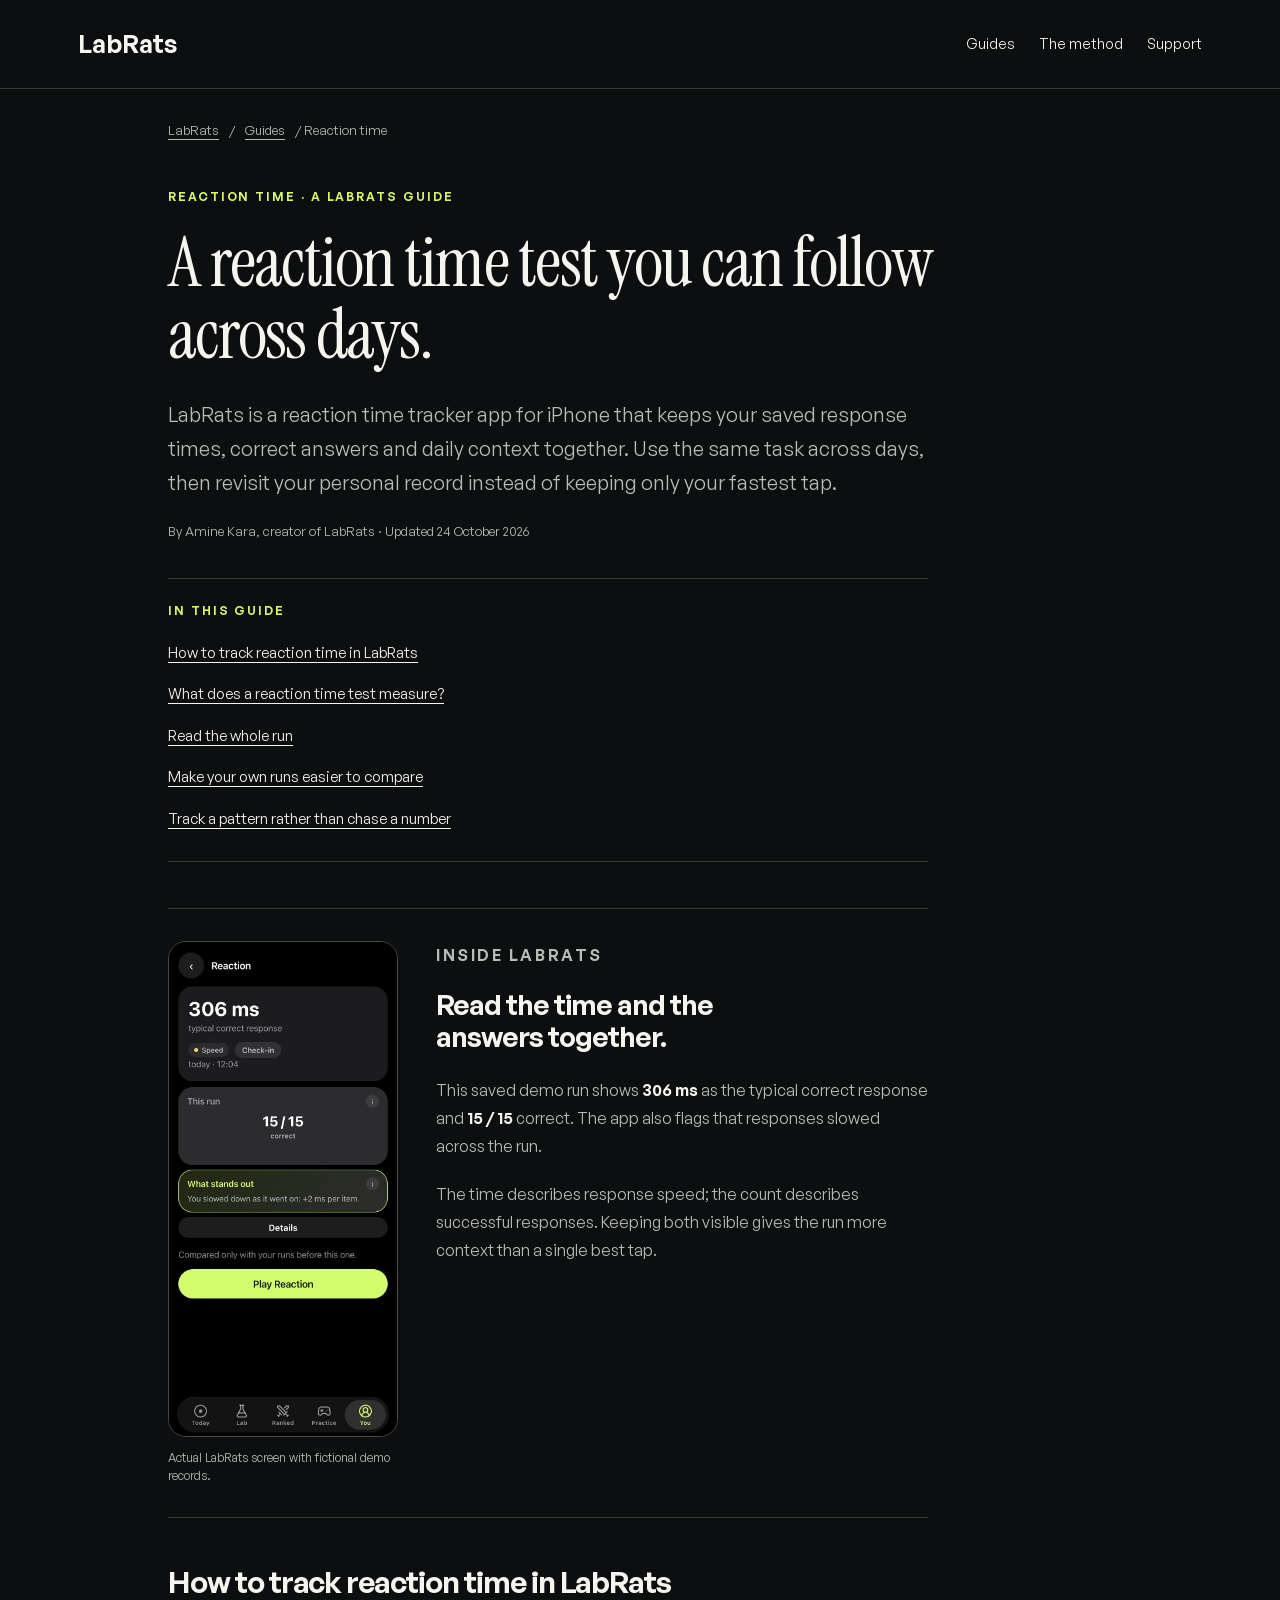
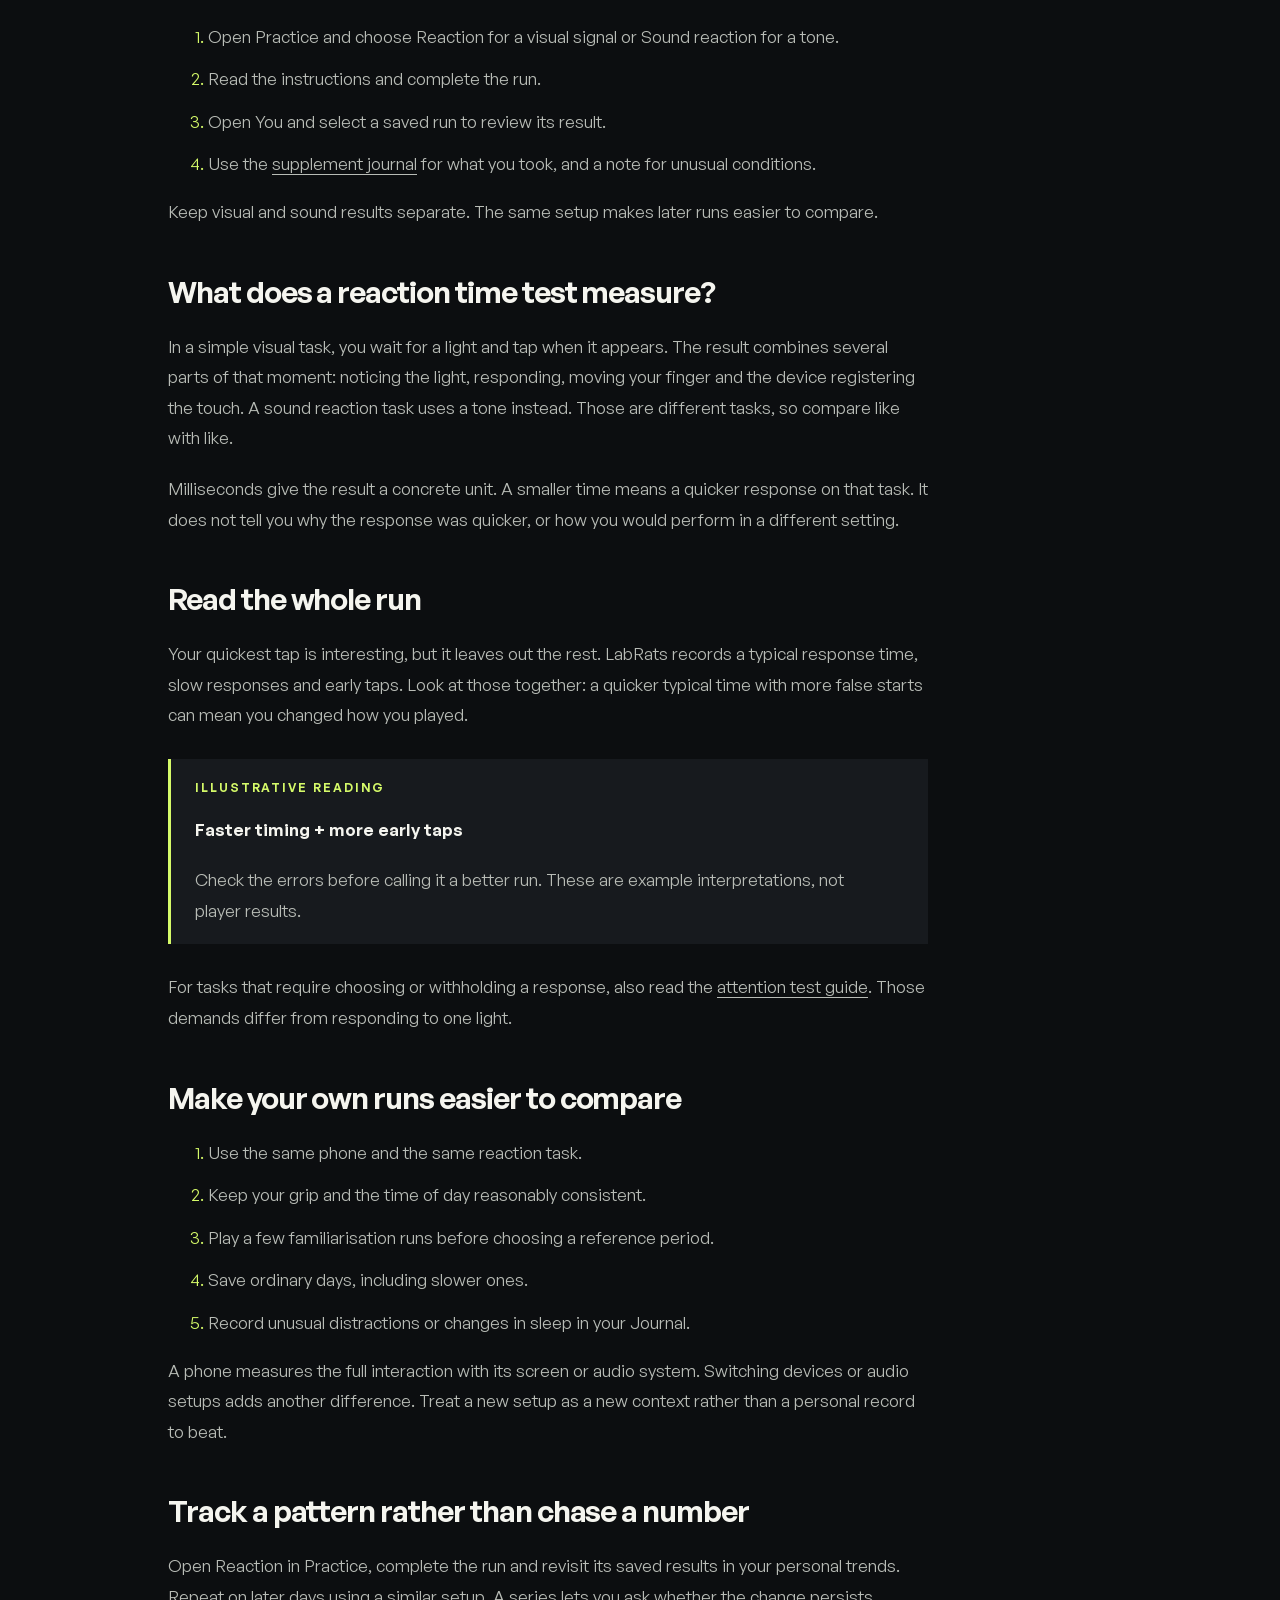
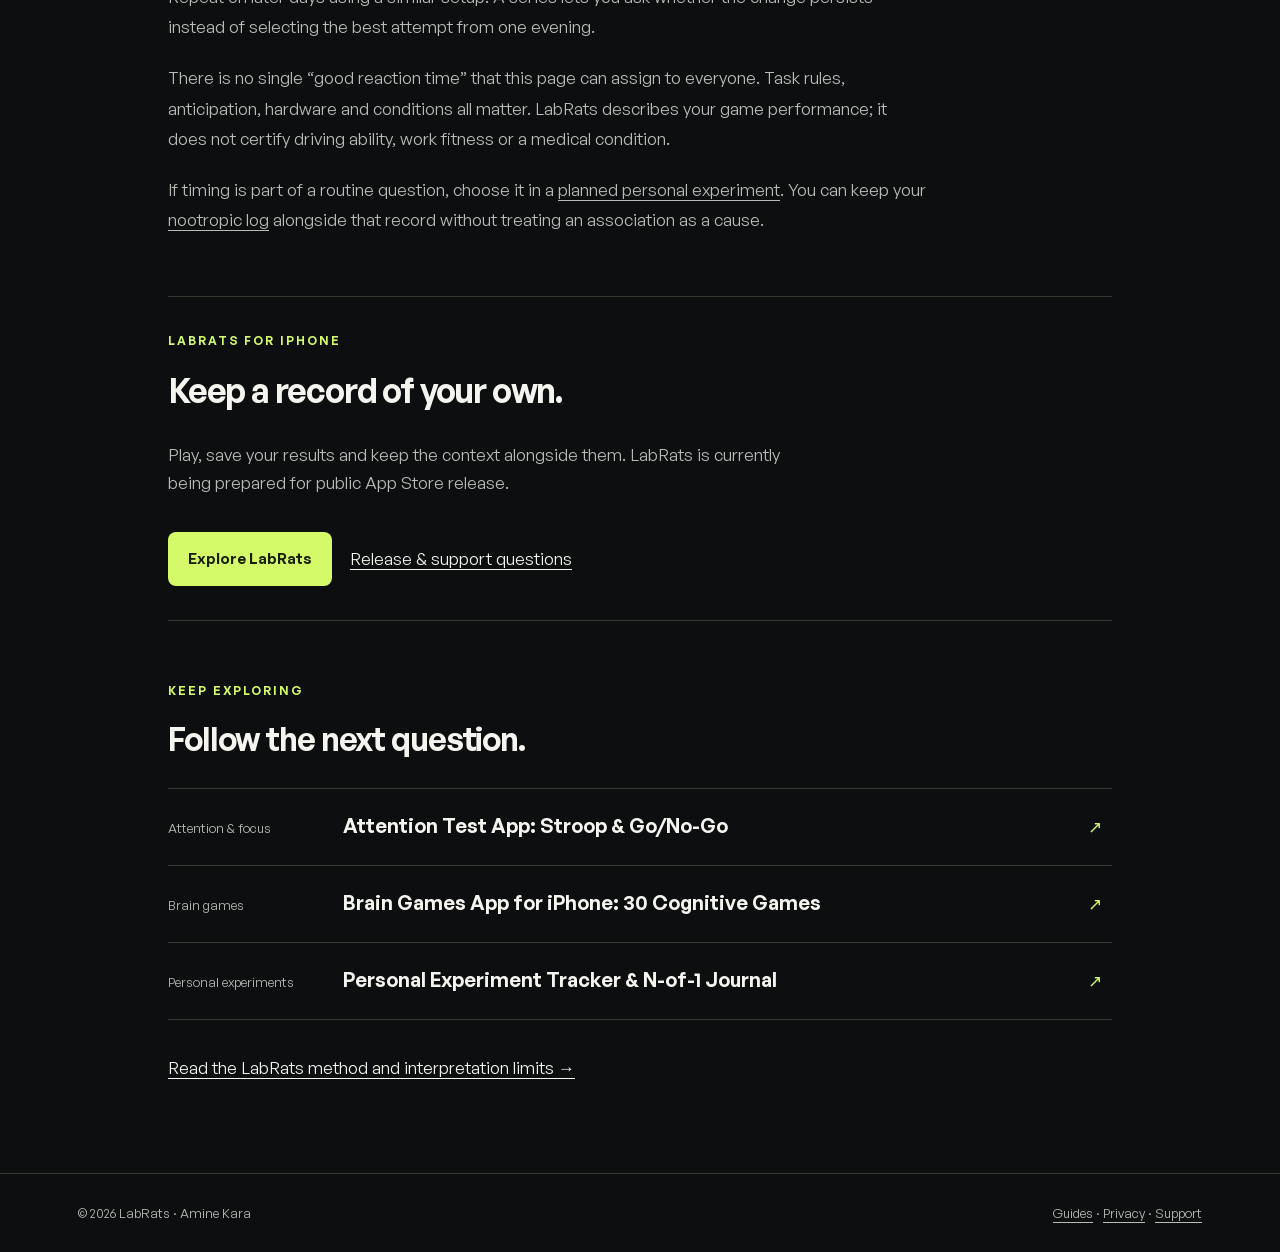
<file: reaction-time-test.html>
<!doctype html>
<html lang="en"><head><meta charset="utf-8"><meta name="viewport" content="width=device-width,initial-scale=1">
<title>Reaction Time Tracker App for iPhone | LabRats</title><meta name="description" content="Track reaction time in milliseconds on iPhone. See correct answers, revisit saved runs and keep daily context with LabRats reaction-time tracking."><meta name="robots" content="index,follow,max-image-preview:large">
<link rel="canonical" href="https://aakk91.github.io/labrats-legal/reaction-time-test.html"><link rel="stylesheet" href="style.css"><link rel="stylesheet" href="design.css"><link rel="icon" href="icon.png">
<meta property="og:type" content="article"><meta property="og:title" content="Reaction Time Tracker App for iPhone"><meta property="og:description" content="Track reaction time in milliseconds on iPhone. See correct answers, revisit saved runs and keep daily context with LabRats reaction-time tracking."><meta property="og:url" content="https://aakk91.github.io/labrats-legal/reaction-time-test.html"><meta property="og:image" content="https://aakk91.github.io/labrats-legal/icon.png"><meta name="twitter:card" content="summary">
<script type="application/ld+json">{"@context": "https://schema.org", "@graph": [{"@type": "Article", "headline": "Reaction Time Tracker App for iPhone", "description": "Track reaction time in milliseconds on iPhone. See correct answers, revisit saved runs and keep daily context with LabRats reaction-time tracking.", "datePublished": "2026-10-24", "dateModified": "2026-10-24", "inLanguage": "en", "mainEntityOfPage": "https://aakk91.github.io/labrats-legal/reaction-time-test.html", "author": {"@type": "Person", "name": "Amine Kara", "url": "https://aakk91.github.io/labrats-legal/support.html"}, "publisher": {"@type": "Organization", "name": "LabRats", "url": "https://aakk91.github.io/labrats-legal/"}, "image": "https://aakk91.github.io/labrats-legal/app-reaction-result.jpg"}, {"@type": "BreadcrumbList", "itemListElement": [{"@type": "ListItem", "position": 1, "name": "LabRats", "item": "https://aakk91.github.io/labrats-legal/"}, {"@type": "ListItem", "position": 2, "name": "Guides", "item": "https://aakk91.github.io/labrats-legal/guides.html"}, {"@type": "ListItem", "position": 3, "name": "Reaction time", "item": "https://aakk91.github.io/labrats-legal/reaction-time-test.html"}]}]}</script></head><body>
<a class="skip" href="#main">Skip to content</a><header><nav class="wrap" aria-label="Main"><a class="brand" href="./">LabRats</a><div class="links"><a href="guides.html">Guides</a><a href="method.html">The method</a><a href="support.html">Support</a></div></nav></header><main id="main" class="wrap guide"><nav class="breadcrumbs" aria-label="Breadcrumb"><a href="./">LabRats</a><span>/</span><a href="guides.html">Guides</a><span>/ Reaction time</span></nav><article><div class="guide-intro"><p class="eyebrow">Reaction time · A LabRats guide</p><h1>A reaction time test you can follow across days.</h1><p class="lead">LabRats is a reaction time tracker app for iPhone that keeps your saved response times, correct answers and daily context together. Use the same task across days, then revisit your personal record instead of keeping only your fastest tap.</p><p class="small">By Amine Kara, creator of LabRats · Updated <time datetime="2026-10-24">24 October 2026</time></p></div><nav class="contents" aria-label="On this page"><p class="eyebrow">In this guide</p><a href="#section-1">How to track reaction time in LabRats</a><a href="#section-2">What does a reaction time test measure?</a><a href="#section-3">Read the whole run</a><a href="#section-4">Make your own runs easier to compare</a><a href="#section-5">Track a pattern rather than chase a number</a></nav><div class="article-body"><section class="app-proof" aria-label="Actual app screen"><figure><a href="app-reaction-result.jpg" aria-label="Open full-size app screenshot"><img src="app-reaction-result.jpg" alt="LabRats saved Reaction result showing 306 milliseconds, 15 of 15 correct and within-run slowing." width="390" height="844" loading="lazy" decoding="async"></a><figcaption>Actual LabRats screen with fictional demo records.</figcaption></figure><div><p class="eyebrow">Inside LabRats</p><h2>Read the time and the answers together.</h2><p>This saved demo run shows <strong>306 ms</strong> as the typical correct response and <strong>15 / 15</strong> correct. The app also flags that responses slowed across the run.</p><p>The time describes response speed; the count describes successful responses. Keeping both visible gives the run more context than a single best tap.</p></div></section><section id="section-1"><h2>How to track reaction time in LabRats</h2><ol><li>Open Practice and choose Reaction for a visual signal or Sound reaction for a tone.</li><li>Read the instructions and complete the run.</li><li>Open You and select a saved run to review its result.</li><li>Use the <a href="supplement-tracker.html">supplement journal</a> for what you took, and a note for unusual conditions.</li></ol><p>Keep visual and sound results separate. The same setup makes later runs easier to compare.</p></section><section id="section-2"><h2>What does a reaction time test measure?</h2><p>In a simple visual task, you wait for a light and tap when it appears. The result combines several parts of that moment: noticing the light, responding, moving your finger and the device registering the touch. A sound reaction task uses a tone instead. Those are different tasks, so compare like with like.</p><p>Milliseconds give the result a concrete unit. A smaller time means a quicker response on that task. It does not tell you why the response was quicker, or how you would perform in a different setting.</p></section><section id="section-3"><h2>Read the whole run</h2><p>Your quickest tap is interesting, but it leaves out the rest. LabRats records a typical response time, slow responses and early taps. Look at those together: a quicker typical time with more false starts can mean you changed how you played.</p><div class="example"><span class="eyebrow">Illustrative reading</span><p><strong>Faster timing + more early taps</strong></p><p>Check the errors before calling it a better run. These are example interpretations, not player results.</p></div><p>For tasks that require choosing or withholding a response, also read the <a href="attention-focus-tests.html">attention test guide</a>. Those demands differ from responding to one light.</p></section><section id="section-4"><h2>Make your own runs easier to compare</h2><ol><li>Use the same phone and the same reaction task.</li><li>Keep your grip and the time of day reasonably consistent.</li><li>Play a few familiarisation runs before choosing a reference period.</li><li>Save ordinary days, including slower ones.</li><li>Record unusual distractions or changes in sleep in your Journal.</li></ol><p>A phone measures the full interaction with its screen or audio system. Switching devices or audio setups adds another difference. Treat a new setup as a new context rather than a personal record to beat.</p></section><section id="section-5"><h2>Track a pattern rather than chase a number</h2><p>Open Reaction in Practice, complete the run and revisit its saved results in your personal trends. Repeat on later days using a similar setup. A series lets you ask whether the change persists instead of selecting the best attempt from one evening.</p><p>There is no single “good reaction time” that this page can assign to everyone. Task rules, anticipation, hardware and conditions all matter. LabRats describes your game performance; it does not certify driving ability, work fitness or a medical condition.</p><p>If timing is part of a routine question, choose it in a <a href="personal-experiment-tracker.html">planned personal experiment</a>. You can keep your <a href="nootropic-tracker.html">nootropic log</a> alongside that record without treating an association as a cause.</p></section></div></article><aside class="guide-cta"><p class="eyebrow">LabRats for iPhone</p><h2>Keep a record of your own.</h2><p>Play, save your results and keep the context alongside them. LabRats is currently being prepared for public App Store release.</p><div class="actions"><a class="button" href="./">Explore LabRats</a><a href="support.html">Release &amp; support questions</a></div></aside><section class="related"><p class="eyebrow">Keep exploring</p><h2>Follow the next question.</h2><div class="guide-list"><a href="attention-focus-tests.html"><span>Attention &amp; focus</span><strong>Attention Test App: Stroop &amp; Go/No-Go</strong><span aria-hidden="true">↗</span></a><a href="brain-training-app.html"><span>Brain games</span><strong>Brain Games App for iPhone: 30 Cognitive Games</strong><span aria-hidden="true">↗</span></a><a href="personal-experiment-tracker.html"><span>Personal experiments</span><strong>Personal Experiment Tracker &amp; N-of-1 Journal</strong><span aria-hidden="true">↗</span></a></div><p><a href="method.html">Read the LabRats method and interpretation limits →</a></p></section></main><footer><div class="wrap"><span>© 2026 LabRats · Amine Kara</span><span><a href="guides.html">Guides</a> · <a href="privacy-policy.html">Privacy</a> · <a href="support.html">Support</a></span></div></footer></body></html>
</file>
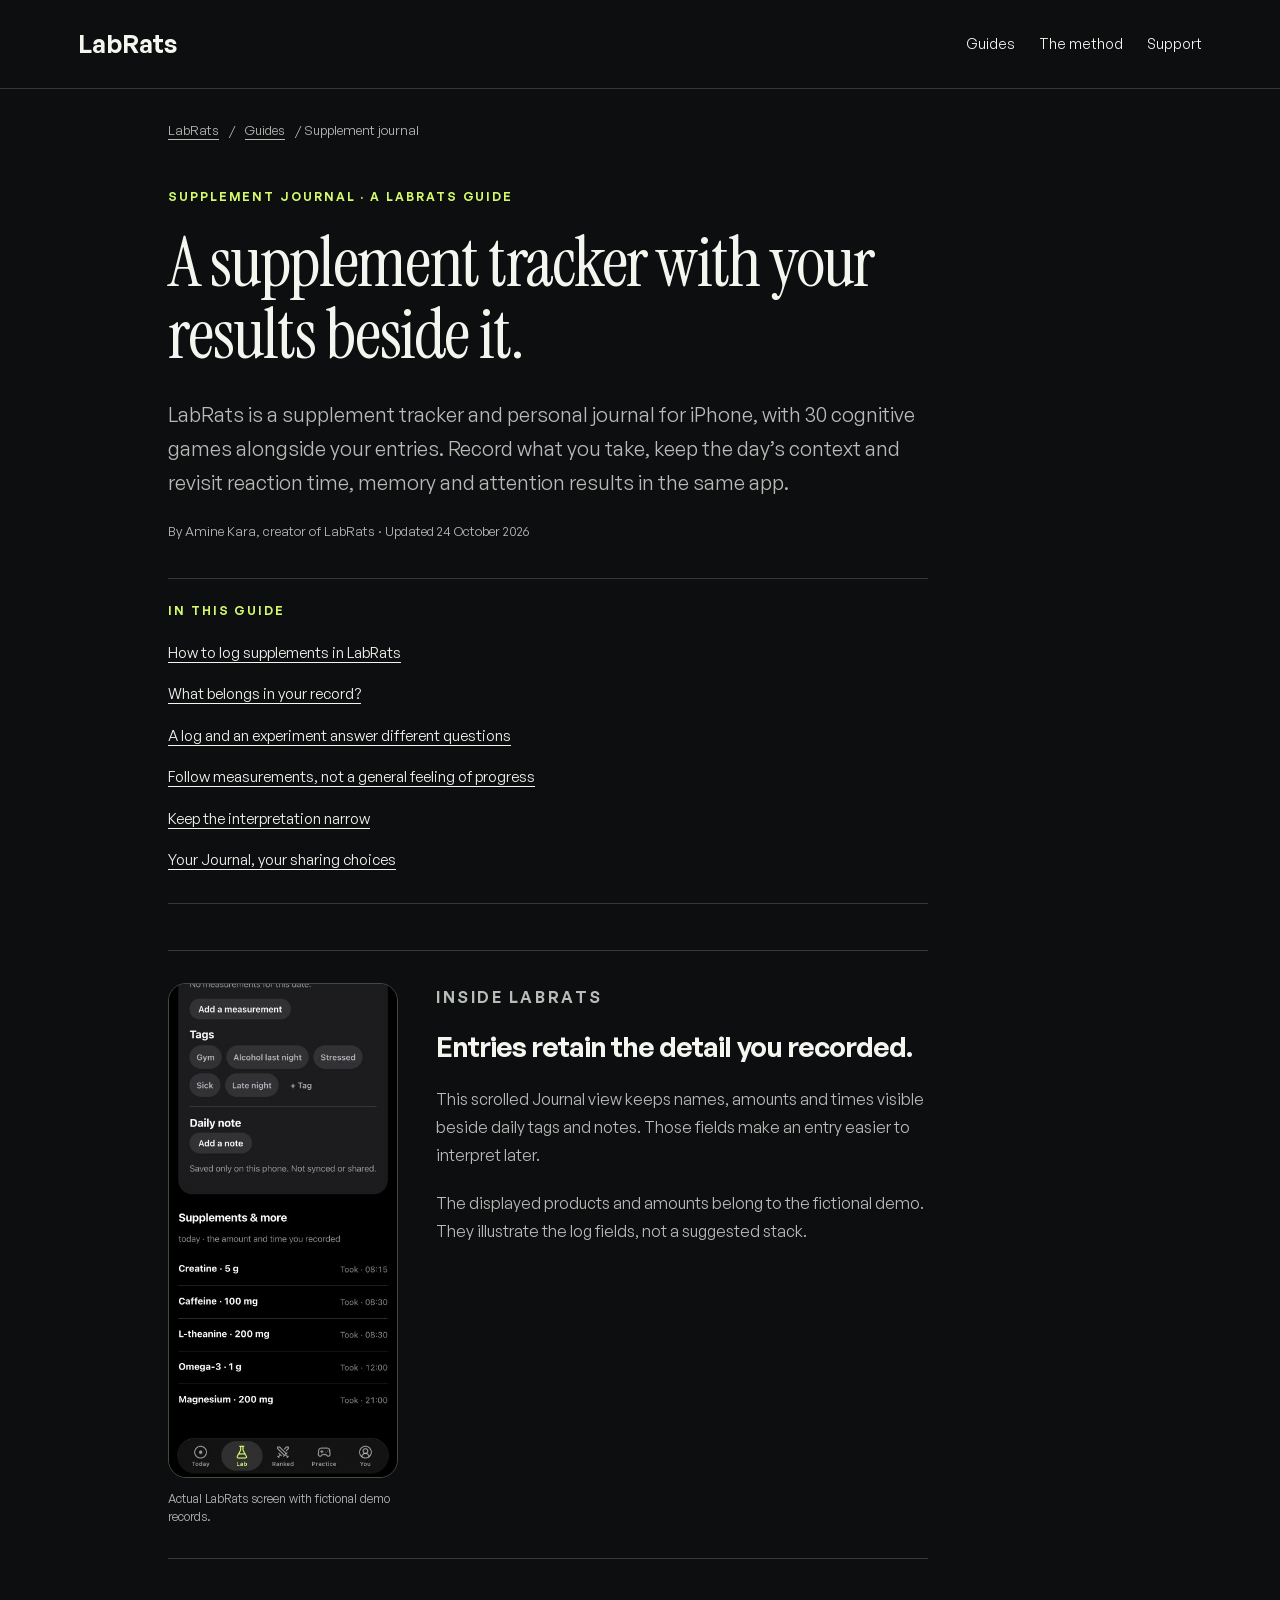
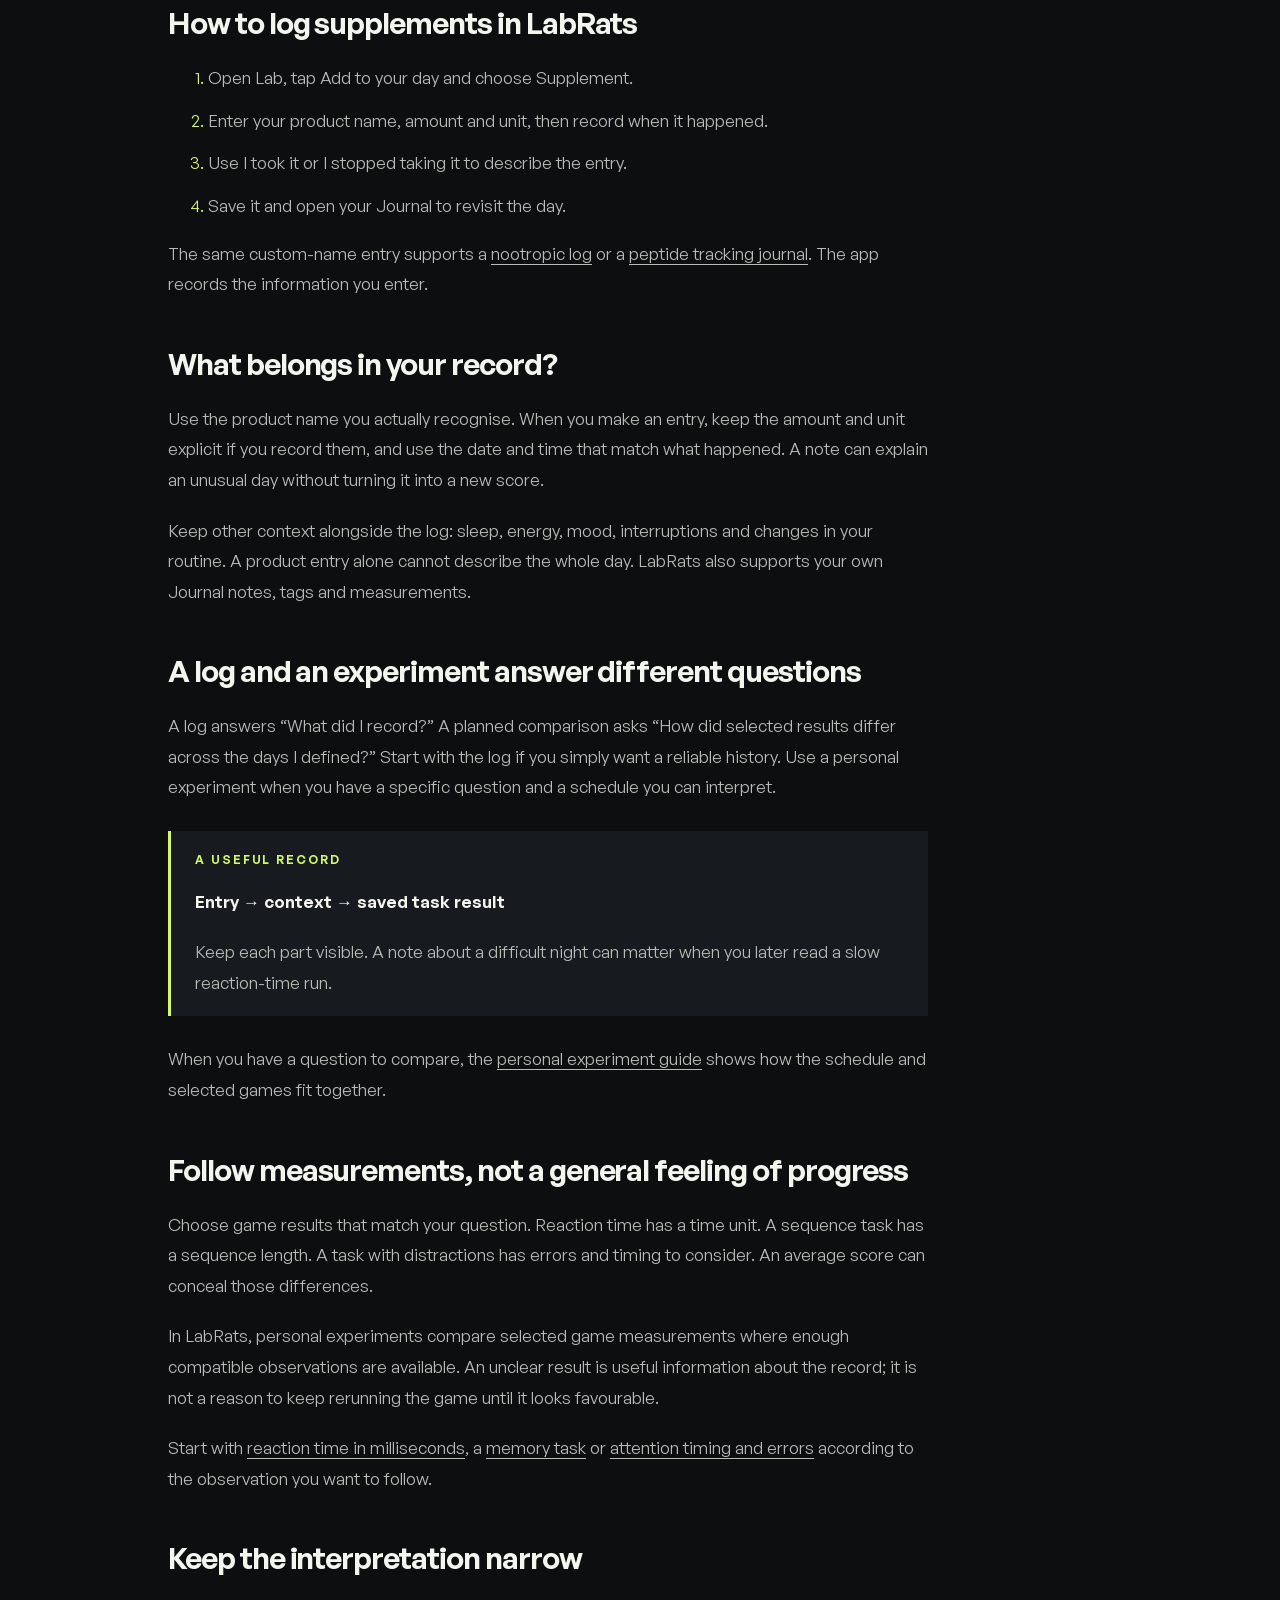
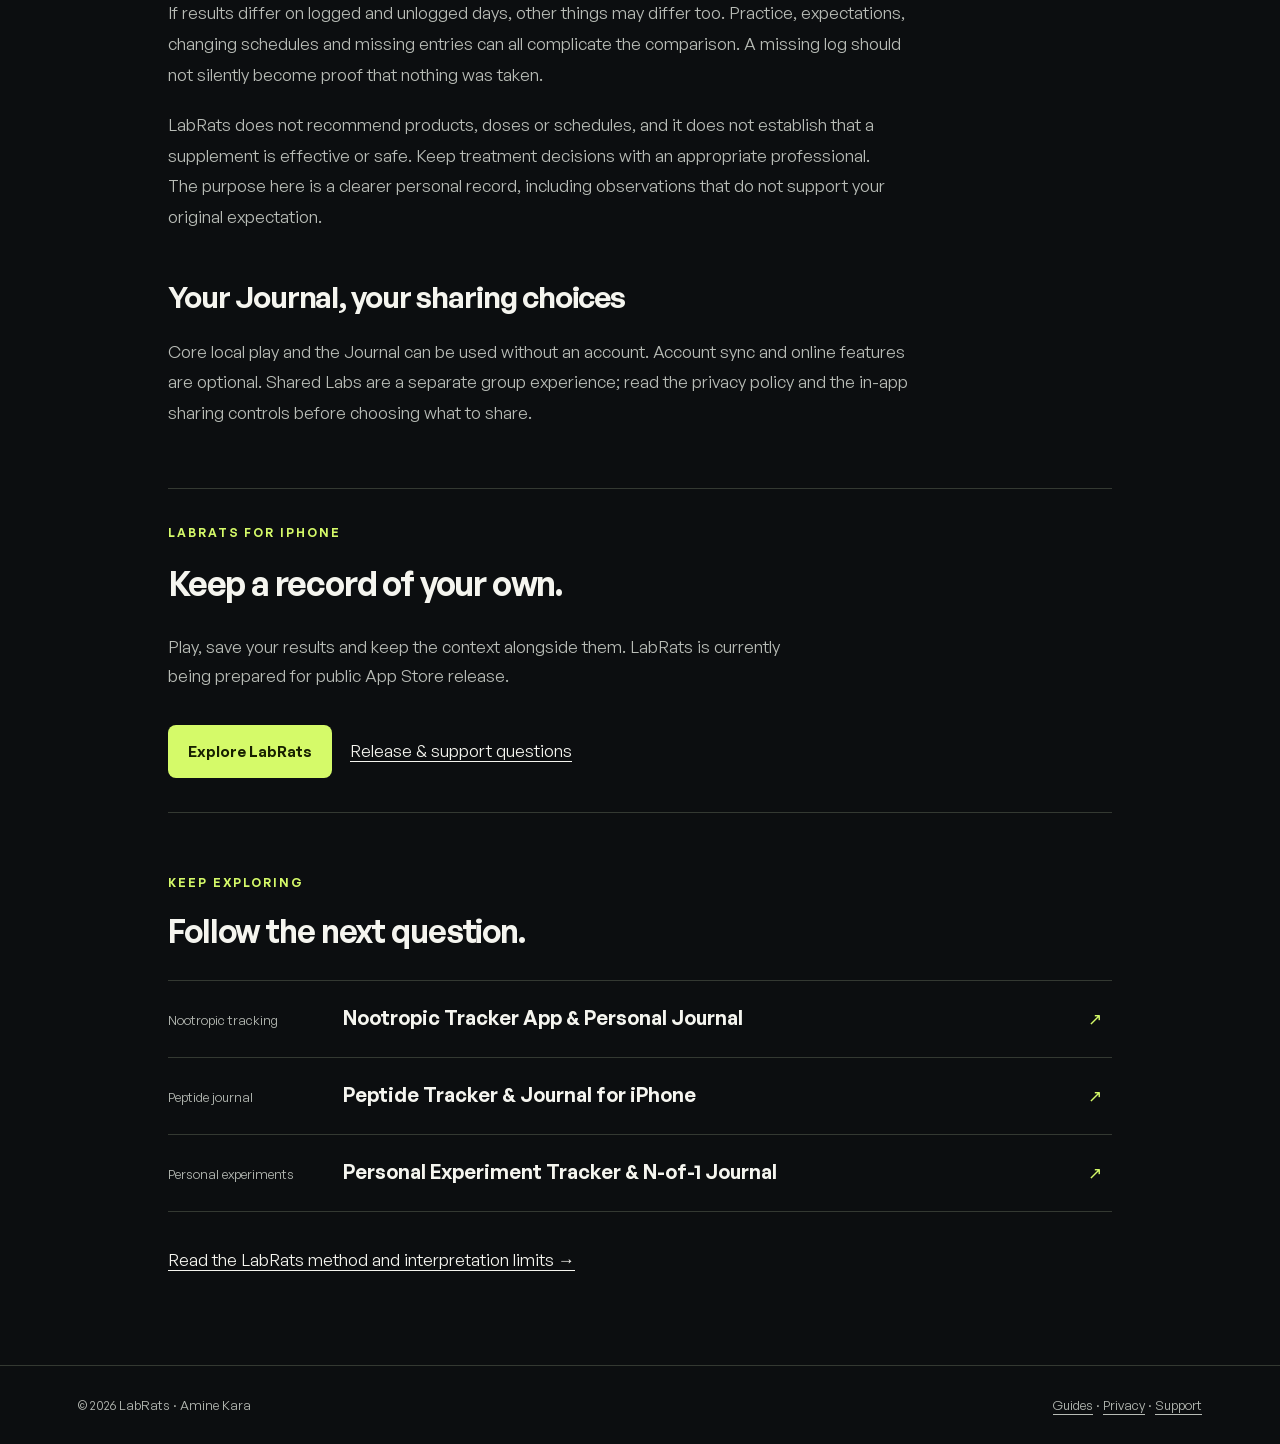
<file: supplement-tracker.html>
<!doctype html>
<html lang="en"><head><meta charset="utf-8"><meta name="viewport" content="width=device-width,initial-scale=1">
<title>Supplement Tracker App with Cognitive Game Results | LabRats</title><meta name="description" content="Log supplements, amounts and times beside cognitive-game results in LabRats for iPhone. Keep a private journal, daily context and planned comparisons."><meta name="robots" content="index,follow,max-image-preview:large">
<link rel="canonical" href="https://aakk91.github.io/labrats-legal/supplement-tracker.html"><link rel="stylesheet" href="style.css"><link rel="stylesheet" href="design.css"><link rel="icon" href="icon.png">
<meta property="og:type" content="article"><meta property="og:title" content="Supplement Tracker App with Cognitive Game Results"><meta property="og:description" content="Log supplements, amounts and times beside cognitive-game results in LabRats for iPhone. Keep a private journal, daily context and planned comparisons."><meta property="og:url" content="https://aakk91.github.io/labrats-legal/supplement-tracker.html"><meta property="og:image" content="https://aakk91.github.io/labrats-legal/icon.png"><meta name="twitter:card" content="summary">
<script type="application/ld+json">{"@context": "https://schema.org", "@graph": [{"@type": "Article", "headline": "Supplement Tracker App with Cognitive Game Results", "description": "Log supplements, amounts and times beside cognitive-game results in LabRats for iPhone. Keep a private journal, daily context and planned comparisons.", "datePublished": "2026-10-24", "dateModified": "2026-10-24", "inLanguage": "en", "mainEntityOfPage": "https://aakk91.github.io/labrats-legal/supplement-tracker.html", "author": {"@type": "Person", "name": "Amine Kara", "url": "https://aakk91.github.io/labrats-legal/support.html"}, "publisher": {"@type": "Organization", "name": "LabRats", "url": "https://aakk91.github.io/labrats-legal/"}, "image": "https://aakk91.github.io/labrats-legal/app-supplement-journal.jpg"}, {"@type": "BreadcrumbList", "itemListElement": [{"@type": "ListItem", "position": 1, "name": "LabRats", "item": "https://aakk91.github.io/labrats-legal/"}, {"@type": "ListItem", "position": 2, "name": "Guides", "item": "https://aakk91.github.io/labrats-legal/guides.html"}, {"@type": "ListItem", "position": 3, "name": "Supplement journal", "item": "https://aakk91.github.io/labrats-legal/supplement-tracker.html"}]}]}</script></head><body>
<a class="skip" href="#main">Skip to content</a><header><nav class="wrap" aria-label="Main"><a class="brand" href="./">LabRats</a><div class="links"><a href="guides.html">Guides</a><a href="method.html">The method</a><a href="support.html">Support</a></div></nav></header><main id="main" class="wrap guide"><nav class="breadcrumbs" aria-label="Breadcrumb"><a href="./">LabRats</a><span>/</span><a href="guides.html">Guides</a><span>/ Supplement journal</span></nav><article><div class="guide-intro"><p class="eyebrow">Supplement journal · A LabRats guide</p><h1>A supplement tracker with your results beside it.</h1><p class="lead">LabRats is a supplement tracker and personal journal for iPhone, with 30 cognitive games alongside your entries. Record what you take, keep the day’s context and revisit reaction time, memory and attention results in the same app.</p><p class="small">By Amine Kara, creator of LabRats · Updated <time datetime="2026-10-24">24 October 2026</time></p></div><nav class="contents" aria-label="On this page"><p class="eyebrow">In this guide</p><a href="#section-1">How to log supplements in LabRats</a><a href="#section-2">What belongs in your record?</a><a href="#section-3">A log and an experiment answer different questions</a><a href="#section-4">Follow measurements, not a general feeling of progress</a><a href="#section-5">Keep the interpretation narrow</a><a href="#section-6">Your Journal, your sharing choices</a></nav><div class="article-body"><section class="app-proof" aria-label="Actual app screen"><figure><a href="app-supplement-journal.jpg" aria-label="Open full-size app screenshot"><img src="app-supplement-journal.jpg" alt="LabRats Journal showing daily tags, a private note area and fictional supplement entries with amounts and times." width="390" height="844" loading="lazy" decoding="async"></a><figcaption>Actual LabRats screen with fictional demo records.</figcaption></figure><div><p class="eyebrow">Inside LabRats</p><h2>Entries retain the detail you recorded.</h2><p>This scrolled Journal view keeps names, amounts and times visible beside daily tags and notes. Those fields make an entry easier to interpret later.</p><p>The displayed products and amounts belong to the fictional demo. They illustrate the log fields, not a suggested stack.</p></div></section><section id="section-1"><h2>How to log supplements in LabRats</h2><ol><li>Open Lab, tap Add to your day and choose Supplement.</li><li>Enter your product name, amount and unit, then record when it happened.</li><li>Use I took it or I stopped taking it to describe the entry.</li><li>Save it and open your Journal to revisit the day.</li></ol><p>The same custom-name entry supports a <a href="nootropic-tracker.html">nootropic log</a> or a <a href="peptide-tracker.html">peptide tracking journal</a>. The app records the information you enter.</p></section><section id="section-2"><h2>What belongs in your record?</h2><p>Use the product name you actually recognise. When you make an entry, keep the amount and unit explicit if you record them, and use the date and time that match what happened. A note can explain an unusual day without turning it into a new score.</p><p>Keep other context alongside the log: sleep, energy, mood, interruptions and changes in your routine. A product entry alone cannot describe the whole day. LabRats also supports your own Journal notes, tags and measurements.</p></section><section id="section-3"><h2>A log and an experiment answer different questions</h2><p>A log answers “What did I record?” A planned comparison asks “How did selected results differ across the days I defined?” Start with the log if you simply want a reliable history. Use a personal experiment when you have a specific question and a schedule you can interpret.</p><div class="example"><span class="eyebrow">A useful record</span><p><strong>Entry → context → saved task result</strong></p><p>Keep each part visible. A note about a difficult night can matter when you later read a slow reaction-time run.</p></div><p>When you have a question to compare, the <a href="personal-experiment-tracker.html">personal experiment guide</a> shows how the schedule and selected games fit together.</p></section><section id="section-4"><h2>Follow measurements, not a general feeling of progress</h2><p>Choose game results that match your question. Reaction time has a time unit. A sequence task has a sequence length. A task with distractions has errors and timing to consider. An average score can conceal those differences.</p><p>In LabRats, personal experiments compare selected game measurements where enough compatible observations are available. An unclear result is useful information about the record; it is not a reason to keep rerunning the game until it looks favourable.</p><p>Start with <a href="reaction-time-test.html">reaction time in milliseconds</a>, a <a href="memory-test.html">memory task</a> or <a href="attention-focus-tests.html">attention timing and errors</a> according to the observation you want to follow.</p></section><section id="section-5"><h2>Keep the interpretation narrow</h2><p>If results differ on logged and unlogged days, other things may differ too. Practice, expectations, changing schedules and missing entries can all complicate the comparison. A missing log should not silently become proof that nothing was taken.</p><p>LabRats does not recommend products, doses or schedules, and it does not establish that a supplement is effective or safe. Keep treatment decisions with an appropriate professional. The purpose here is a clearer personal record, including observations that do not support your original expectation.</p></section><section id="section-6"><h2>Your Journal, your sharing choices</h2><p>Core local play and the Journal can be used without an account. Account sync and online features are optional. Shared Labs are a separate group experience; read the privacy policy and the in-app sharing controls before choosing what to share.</p></section></div></article><aside class="guide-cta"><p class="eyebrow">LabRats for iPhone</p><h2>Keep a record of your own.</h2><p>Play, save your results and keep the context alongside them. LabRats is currently being prepared for public App Store release.</p><div class="actions"><a class="button" href="./">Explore LabRats</a><a href="support.html">Release &amp; support questions</a></div></aside><section class="related"><p class="eyebrow">Keep exploring</p><h2>Follow the next question.</h2><div class="guide-list"><a href="nootropic-tracker.html"><span>Nootropic tracking</span><strong>Nootropic Tracker App &amp; Personal Journal</strong><span aria-hidden="true">↗</span></a><a href="peptide-tracker.html"><span>Peptide journal</span><strong>Peptide Tracker &amp; Journal for iPhone</strong><span aria-hidden="true">↗</span></a><a href="personal-experiment-tracker.html"><span>Personal experiments</span><strong>Personal Experiment Tracker &amp; N-of-1 Journal</strong><span aria-hidden="true">↗</span></a></div><p><a href="method.html">Read the LabRats method and interpretation limits →</a></p></section></main><footer><div class="wrap"><span>© 2026 LabRats · Amine Kara</span><span><a href="guides.html">Guides</a> · <a href="privacy-policy.html">Privacy</a> · <a href="support.html">Support</a></span></div></footer></body></html>
</file>
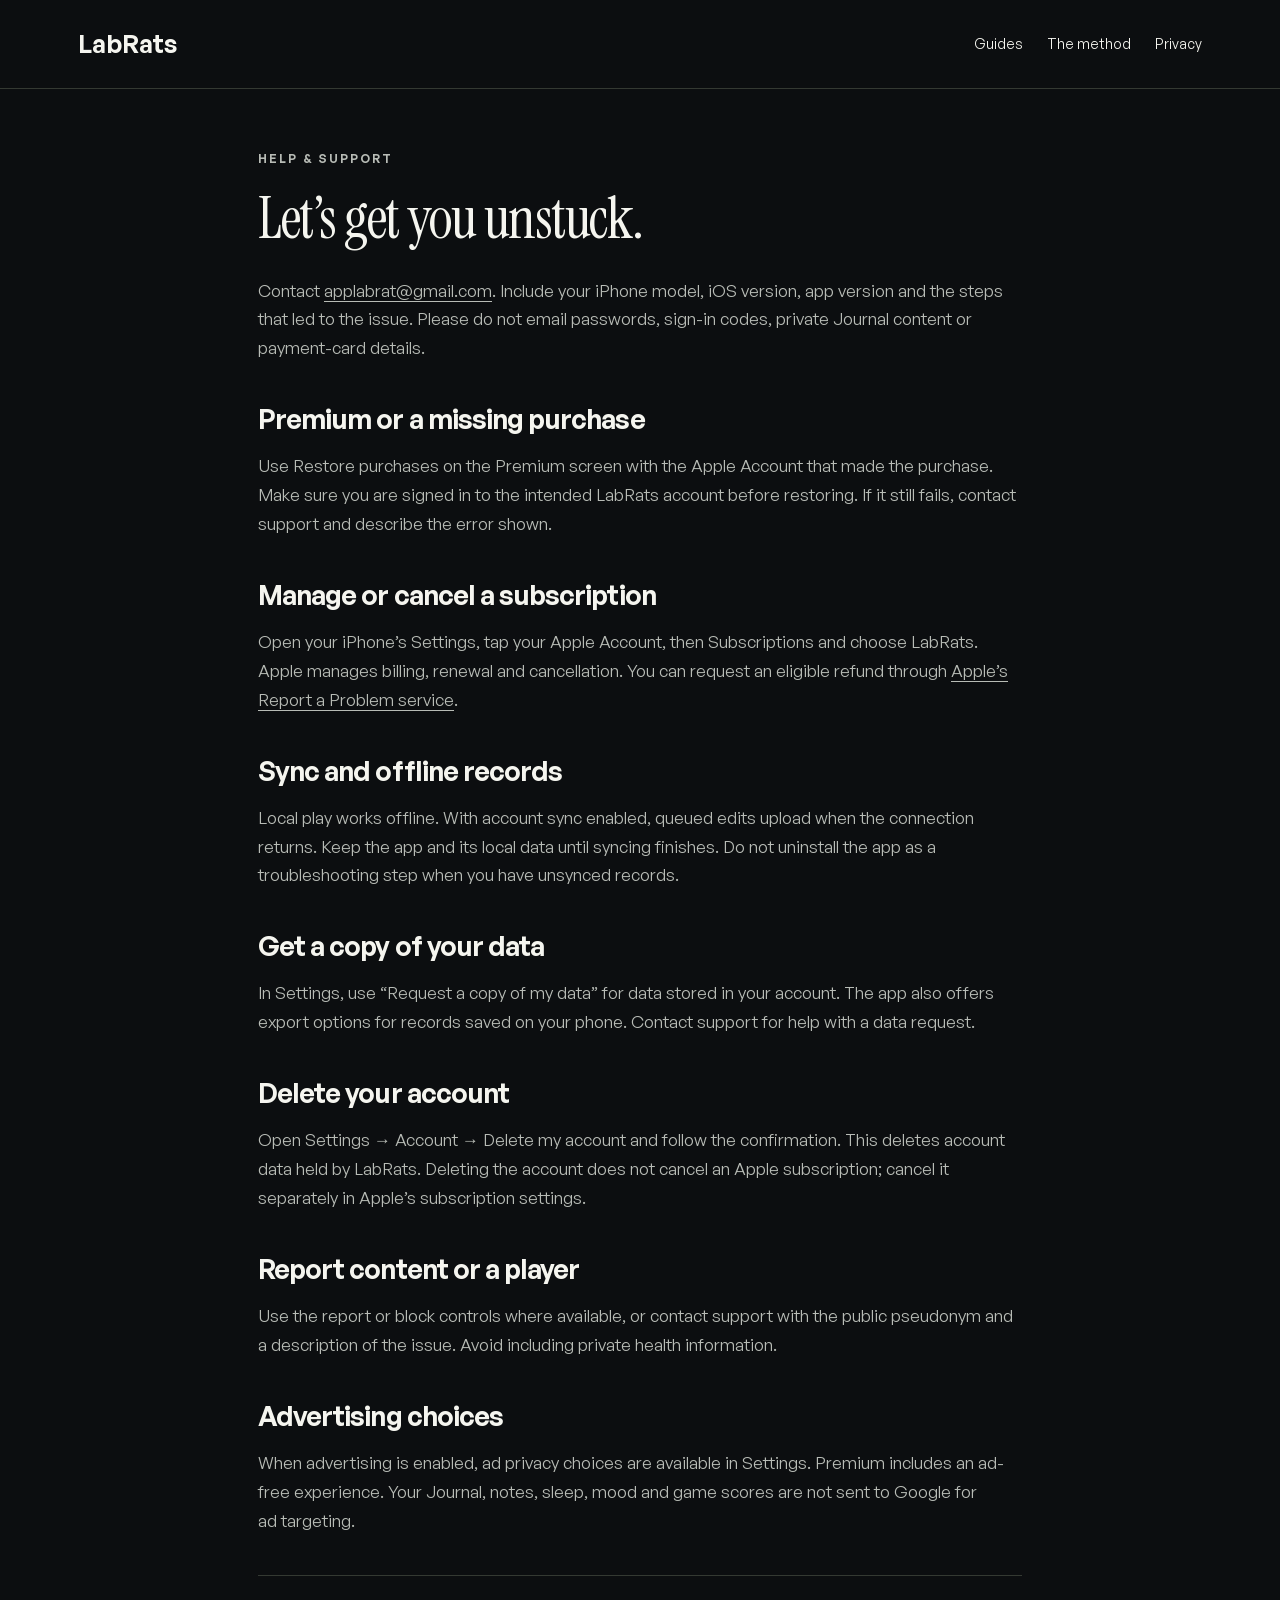
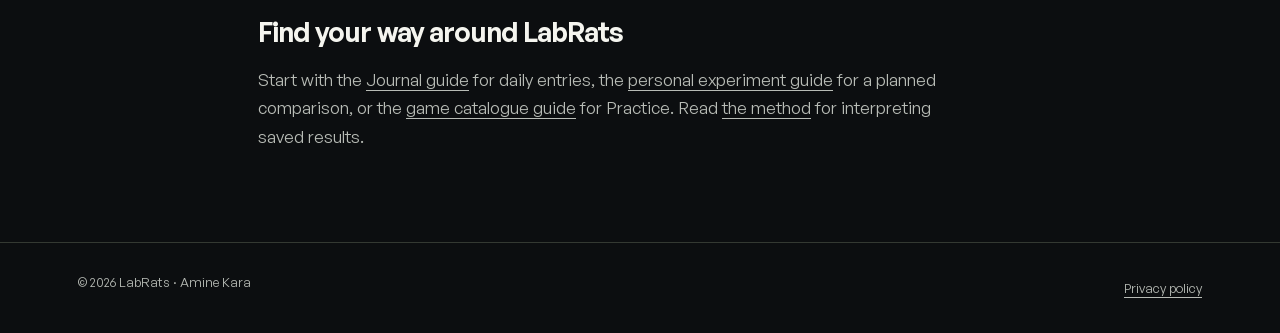
<file: support.html>
<!doctype html><html lang="en"><head><meta charset="utf-8"><meta name="viewport" content="width=device-width,initial-scale=1"><title>LabRats Support — Account, Purchases, Data & Help</title><meta name="description" content="Get help with LabRats, restore Premium purchases, manage subscriptions, request account data or delete your account. Contact applabrat@gmail.com."><link rel="canonical" href="https://aakk91.github.io/labrats-legal/support.html"><link rel="stylesheet" href="style.css"><link rel="stylesheet" href="design.css"><link rel="icon" href="icon.png"></head><body><header><nav class="wrap" aria-label="Main"><a class="brand" href="./">LabRats</a><div class="links"><a href="guides.html">Guides</a><a href="method.html">The method</a><a href="privacy-policy.html">Privacy</a></div></nav></header><main class="wrap prose"><p class="eyebrow">Help &amp; support</p><h1>Let’s get you unstuck.</h1><p>Contact <a href="mailto:applabrat@gmail.com">applabrat@gmail.com</a>. Include your iPhone model, iOS version, app version and the steps that led to the issue. Please do not email passwords, sign-in codes, private Journal content or payment-card details.</p><h2>Premium or a missing purchase</h2><p>Use Restore purchases on the Premium screen with the Apple Account that made the purchase. Make sure you are signed in to the intended LabRats account before restoring. If it still fails, contact support and describe the error shown.</p><h2>Manage or cancel a subscription</h2><p>Open your iPhone’s Settings, tap your Apple Account, then Subscriptions and choose LabRats. Apple manages billing, renewal and cancellation. You can request an eligible refund through <a href="https://reportaproblem.apple.com/">Apple’s Report a Problem service</a>.</p><h2>Sync and offline records</h2><p>Local play works offline. With account sync enabled, queued edits upload when the connection returns. Keep the app and its local data until syncing finishes. Do not uninstall the app as a troubleshooting step when you have unsynced records.</p><h2>Get a copy of your data</h2><p>In Settings, use “Request a copy of my data” for data stored in your account. The app also offers export options for records saved on your phone. Contact support for help with a data request.</p><h2>Delete your account</h2><p>Open Settings → Account → Delete my account and follow the confirmation. This deletes account data held by LabRats. Deleting the account does not cancel an Apple subscription; cancel it separately in Apple’s subscription settings.</p><h2>Report content or a player</h2><p>Use the report or block controls where available, or contact support with the public pseudonym and a description of the issue. Avoid including private health information.</p><h2>Advertising choices</h2><p>When advertising is enabled, ad privacy choices are available in Settings. Premium includes an ad-free experience. Your Journal, notes, sleep, mood and game scores are not sent to Google for ad targeting.</p><section class="support-guides"><h2>Find your way around LabRats</h2><p>Start with the <a href="supplement-tracker.html">Journal guide</a> for daily entries, the <a href="personal-experiment-tracker.html">personal experiment guide</a> for a planned comparison, or the <a href="brain-training-app.html">game catalogue guide</a> for Practice. Read <a href="method.html">the method</a> for interpreting saved results.</p></section></main><footer><div class="wrap"><span>© 2026 LabRats · Amine Kara</span><a href="privacy-policy.html">Privacy policy</a></div></footer></body></html>
</file>
<file: style.css>
:root{color-scheme:dark;--bg:#0c0e10;--surface:#171a1e;--ink:#f5f5ef;--muted:#b6bbb4;--line:#343932;--lime:#d5fa69;--blue:#8bb1ff;font-family:Arial,Helvetica,sans-serif}*{box-sizing:border-box}html{scroll-behavior:smooth}body{margin:0;background:var(--bg);color:var(--ink);font-size:17px;line-height:1.65}a{color:inherit;text-underline-offset:4px}a:hover{color:var(--lime)}.wrap{max-width:1180px;margin:auto;padding:0 28px}header{border-bottom:1px solid var(--line)}nav{display:flex;align-items:center;justify-content:space-between;gap:24px;min-height:88px}.brand{font-size:25px;font-weight:800;text-decoration:none;display:flex;align-items:center;gap:12px}.brand img{width:42px;height:42px;border-radius:10px}.links{display:flex;gap:24px;font-size:14px}.links a{text-decoration:none}.eyebrow{text-transform:uppercase;letter-spacing:.16em;font-size:12px;font-weight:700;color:var(--lime)}.hero{padding:92px 0 88px;display:grid;grid-template-columns:1.1fr 1fr;gap:70px;align-items:center}h1{font-size:clamp(44px,6.5vw,80px);line-height:1.03;letter-spacing:-.055em;margin:20px 0 28px;max-width:760px}h1 em{font-style:normal;color:var(--lime)}.lead{font-size:20px;color:var(--muted);max-width:580px}.actions{display:flex;gap:18px;align-items:center;flex-wrap:wrap;margin-top:34px}.button{display:inline-block;background:var(--lime);color:#172000;padding:14px 22px;border-radius:7px;text-decoration:none;font-size:15px;font-weight:700}.button:hover{color:#172000;background:#e4ff94}.secondary{font-size:15px}.small{font-size:13px;color:var(--muted)}.demo{border:1px solid var(--line);border-radius:22px;background:var(--surface);padding:30px;box-shadow:0 24px 80px #0005;transform:rotate(2deg)}.demo-head{display:flex;justify-content:space-between;align-items:center;font-size:13px;color:var(--muted)}.demo h2{font-size:26px;margin:20px 0 5px;letter-spacing:-.03em}.demo svg{width:100%;height:auto;margin:20px 0 8px}.demo .metric{display:flex;align-items:baseline;gap:10px;font-size:45px;font-weight:700;line-height:1.3}.demo .metric span{font-size:15px;color:var(--muted);font-weight:400}.demo .caption{font-size:12px;color:var(--muted)}.tag{padding:7px 12px;border:1px solid var(--line);border-radius:40px;font-size:12px}.strip{display:flex;justify-content:space-between;gap:20px;padding:24px 0;border-block:1px solid var(--line);font-size:14px;color:var(--muted)}section.section{padding:80px 0;border-bottom:1px solid var(--line)}h2{font-size:clamp(30px,4vw,46px);line-height:1.15;letter-spacing:-.04em;margin:12px 0 30px}h3{font-size:22px;line-height:1.3;letter-spacing:-.02em}p{margin:0 0 20px}.grid{display:grid;grid-template-columns:repeat(3,1fr);gap:36px}.grid article{padding-top:22px;border-top:2px solid var(--line)}.number{font-size:13px;color:var(--lime)}.grid p,.two p{color:var(--muted)}.two{display:grid;grid-template-columns:1fr 1fr;gap:60px}.list{padding-left:22px}.list li{margin:10px 0}details{border-top:1px solid var(--line);padding:20px 0}summary{font-size:19px;font-weight:600;cursor:pointer}details p{margin:18px 0 0;color:var(--muted);max-width:850px}.closing{padding:78px 0}.closing h2{max-width:650px}footer{border-top:1px solid var(--line);padding:28px 0;font-size:13px;color:var(--muted)}footer .wrap{display:flex;justify-content:space-between;gap:22px;flex-wrap:wrap}.prose{max-width:820px;padding-top:60px;padding-bottom:70px}.prose h1{font-size:52px;line-height:1.08}.prose h2{font-size:27px;margin:40px 0 18px}.prose h3{margin-top:32px}.prose p,.prose li{color:var(--muted)}.prose strong{color:var(--ink)}table{border-collapse:collapse;width:100%;font-size:14px}td,th{text-align:left;vertical-align:top;border-bottom:1px solid var(--line);padding:13px 10px}.skip{position:absolute;left:-9999px}.skip:focus{left:20px;top:8px;background:var(--bg);padding:10px;z-index:2}a:focus-visible,summary:focus-visible{outline:2px solid var(--lime);outline-offset:5px}@media(max-width:760px){.wrap{padding-inline:22px}nav{min-height:76px}.links{gap:16px;font-size:12px}.brand{font-size:22px}.brand img{width:32px;height:32px}.hero{grid-template-columns:1fr;gap:38px;padding:52px 0}.demo{transform:none;max-width:460px}.grid,.two{grid-template-columns:1fr;gap:24px}.strip{flex-wrap:wrap;justify-content:flex-start;gap:10px 24px}.section.section{padding:50px 0}.prose{padding-top:34px}.prose h1{font-size:40px}.lead{font-size:18px}}@media(prefers-reduced-motion:reduce){html{scroll-behavior:auto}}

/* Search guides: an editorial reading layout within the existing LabRats design. */
.guide{max-width:1000px;padding-block:30px 70px}.breadcrumbs{display:flex;justify-content:flex-start;min-height:0;gap:10px;flex-wrap:wrap;font-size:13px;color:var(--muted);margin:0 0 46px}.guide-intro{max-width:850px}.guide-intro h1{font-size:clamp(40px,6vw,68px);line-height:1.07;max-width:850px}.guide-intro .lead{max-width:760px}.contents{display:flex;align-items:stretch;flex-direction:column;min-height:0;gap:0;border-block:1px solid var(--line);margin:36px 0 46px;padding:22px 0;max-width:760px}.contents p{margin-bottom:10px}.contents a{font-size:15px;padding:5px 0}.article-body{max-width:760px}.article-body section{margin:0 0 46px;scroll-margin-top:24px}.article-body h2{font-size:30px;margin:0 0 22px;line-height:1.2}.article-body p,.article-body li{color:var(--muted)}.article-body strong{color:var(--ink)}.article-body li{margin:12px 0}.article-body li::marker{color:var(--lime)}.example{border-left:3px solid var(--lime);padding:18px 24px;margin:28px 0;background:var(--surface)}.example p:last-child{margin:0}.example .eyebrow{display:block;margin-bottom:16px}.table-scroll{overflow-x:auto;margin-bottom:26px}th{color:var(--ink)}.guide-cta{border-block:1px solid var(--line);padding:34px 0;margin:60px 0}.guide-cta h2{font-size:34px}.guide-cta p{max-width:650px;color:var(--muted)}.guide-cta .eyebrow{color:var(--lime)}.related h2{font-size:32px}.guide-list{margin:28px 0 34px}.guide-list>a{display:grid;grid-template-columns:155px 1fr 24px;gap:20px;border-top:1px solid var(--line);padding:23px 0;text-decoration:none;align-items:baseline}.guide-list>a:last-child{border-bottom:1px solid var(--line)}.guide-list>a>span:first-child{font-size:13px;color:var(--muted)}.guide-list strong{font-size:20px;line-height:1.35}.guide-hub{padding:75px 0 25px}.guide-hub h1{max-width:920px}.guide-hub h1 em{color:var(--lime);font-style:normal}.hub-list>a{padding-block:34px;grid-template-columns:170px 1fr 28px}.hub-list h2{font-size:29px;margin:0 0 14px}.hub-list p{font-size:16px;color:var(--muted);margin:0;max-width:700px}.arrow{font-size:24px;color:var(--lime)}
@media(max-width:760px){.links{flex-wrap:wrap;justify-content:flex-end;gap:8px 13px;max-width:220px}nav{gap:12px}.guide{padding-top:24px}.breadcrumbs{margin-bottom:28px}.guide-list>a,.hub-list>a{grid-template-columns:1fr 24px;gap:10px}.guide-list>a>span:first-child{grid-column:1/-1}.guide-list strong{font-size:19px}.guide-hub{padding-top:42px}.hub-list h2{font-size:25px}.article-body h2{font-size:26px}.guide-cta{margin-top:40px}.example{padding-inline:18px}}

/* App screenshot evidence */
.app-proof{display:grid;grid-template-columns:250px 1fr;gap:36px;align-items:start;margin:12px 0 50px;padding:30px 0;border-block:1px solid var(--line)}.app-proof figure{margin:0}.app-proof img{display:block;width:100%;height:auto;border:1px solid var(--line);border-radius:18px}.app-proof figcaption,.home-screens figcaption{font-size:12px;line-height:1.5;color:var(--muted);margin-top:12px}.app-proof h2{font-size:29px}.app-proof p{font-size:16px}.app-proof li{font-size:16px}.home-screens{margin:0;max-width:480px}.home-screens>div{display:grid;grid-template-columns:1fr 1fr;gap:18px;align-items:center}.home-screens img{display:block;width:100%;height:auto;border:1px solid var(--line);border-radius:18px}.hero .lead a{color:var(--ink)}
@media(max-width:760px){.app-proof{grid-template-columns:1fr;gap:24px}.app-proof figure{max-width:260px;margin-inline:auto}.app-proof>div{grid-row:1}.home-screens{max-width:400px}.home-screens>div{gap:12px}.app-proof h2{font-size:26px}}
</file>
<file: design.css>
/* LabRats website: shared typography, reading rhythm and equal app frames. */
@font-face{font-family:General Sans;src:url(general-sans-400.woff2) format('woff2');font-weight:400;font-display:swap}
@font-face{font-family:General Sans;src:url(general-sans-600.woff2) format('woff2');font-weight:600 800;font-display:swap}
@font-face{font-family:Instrument Serif;src:url(instrument-serif-400.woff2) format('woff2');font-weight:400;font-display:swap}
:root{font-family:General Sans,Arial,sans-serif;--muted:#b8bcb6}
body{font-size:17px;line-height:1.7;-webkit-font-smoothing:antialiased}
h1,h2,h3,p{text-wrap:pretty}
h1,.guide-intro h1,.prose h1,.guide-hub h1{font-family:Instrument Serif,Georgia,serif;font-weight:400;letter-spacing:-.025em;line-height:1.02}
h2{font-weight:600;letter-spacing:-.035em}h3{font-weight:600}
.hero{grid-template-columns:minmax(0,1fr) minmax(0,1fr);gap:64px;padding:56px 0 52px;align-items:center}
.hero h1{font-size:clamp(58px,6.1vw,78px);margin:22px 0 26px;max-width:560px}
.hero h1 em{display:inline}
.hero .lead{font-size:19px;line-height:1.65;max-width:475px}
.hero .actions{gap:22px;margin-top:28px}
.hero .small{max-width:420px;font-size:12px}
.button{border-radius:8px;padding:14px 20px;min-height:48px}
.secondary{font-size:14px}
.home-screens{max-width:100%;width:100%;margin:0}
.home-screens>.screen-pair{display:grid;grid-template-columns:repeat(2,minmax(0,1fr));gap:20px;align-items:start}
.screen-panel{min-width:0}.screen-label{display:flex;align-items:baseline;gap:10px;font-size:12px;font-weight:600;margin:0 0 12px;color:var(--ink)}.screen-label span{color:var(--muted);font-size:10px;letter-spacing:.08em}
.screen-panel>a{display:block;border-radius:20px;overflow:hidden;border:1px solid #454a41;background:#000;box-shadow:0 14px 36px #0003}
.home-screens img{width:100%;height:auto;aspect-ratio:390/844;object-fit:contain;border:0;border-radius:0;margin:0}
.home-screens figcaption{font-size:11px;margin-top:16px;color:var(--muted)}
.strip{min-height:0;padding-block:22px;gap:20px;align-items:center}
.strip a{display:flex;gap:18px;justify-content:space-between;text-decoration:none;font-size:13px}
.strip a span{color:var(--lime)}
.section>p:not(.eyebrow){max-width:740px;color:var(--muted)}
.grid{gap:32px}.grid article{border-top-width:1px;padding-top:25px}.grid h3{margin:18px 0 16px}.grid p{font-size:16px}
.guide-list>a{transition:color .15s ease}.guide-list>a:hover strong,.hub-list>a:hover h2{color:var(--lime)}
.guide-list>a>span:last-child{color:var(--lime)}
.guide-intro{max-width:800px}.guide-intro h1{font-size:clamp(44px,6vw,70px)}
.guide-intro .lead{line-height:1.7;font-size:20px}.article-body{line-height:1.8}
.contents a{padding-block:8px}.contents a:hover{color:var(--lime)}
.app-proof{grid-template-columns:230px minmax(0,1fr);gap:38px;padding-block:32px}.app-proof img{border-color:#454a41;border-radius:18px}.app-proof h2{font-size:28px;line-height:1.15}.app-proof p{line-height:1.75}
footer a{padding-block:6px}.prose h1{font-size:58px}.support-guides{border-top:1px solid var(--line);margin-top:40px}
@media(min-width:761px) and (max-width:1050px){.hero{gap:32px}.hero h1{font-size:62px}.hero .lead{font-size:17px}.hero .actions{gap:14px}.home-screens>.screen-pair{gap:12px}}
@media(max-width:760px){header nav{flex-wrap:wrap;gap:12px;min-height:0;padding-block:16px}.brand{width:100%;font-size:21px}.brand img{width:30px;height:30px}.links{width:100%;max-width:none;justify-content:space-between;gap:8px;font-size:12px}.hero{grid-template-columns:1fr;gap:36px;padding:38px 0 32px}.hero h1{font-size:clamp(54px,10vw,72px);margin:18px 0 22px}.hero .lead{font-size:18px;max-width:500px}.hero .eyebrow{font-size:10px;letter-spacing:.12em}.hero .actions{gap:16px}.hero .small{margin-bottom:0}.home-screens{max-width:480px;margin-inline:auto}.home-screens>.screen-pair{gap:14px}.screen-panel>a{border-radius:14px}.screen-label{font-size:11px;gap:7px;margin-bottom:10px}.home-screens figcaption{font-size:10px;margin-top:12px}.strip{display:grid;grid-template-columns:repeat(2,minmax(0,1fr));gap:16px 22px}.strip a{font-size:12px;gap:8px}.app-proof{grid-template-columns:1fr;gap:24px}.app-proof figure{width:100%;max-width:260px}.app-proof h2{font-size:26px}.guide-intro .lead{font-size:18px}.guide-intro h1{font-size:46px}.prose h1{font-size:46px}.links a{padding-block:5px}.brand{flex-shrink:0}.guide-list strong{font-size:18px}}
@media(prefers-reduced-motion:reduce){.guide-list>a{transition:none}}
</file>
